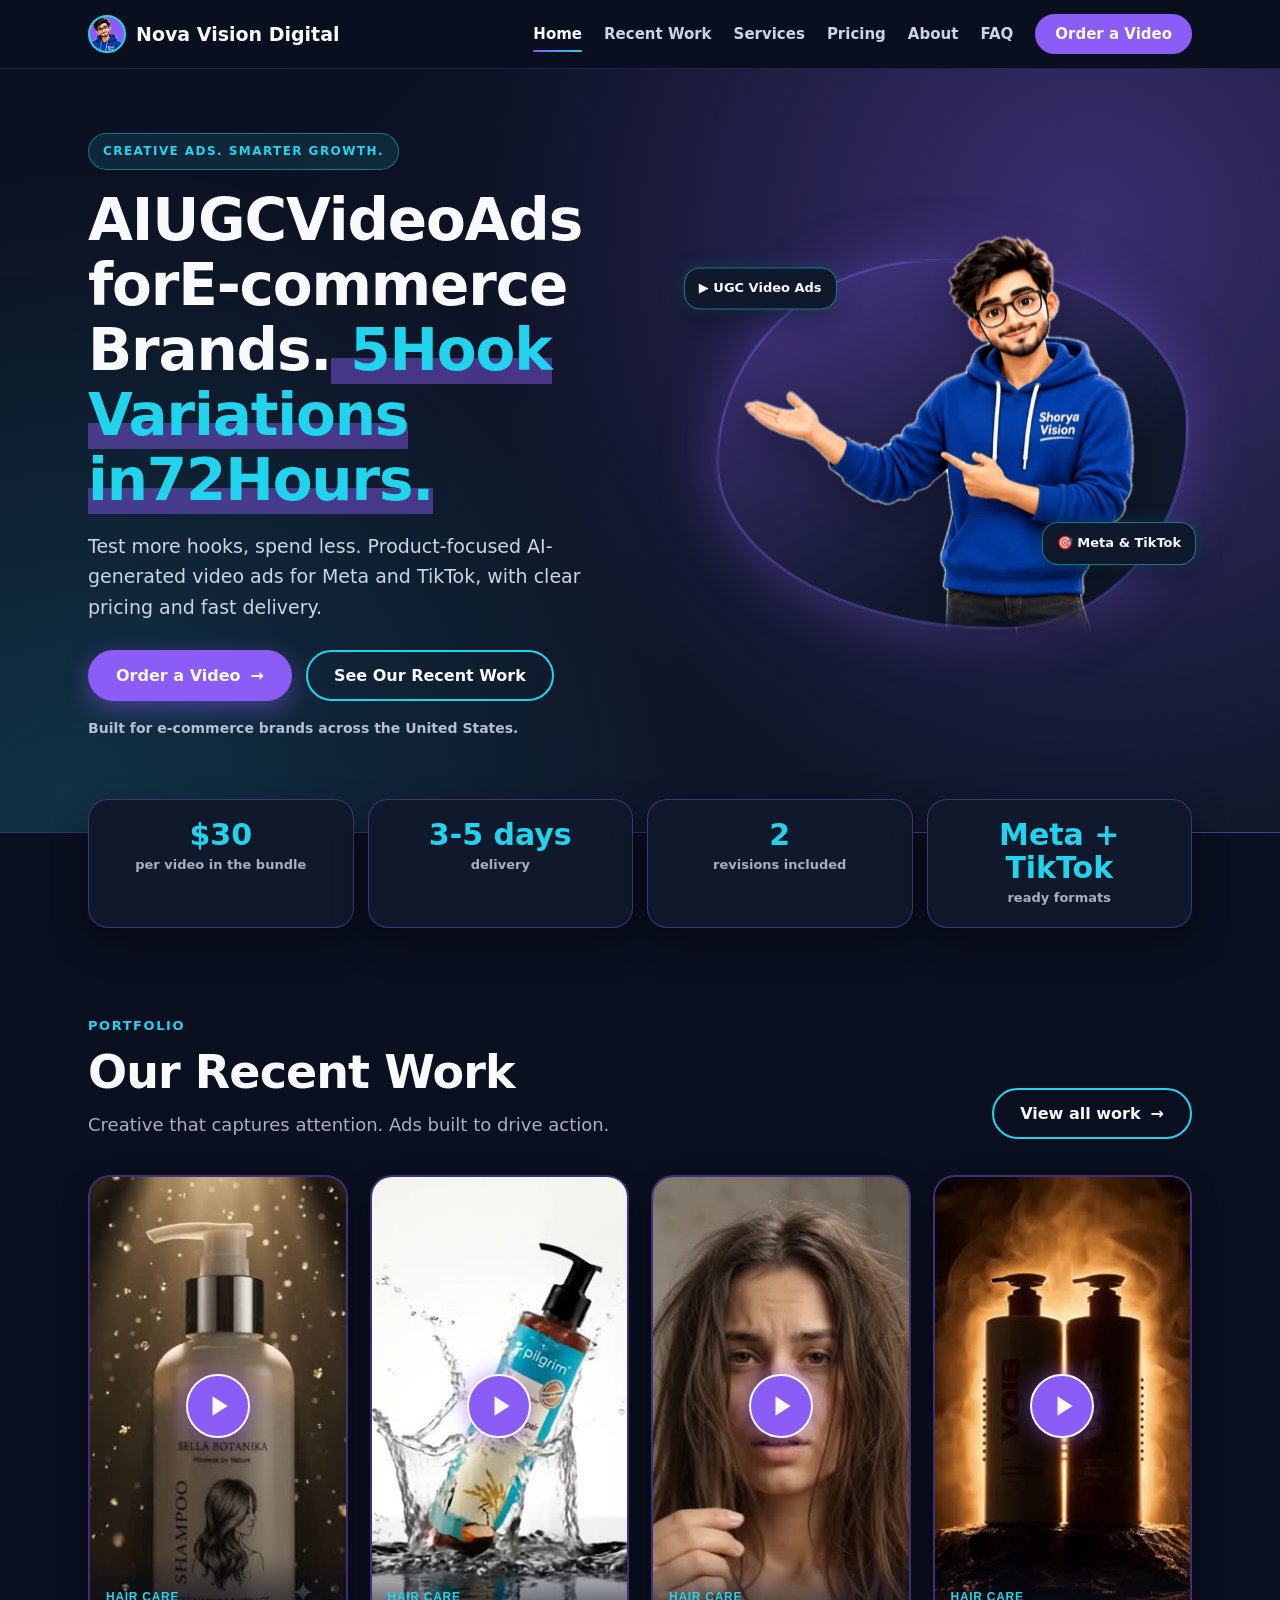
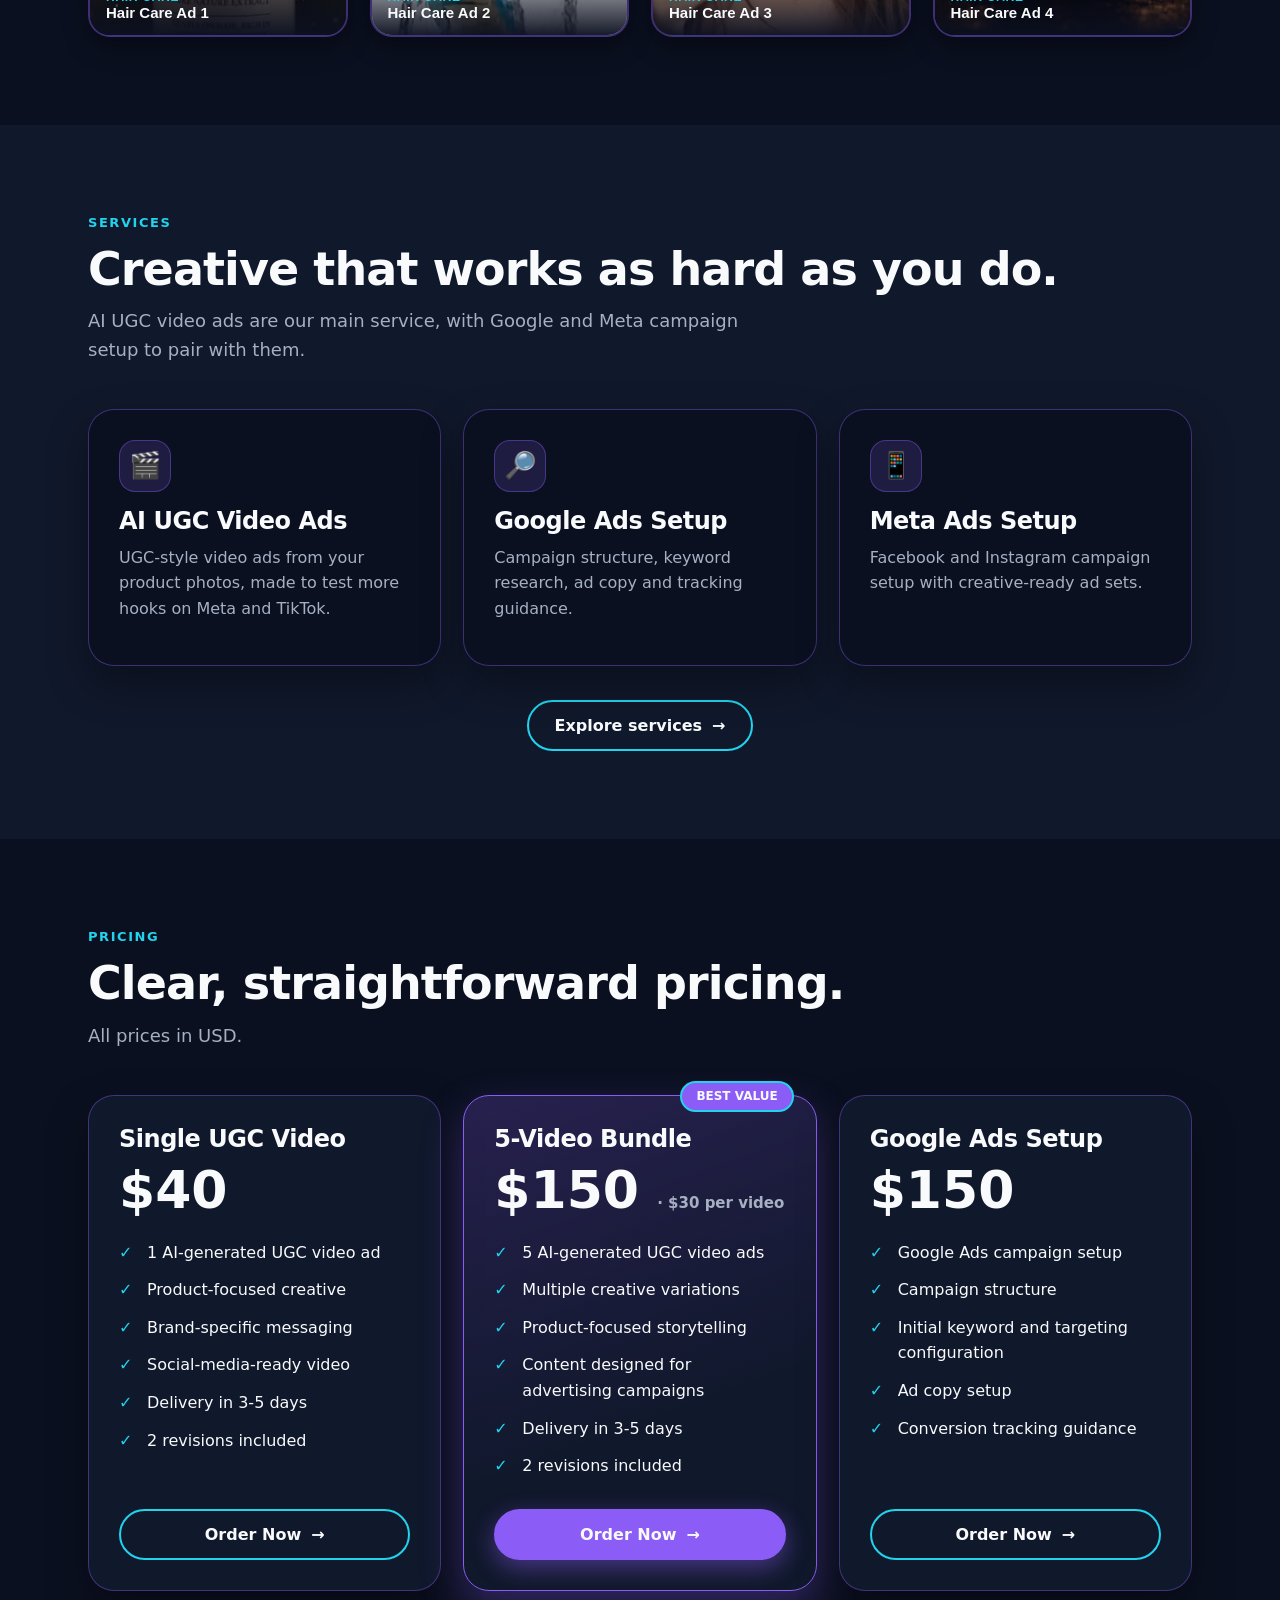
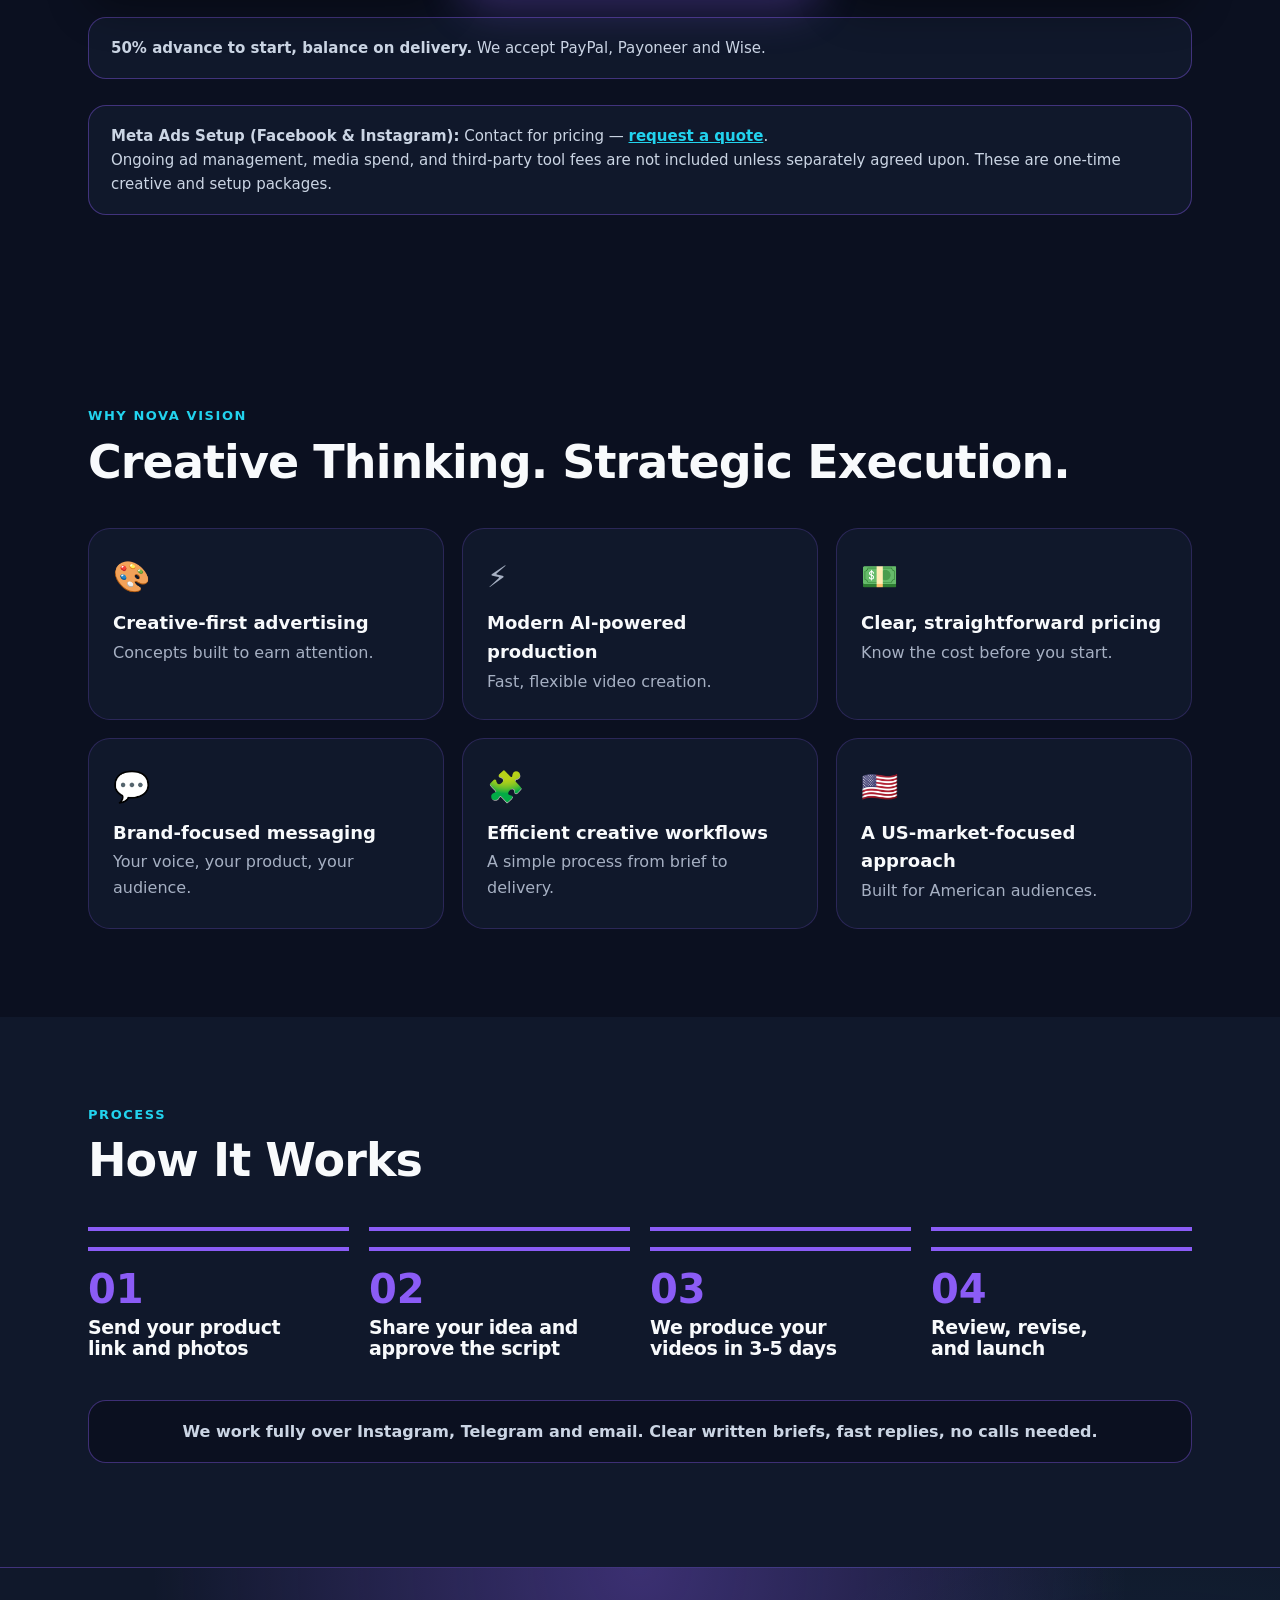
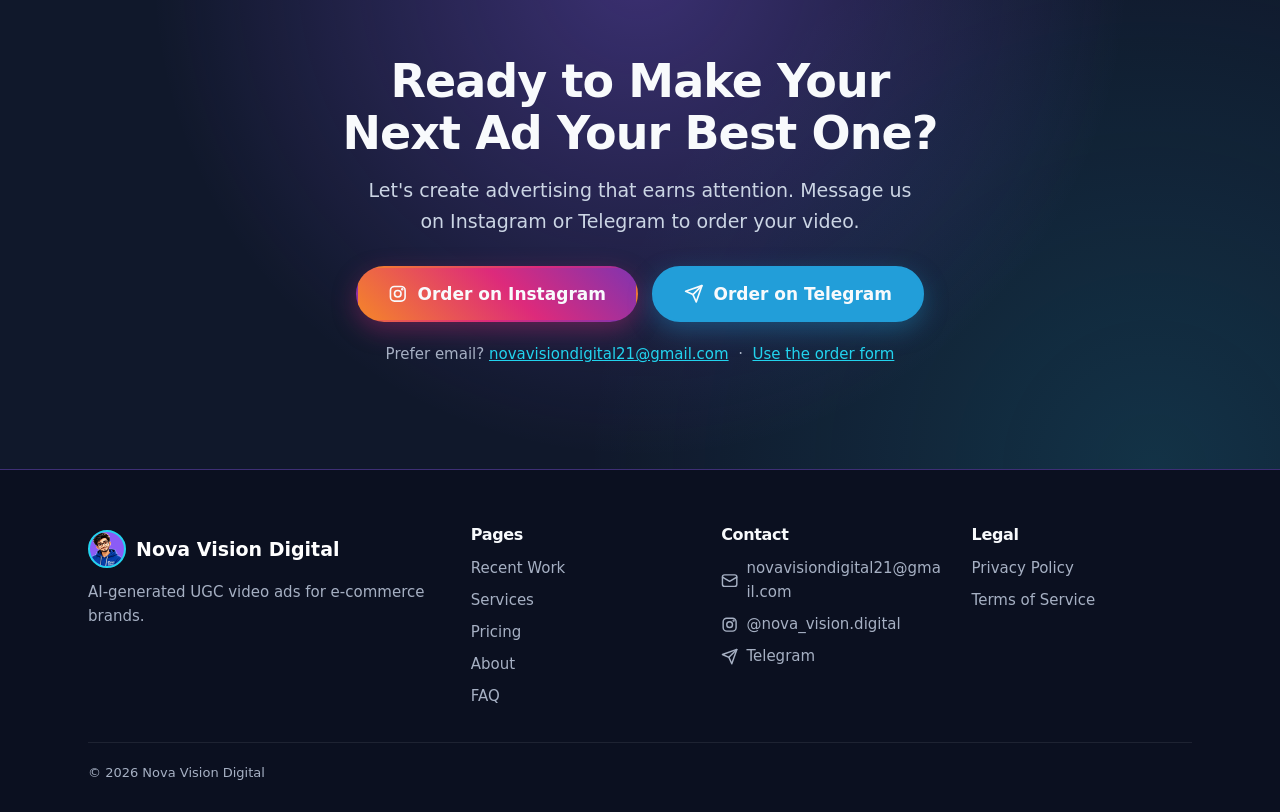
<file: index.html>
<!DOCTYPE html><html lang="en" class="no-js"><head><meta charset="utf-8"><meta name="viewport" content="width=device-width, initial-scale=1, viewport-fit=cover">
<title>Nova Vision Digital | AI UGC Video Ads for E-commerce Brands</title><meta name="description" content="AI UGC video ads for e-commerce brands. 5 hook variations in 72 hours, built for Meta and TikTok, with clear pricing. Order on Instagram or Telegram."><link rel="canonical" href="https://novavisiondigital.online/"><meta name="theme-color" content="#0B1020">
<meta property="og:title" content="Nova Vision Digital | AI UGC Video Ads for E-commerce Brands"><meta property="og:description" content="AI UGC video ads for e-commerce brands. 5 hook variations in 72 hours, built for Meta and TikTok, with clear pricing. Order on Instagram or Telegram."><meta property="og:type" content="website"><meta property="og:url" content="https://novavisiondigital.online/"><meta property="og:site_name" content="Nova Vision Digital"><meta property="og:image" content="https://novavisiondigital.online/assets/og-image.jpg"><meta property="og:image:width" content="1200"><meta property="og:image:height" content="630">
<meta name="twitter:card" content="summary_large_image"><meta name="twitter:title" content="Nova Vision Digital | AI UGC Video Ads for E-commerce Brands"><meta name="twitter:description" content="AI UGC video ads for e-commerce brands. 5 hook variations in 72 hours, built for Meta and TikTok, with clear pricing. Order on Instagram or Telegram."><meta name="twitter:image" content="https://novavisiondigital.online/assets/og-image.jpg">
<link rel="icon" href="/favicon.ico" sizes="any"><link rel="icon" type="image/png" sizes="32x32" href="/assets/favicon-32.png"><link rel="apple-touch-icon" href="/assets/apple-touch-icon.png">
<script>document.documentElement.classList.remove("no-js")</script>
<link rel="stylesheet" href="assets/css/style.css"><link rel="preconnect" href="https://cdnjs.cloudflare.com" crossorigin>
<script defer src="https://cdnjs.cloudflare.com/ajax/libs/gsap/3.12.5/gsap.min.js" crossorigin="anonymous" referrerpolicy="no-referrer"></script>
<script>(function(d){var r=d.documentElement;if(window.matchMedia&&matchMedia("(prefers-reduced-motion: reduce)").matches)return;r.classList.add("hero-pre");setTimeout(function(){r.classList.remove("hero-pre")},4000)})(document);</script>
</head><body>
<a class="skip" href="#main">Skip to content</a><svg width="0" height="0" style="position:absolute" aria-hidden="true" focusable="false"><defs>
<symbol id="i-ig" viewBox="0 0 24 24"><rect x="3" y="3" width="18" height="18" rx="5"/><circle cx="12" cy="12" r="4"/><circle cx="17.5" cy="6.5" r=".6" fill="currentColor"/></symbol>
<symbol id="i-tg" viewBox="0 0 24 24"><line x1="22" y1="2" x2="11" y2="13"/><polygon points="22 2 15 22 11 13 2 9 22 2"/></symbol>
<symbol id="i-mail" viewBox="0 0 24 24"><rect x="2" y="4" width="20" height="16" rx="3"/><polyline points="22 7 12 13 2 7"/></symbol>
<symbol id="i-play" viewBox="0 0 24 24"><polygon points="6 3 20 12 6 21"/></symbol>
<symbol id="i-menu" viewBox="0 0 24 24"><line x1="3" y1="6" x2="21" y2="6"/><line x1="3" y1="12" x2="21" y2="12"/><line x1="3" y1="18" x2="21" y2="18"/></symbol>
<symbol id="i-x" viewBox="0 0 24 24"><line x1="5" y1="5" x2="19" y2="19"/><line x1="19" y1="5" x2="5" y2="19"/></symbol>
</defs></svg><nav aria-label="Main"><div class="wrap"><a class="logo" href="index.html"><img class="lg" src="assets/logo.png" alt="" width="38" height="38">Nova Vision Digital</a>
<button id="mb" type="button" aria-expanded="false" aria-controls="lk" aria-label="Open menu"><svg class="ic-svg " aria-hidden="true"><use href="#i-menu"/></svg></button>
<div class="links" id="lk"><a href="index.html" aria-current="page">Home</a><a href="work.html">Recent Work</a><a href="services.html">Services</a><a href="pricing.html">Pricing</a><a href="reviews.html" data-needs-reviews hidden>Reviews</a><a href="about.html">About</a><a href="faq.html">FAQ</a><a class="btn p sm" href="order.html">Order a Video</a></div></div></nav><main id="main"><header class="hero"><div class="wrap hg"><div class="mh" aria-hidden="true">AI UGC Video Ads for E-commerce Brands.</div><div class="ht">
<span class="badge">CREATIVE ADS. SMARTER GROWTH.</span>
<h1><span class="hl">AI UGC Video Ads for E-commerce Brands. </span><em>5 Hook Variations in 72 Hours.</em></h1>
<p class="l">Test more hooks, spend less. Product-focused AI-generated video ads for Meta and TikTok, with clear pricing and fast delivery.</p>
<div class="cta"><a class="btn p arrow" href="order.html">Order a Video</a><a class="btn" href="work.html">See Our Recent Work</a></div>
<div class="trust">Built for e-commerce brands across the United States.</div></div>
<div class="stage"><div class="blob"></div><div class="fc a">▶ UGC Video Ads</div><div class="fc b">🎯 Meta &amp; TikTok</div>
<picture><source srcset="assets/hero-character-half.webp" type="image/webp"><img src="assets/hero-character-half.png" width="638" height="610" fetchpriority="high" decoding="async" alt="Cartoon-style character in a blue hoodie gesturing toward the agency's work"></picture></div><div class="facts m"><div><b>$30</b><span>per video in the bundle</span></div><div><b>3-5 days</b><span>delivery</span></div><div><b>2</b><span>revisions included</span></div><div><b>Meta + TikTok</b><span>ready formats</span></div></div></div></header>

<div class="wrap"><div class="facts"><div><b>$30</b><span>per video in the bundle</span></div><div><b>3-5 days</b><span>delivery</span></div><div><b>2</b><span>revisions included</span></div><div><b>Meta + TikTok</b><span>ready formats</span></div></div></div>

<section><div class="wrap"><div class="head-row"><div><div class="eyebrow">Portfolio</div><h2>Our Recent Work</h2><p class="sub">Creative that captures attention. Ads built to drive action.</p></div><a class="btn arrow" href="work.html">View all work</a></div>
<div class="grid" id="gal" data-limit="4"></div></div></section>

<section class="alt"><div class="wrap"><div class="eyebrow">Services</div><h2>Creative that works as hard as you do.</h2><p class="sub">AI UGC video ads are our main service, with Google and Meta campaign setup to pair with them.</p>
<div class="cards">
<article class="card rv"><div class="ic">🎬</div><h3>AI UGC Video Ads</h3><p>UGC-style video ads from your product photos, made to test more hooks on Meta and TikTok.</p></article>
<article class="card rv"><div class="ic">🔎</div><h3>Google Ads Setup</h3><p>Campaign structure, keyword research, ad copy and tracking guidance.</p></article>
<article class="card rv"><div class="ic">📱</div><h3>Meta Ads Setup</h3><p>Facebook and Instagram campaign setup with creative-ready ad sets.</p></article></div>
<div class="more"><a class="btn arrow" href="services.html">Explore services</a></div></div></section>

<section><div class="wrap"><div class="eyebrow">Pricing</div><h2>Clear, straightforward pricing.</h2><p class="sub">All prices in USD.</p>
<div class="cards">
<article class="card rv"><h3>Single UGC Video</h3><div class="price">$40</div><ul class="ck"><li>1 AI-generated UGC video ad</li><li>Product-focused creative</li><li>Brand-specific messaging</li><li>Social-media-ready video</li><li>Delivery in 3-5 days</li><li>2 revisions included</li></ul><a class="btn arrow" href="order.html?service=Single%20UGC%20Video">Order Now</a></article>
<article class="card best rv"><span class="tag">BEST VALUE</span><h3>5-Video Bundle</h3><div class="price">$150 <small>· $30 per video</small></div><ul class="ck"><li>5 AI-generated UGC video ads</li><li>Multiple creative variations</li><li>Product-focused storytelling</li><li>Content designed for advertising campaigns</li><li>Delivery in 3-5 days</li><li>2 revisions included</li></ul><a class="btn p arrow" href="order.html?service=5-Video%20Bundle">Order Now</a></article>
<article class="card rv"><h3>Google Ads Setup</h3><div class="price">$150</div><ul class="ck"><li>Google Ads campaign setup</li><li>Campaign structure</li><li>Initial keyword and targeting configuration</li><li>Ad copy setup</li><li>Conversion tracking guidance</li></ul><a class="btn arrow" href="order.html?service=Google%20Ads%20Setup">Order Now</a></article>
</div>
<p class="note"><b>50% advance to start, balance on delivery.</b> We accept PayPal, Payoneer and Wise.</p>
<p class="note"><b>Meta Ads Setup (Facebook &amp; Instagram):</b> Contact for pricing — <a href="order.html?service=Meta%20Ads%20Setup"><b>request a quote</b></a>.<br>Ongoing ad management, media spend, and third-party tool fees are not included unless separately agreed upon. These are one-time creative and setup packages.</p>
</div></section>

<section class="alt" data-needs-reviews hidden><div class="wrap"><div class="eyebrow">Reviews</div><h2>What Our Clients Say</h2><p class="sub">Feedback from brands we have worked with.</p><div class="rvw" id="rv" data-limit="3"></div><div class="more"><a class="btn arrow" href="reviews.html">Read all reviews</a></div></div></section>

<section class=""><div class="wrap"><div class="eyebrow">Why Nova Vision</div><h2>Creative Thinking. Strategic Execution.</h2><div class="why">
<div class="rv"><span class="e">🎨</span><b>Creative-first advertising</b>Concepts built to earn attention.</div>
<div class="rv"><span class="e">⚡</span><b>Modern AI-powered production</b>Fast, flexible video creation.</div>
<div class="rv"><span class="e">💵</span><b>Clear, straightforward pricing</b>Know the cost before you start.</div>
<div class="rv"><span class="e">💬</span><b>Brand-focused messaging</b>Your voice, your product, your audience.</div>
<div class="rv"><span class="e">🧩</span><b>Efficient creative workflows</b>A simple process from brief to delivery.</div>
<div class="rv"><span class="e">🇺🇸</span><b>A US-market-focused approach</b>Built for American audiences.</div></div></div></section>

<section class="alt"><div class="wrap"><div class="eyebrow">Process</div><h2>How It Works</h2><div class="steps">
<div class="rv"><div class="n">01</div><h3>Send your product link and photos</h3></div>
<div class="rv"><div class="n">02</div><h3>Share your idea and approve the script</h3></div>
<div class="rv"><div class="n">03</div><h3>We produce your videos in 3-5 days</h3></div>
<div class="rv"><div class="n">04</div><h3>Review, revise, and launch</h3></div></div>
<p class="steps-note">We work fully over Instagram, Telegram and email. Clear written briefs, fast replies, no calls needed.</p></div></section>

<section class="final"><div class="wrap"><h2>Ready to Make Your Next Ad Your Best One?</h2><p class="lead">Let's create advertising that earns attention. Message us on Instagram or Telegram to order your video.</p><div class="order-btns"><a class="btn ig xl" data-ig href="https://www.instagram.com/nova_vision.digital" target="_blank" rel="noopener"><svg class="ic-svg " aria-hidden="true"><use href="#i-ig"/></svg> Order on Instagram</a><a class="btn tg xl" data-tg href="#" target="_blank" rel="noopener" hidden><svg class="ic-svg " aria-hidden="true"><use href="#i-tg"/></svg> Order on Telegram</a></div>
<p class="alt-line">Prefer email? <a data-mail="text" href="mailto:novavisiondigital21@gmail.com">novavisiondigital21@gmail.com</a> &nbsp;·&nbsp; <a href="order.html">Use the order form</a></p></div></section></main><footer><div class="wrap"><div class="fg"><div><a class="logo" href="index.html"><img class="lg" src="assets/logo.png" alt="" width="38" height="38" loading="lazy">Nova Vision Digital</a><p>AI-generated UGC video ads for e-commerce brands.</p></div>
<div><h4>Pages</h4><a href="work.html">Recent Work</a><a href="services.html">Services</a><a href="pricing.html">Pricing</a><a href="about.html">About</a><a href="faq.html">FAQ</a></div>
<div><h4>Contact</h4><a data-mail href="mailto:novavisiondigital21@gmail.com"><svg class="ic-svg " aria-hidden="true"><use href="#i-mail"/></svg><span data-mailtext>novavisiondigital21@gmail.com</span></a><a data-ig href="https://www.instagram.com/nova_vision.digital" target="_blank" rel="noopener"><svg class="ic-svg " aria-hidden="true"><use href="#i-ig"/></svg><span>@nova_vision.digital</span></a><a data-tg href="#" target="_blank" rel="noopener" hidden><svg class="ic-svg " aria-hidden="true"><use href="#i-tg"/></svg><span>Telegram</span></a></div>
<div><h4>Legal</h4><a href="privacy.html">Privacy Policy</a><a href="terms.html">Terms of Service</a></div></div>
<p class="copy">© 2026 Nova Vision Digital</p></div></footer><script src="assets/js/config.js"></script><script src="assets/js/reviews.js"></script><script defer src="assets/js/site.js"></script><script defer src="assets/js/hero.js"></script></body></html>
</file>
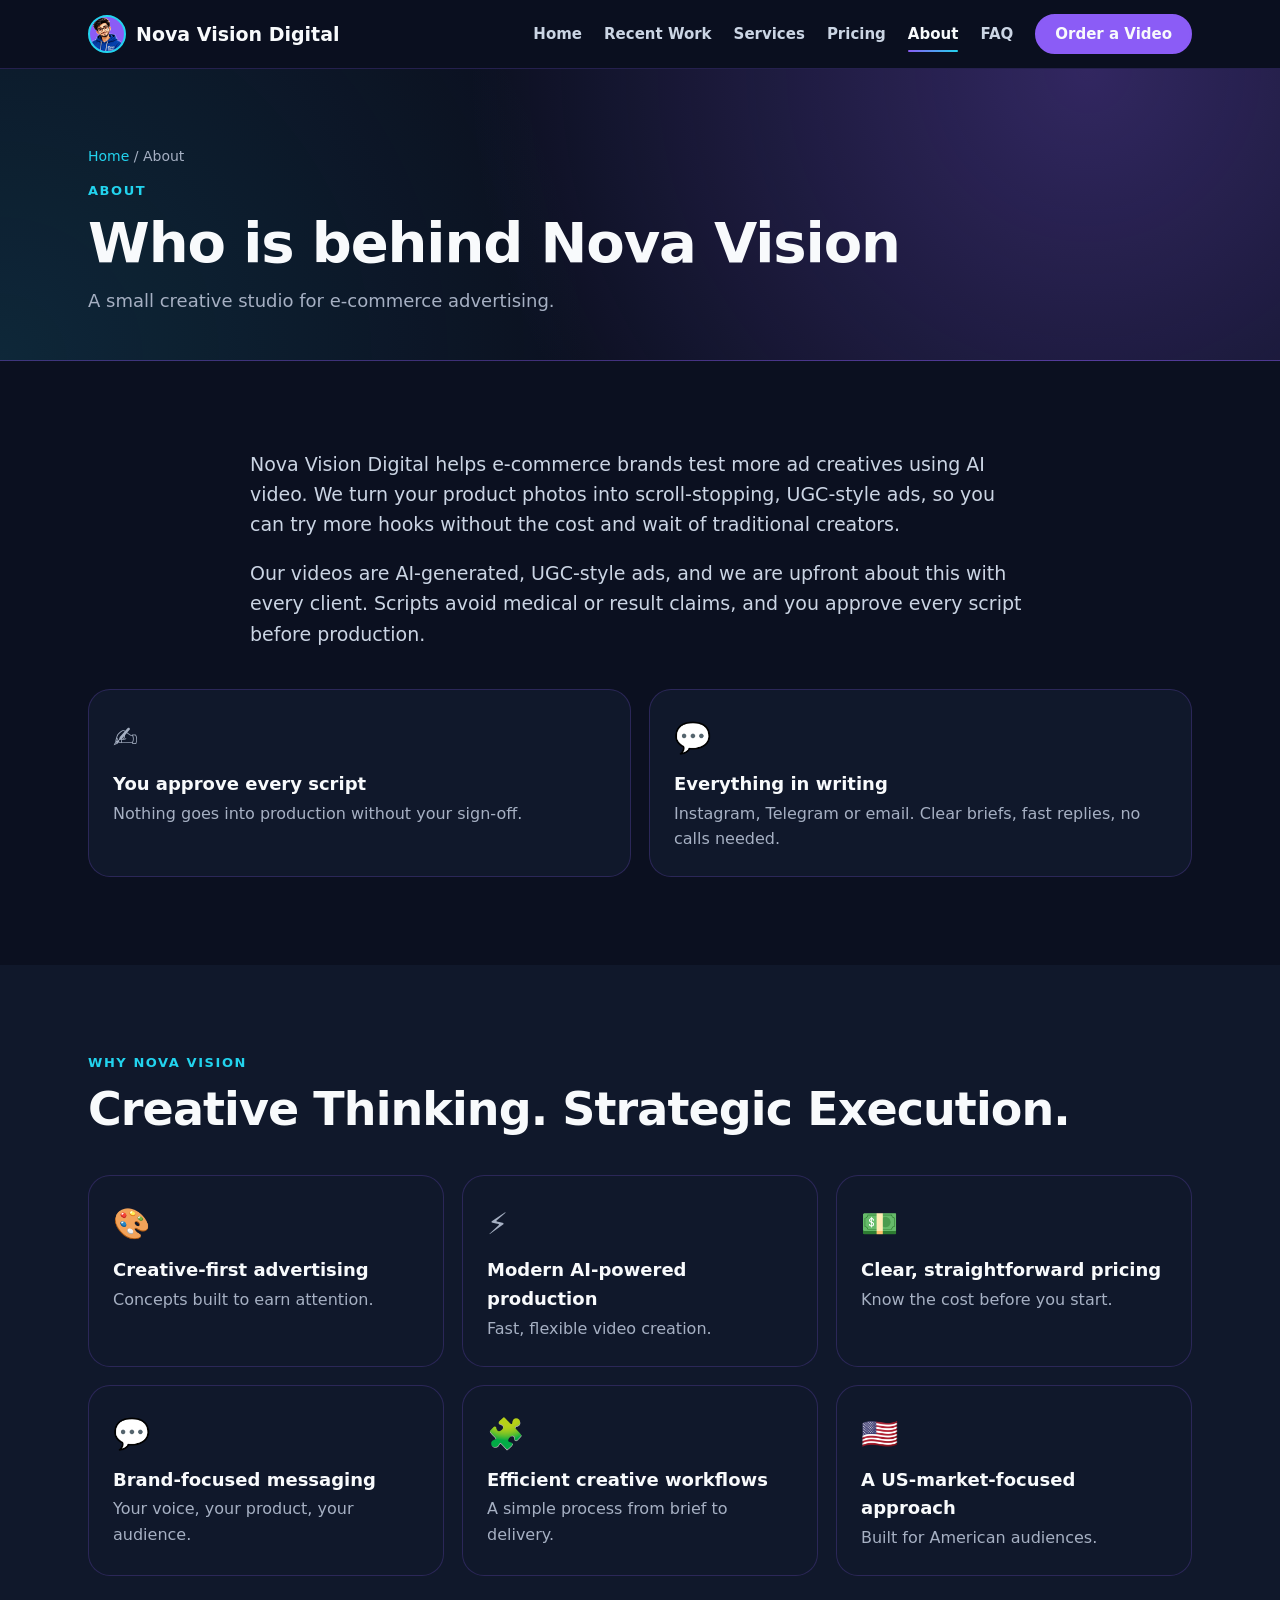
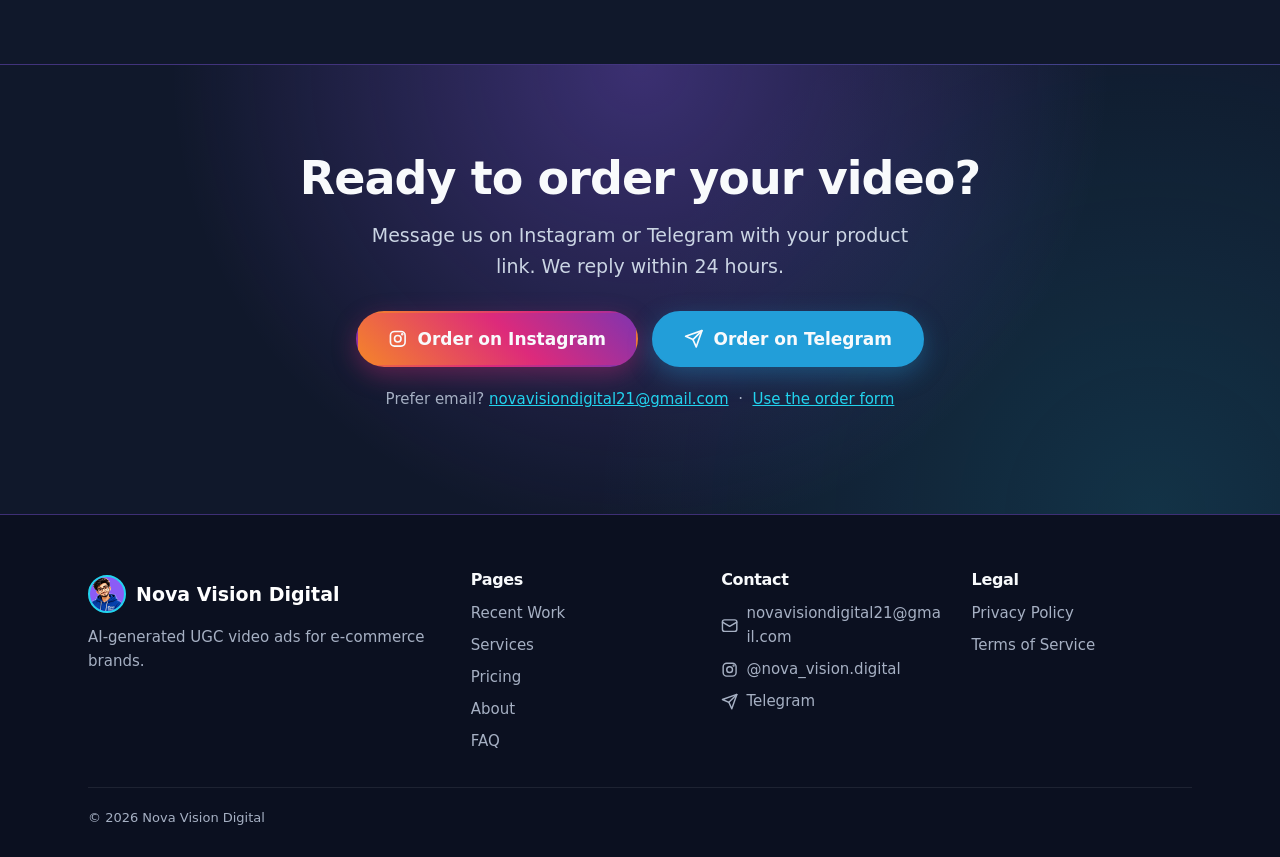
<file: about.html>
<!DOCTYPE html><html lang="en" class="no-js"><head><meta charset="utf-8"><meta name="viewport" content="width=device-width, initial-scale=1, viewport-fit=cover">
<title>About | Nova Vision Digital</title><meta name="description" content="About Nova Vision Digital, an AI UGC video ad studio for e-commerce brands."><link rel="canonical" href="https://novavisiondigital.online/about.html"><meta name="theme-color" content="#0B1020">
<meta property="og:title" content="About | Nova Vision Digital"><meta property="og:description" content="About Nova Vision Digital, an AI UGC video ad studio for e-commerce brands."><meta property="og:type" content="website"><meta property="og:url" content="https://novavisiondigital.online/about.html"><meta property="og:site_name" content="Nova Vision Digital"><meta property="og:image" content="https://novavisiondigital.online/assets/og-image.jpg"><meta property="og:image:width" content="1200"><meta property="og:image:height" content="630">
<meta name="twitter:card" content="summary_large_image"><meta name="twitter:title" content="About | Nova Vision Digital"><meta name="twitter:description" content="About Nova Vision Digital, an AI UGC video ad studio for e-commerce brands."><meta name="twitter:image" content="https://novavisiondigital.online/assets/og-image.jpg">
<link rel="icon" href="/favicon.ico" sizes="any"><link rel="icon" type="image/png" sizes="32x32" href="/assets/favicon-32.png"><link rel="apple-touch-icon" href="/assets/apple-touch-icon.png">
<script>document.documentElement.classList.remove("no-js")</script>
<link rel="stylesheet" href="assets/css/style.css">
</head><body>
<a class="skip" href="#main">Skip to content</a><svg width="0" height="0" style="position:absolute" aria-hidden="true" focusable="false"><defs>
<symbol id="i-ig" viewBox="0 0 24 24"><rect x="3" y="3" width="18" height="18" rx="5"/><circle cx="12" cy="12" r="4"/><circle cx="17.5" cy="6.5" r=".6" fill="currentColor"/></symbol>
<symbol id="i-tg" viewBox="0 0 24 24"><line x1="22" y1="2" x2="11" y2="13"/><polygon points="22 2 15 22 11 13 2 9 22 2"/></symbol>
<symbol id="i-mail" viewBox="0 0 24 24"><rect x="2" y="4" width="20" height="16" rx="3"/><polyline points="22 7 12 13 2 7"/></symbol>
<symbol id="i-play" viewBox="0 0 24 24"><polygon points="6 3 20 12 6 21"/></symbol>
<symbol id="i-menu" viewBox="0 0 24 24"><line x1="3" y1="6" x2="21" y2="6"/><line x1="3" y1="12" x2="21" y2="12"/><line x1="3" y1="18" x2="21" y2="18"/></symbol>
<symbol id="i-x" viewBox="0 0 24 24"><line x1="5" y1="5" x2="19" y2="19"/><line x1="19" y1="5" x2="5" y2="19"/></symbol>
</defs></svg><nav aria-label="Main"><div class="wrap"><a class="logo" href="index.html"><img class="lg" src="assets/logo.png" alt="" width="38" height="38">Nova Vision Digital</a>
<button id="mb" type="button" aria-expanded="false" aria-controls="lk" aria-label="Open menu"><svg class="ic-svg " aria-hidden="true"><use href="#i-menu"/></svg></button>
<div class="links" id="lk"><a href="index.html">Home</a><a href="work.html">Recent Work</a><a href="services.html">Services</a><a href="pricing.html">Pricing</a><a href="reviews.html" data-needs-reviews hidden>Reviews</a><a href="about.html" aria-current="page">About</a><a href="faq.html">FAQ</a><a class="btn p sm" href="order.html">Order a Video</a></div></div></nav><main id="main"><header class="phead"><div class="wrap"><div class="crumbs"><a href="index.html">Home</a> / About</div><div class="eyebrow">About</div><h1>Who is behind Nova Vision</h1><p class="sub">A small creative studio for e-commerce advertising.</p></div></header>
<section><div class="wrap"><div class="about"><p style="margin-top:0">Nova Vision Digital helps e-commerce brands test more ad creatives using AI video. We turn your product photos into scroll-stopping, UGC-style ads, so you can try more hooks without the cost and wait of traditional creators.</p>
<p>Our videos are AI-generated, UGC-style ads, and we are upfront about this with every client. Scripts avoid medical or result claims, and you approve every script before production.</p></div>
<div class="about-grid"><div class="why" style="grid-template-columns:1fr;margin:0"><div><span class="e">✍️</span><b>You approve every script</b>Nothing goes into production without your sign-off.</div></div>
<div class="why" style="grid-template-columns:1fr;margin:0"><div><span class="e">💬</span><b>Everything in writing</b>Instagram, Telegram or email. Clear briefs, fast replies, no calls needed.</div></div></div></div></section>
<section class="alt"><div class="wrap"><div class="eyebrow">Why Nova Vision</div><h2>Creative Thinking. Strategic Execution.</h2><div class="why">
<div class="rv"><span class="e">🎨</span><b>Creative-first advertising</b>Concepts built to earn attention.</div>
<div class="rv"><span class="e">⚡</span><b>Modern AI-powered production</b>Fast, flexible video creation.</div>
<div class="rv"><span class="e">💵</span><b>Clear, straightforward pricing</b>Know the cost before you start.</div>
<div class="rv"><span class="e">💬</span><b>Brand-focused messaging</b>Your voice, your product, your audience.</div>
<div class="rv"><span class="e">🧩</span><b>Efficient creative workflows</b>A simple process from brief to delivery.</div>
<div class="rv"><span class="e">🇺🇸</span><b>A US-market-focused approach</b>Built for American audiences.</div></div></div></section>
<section class="final"><div class="wrap"><h2>Ready to order your video?</h2><p class="lead">Message us on Instagram or Telegram with your product link. We reply within 24 hours.</p><div class="order-btns"><a class="btn ig xl" data-ig href="https://www.instagram.com/nova_vision.digital" target="_blank" rel="noopener"><svg class="ic-svg " aria-hidden="true"><use href="#i-ig"/></svg> Order on Instagram</a><a class="btn tg xl" data-tg href="#" target="_blank" rel="noopener" hidden><svg class="ic-svg " aria-hidden="true"><use href="#i-tg"/></svg> Order on Telegram</a></div>
<p class="alt-line">Prefer email? <a data-mail="text" href="mailto:novavisiondigital21@gmail.com">novavisiondigital21@gmail.com</a> &nbsp;·&nbsp; <a href="order.html">Use the order form</a></p></div></section></main><footer><div class="wrap"><div class="fg"><div><a class="logo" href="index.html"><img class="lg" src="assets/logo.png" alt="" width="38" height="38" loading="lazy">Nova Vision Digital</a><p>AI-generated UGC video ads for e-commerce brands.</p></div>
<div><h4>Pages</h4><a href="work.html">Recent Work</a><a href="services.html">Services</a><a href="pricing.html">Pricing</a><a href="about.html">About</a><a href="faq.html">FAQ</a></div>
<div><h4>Contact</h4><a data-mail href="mailto:novavisiondigital21@gmail.com"><svg class="ic-svg " aria-hidden="true"><use href="#i-mail"/></svg><span data-mailtext>novavisiondigital21@gmail.com</span></a><a data-ig href="https://www.instagram.com/nova_vision.digital" target="_blank" rel="noopener"><svg class="ic-svg " aria-hidden="true"><use href="#i-ig"/></svg><span>@nova_vision.digital</span></a><a data-tg href="#" target="_blank" rel="noopener" hidden><svg class="ic-svg " aria-hidden="true"><use href="#i-tg"/></svg><span>Telegram</span></a></div>
<div><h4>Legal</h4><a href="privacy.html">Privacy Policy</a><a href="terms.html">Terms of Service</a></div></div>
<p class="copy">© 2026 Nova Vision Digital</p></div></footer><script src="assets/js/config.js"></script><script src="assets/js/reviews.js"></script><script defer src="assets/js/site.js"></script></body></html>
</file>
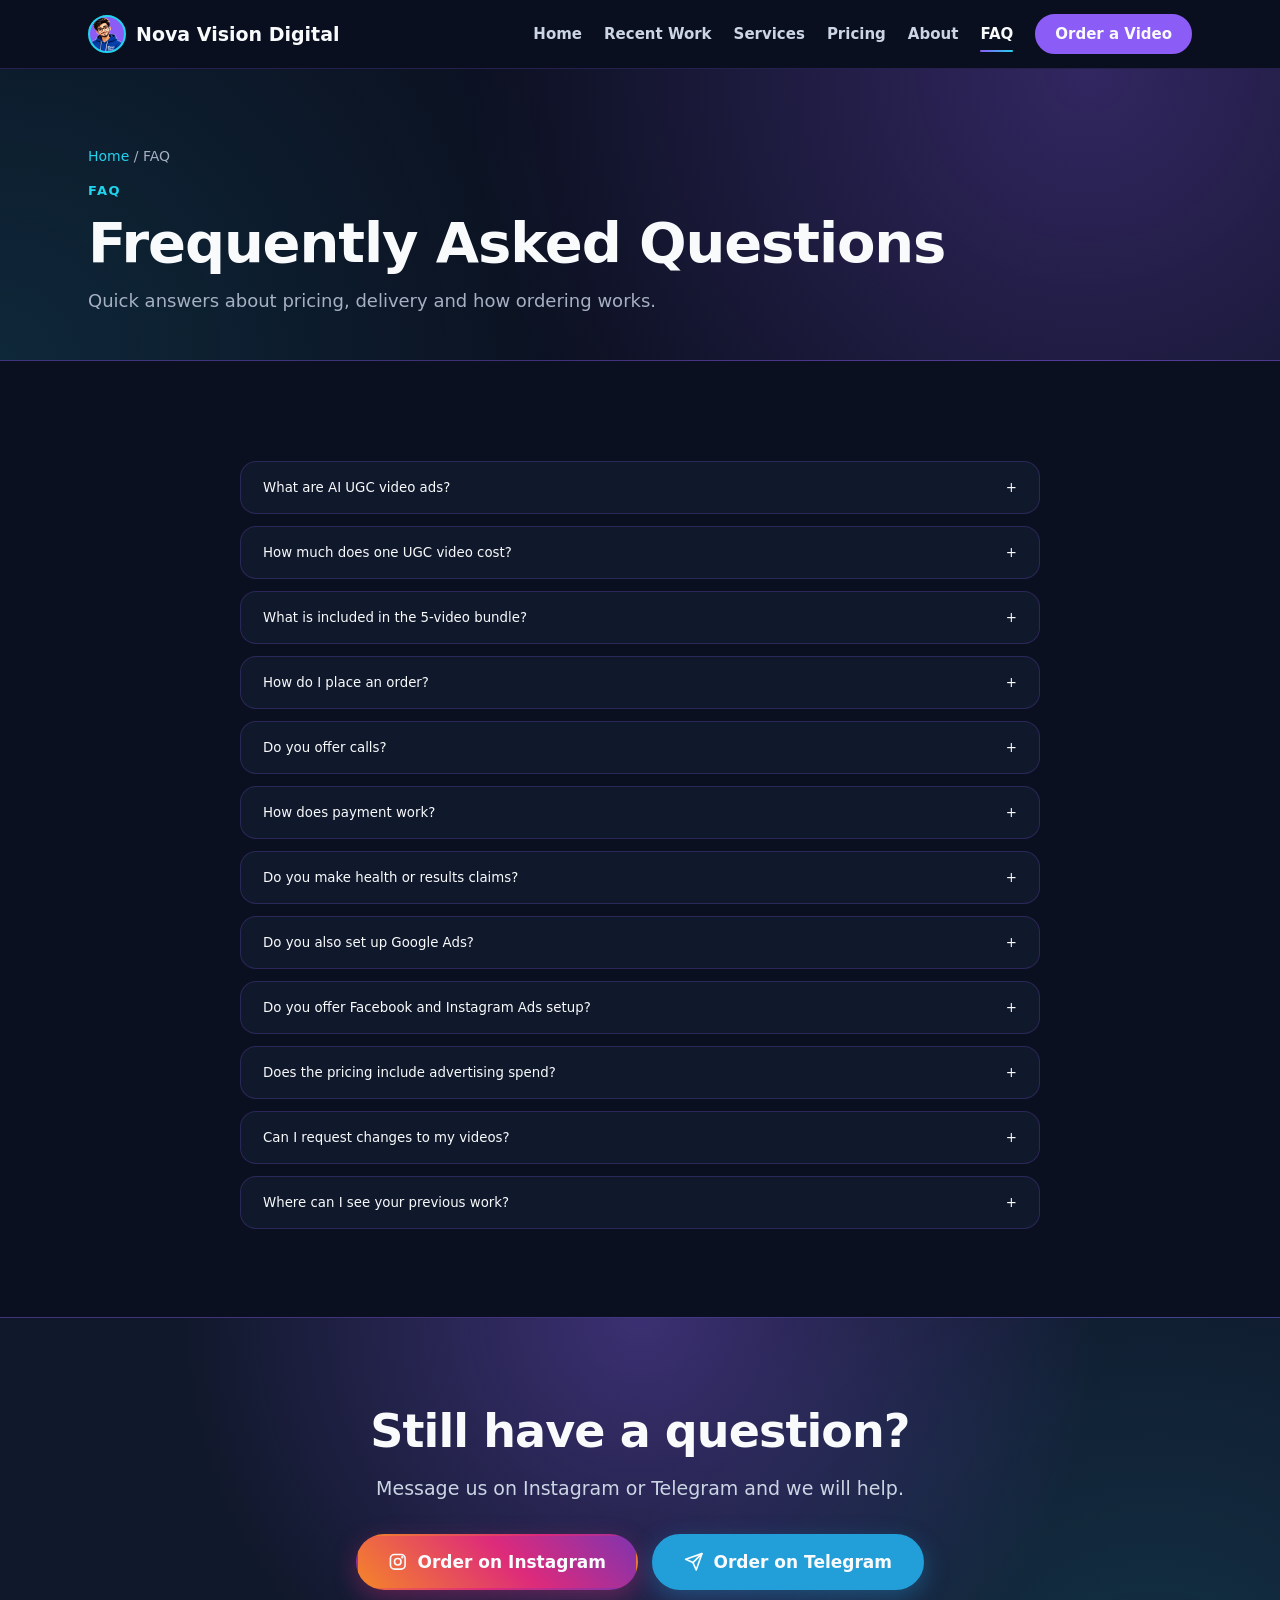
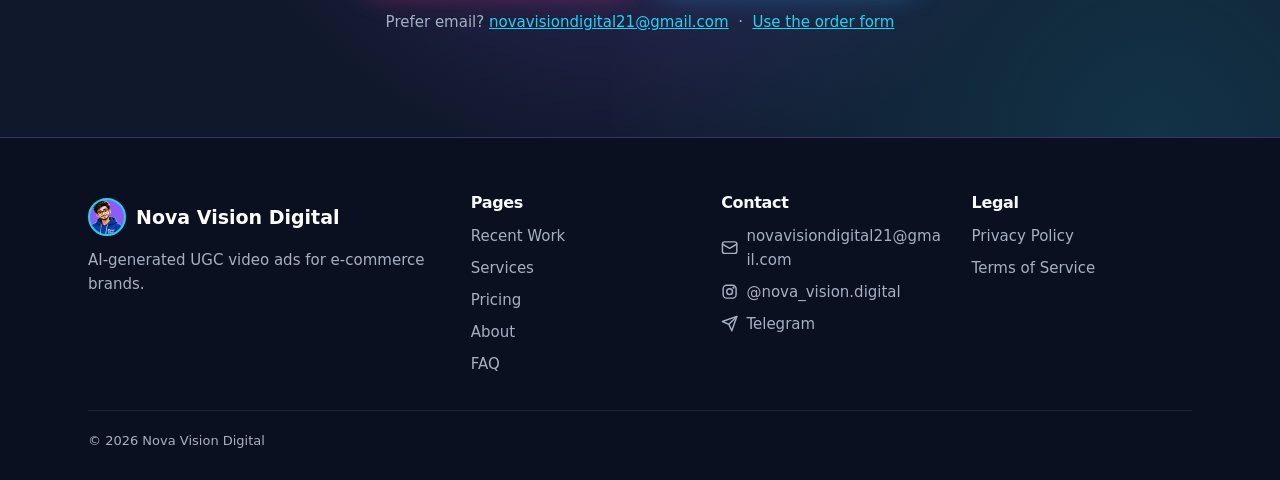
<file: faq.html>
<!DOCTYPE html><html lang="en" class="no-js"><head><meta charset="utf-8"><meta name="viewport" content="width=device-width, initial-scale=1, viewport-fit=cover">
<title>FAQ | Nova Vision Digital</title><meta name="description" content="Answers about AI UGC video ads, pricing, delivery, revisions and payment."><link rel="canonical" href="https://novavisiondigital.online/faq.html"><meta name="theme-color" content="#0B1020">
<meta property="og:title" content="FAQ | Nova Vision Digital"><meta property="og:description" content="Answers about AI UGC video ads, pricing, delivery, revisions and payment."><meta property="og:type" content="website"><meta property="og:url" content="https://novavisiondigital.online/faq.html"><meta property="og:site_name" content="Nova Vision Digital"><meta property="og:image" content="https://novavisiondigital.online/assets/og-image.jpg"><meta property="og:image:width" content="1200"><meta property="og:image:height" content="630">
<meta name="twitter:card" content="summary_large_image"><meta name="twitter:title" content="FAQ | Nova Vision Digital"><meta name="twitter:description" content="Answers about AI UGC video ads, pricing, delivery, revisions and payment."><meta name="twitter:image" content="https://novavisiondigital.online/assets/og-image.jpg">
<link rel="icon" href="/favicon.ico" sizes="any"><link rel="icon" type="image/png" sizes="32x32" href="/assets/favicon-32.png"><link rel="apple-touch-icon" href="/assets/apple-touch-icon.png">
<script>document.documentElement.classList.remove("no-js")</script>
<link rel="stylesheet" href="assets/css/style.css">
</head><body>
<a class="skip" href="#main">Skip to content</a><svg width="0" height="0" style="position:absolute" aria-hidden="true" focusable="false"><defs>
<symbol id="i-ig" viewBox="0 0 24 24"><rect x="3" y="3" width="18" height="18" rx="5"/><circle cx="12" cy="12" r="4"/><circle cx="17.5" cy="6.5" r=".6" fill="currentColor"/></symbol>
<symbol id="i-tg" viewBox="0 0 24 24"><line x1="22" y1="2" x2="11" y2="13"/><polygon points="22 2 15 22 11 13 2 9 22 2"/></symbol>
<symbol id="i-mail" viewBox="0 0 24 24"><rect x="2" y="4" width="20" height="16" rx="3"/><polyline points="22 7 12 13 2 7"/></symbol>
<symbol id="i-play" viewBox="0 0 24 24"><polygon points="6 3 20 12 6 21"/></symbol>
<symbol id="i-menu" viewBox="0 0 24 24"><line x1="3" y1="6" x2="21" y2="6"/><line x1="3" y1="12" x2="21" y2="12"/><line x1="3" y1="18" x2="21" y2="18"/></symbol>
<symbol id="i-x" viewBox="0 0 24 24"><line x1="5" y1="5" x2="19" y2="19"/><line x1="19" y1="5" x2="5" y2="19"/></symbol>
</defs></svg><nav aria-label="Main"><div class="wrap"><a class="logo" href="index.html"><img class="lg" src="assets/logo.png" alt="" width="38" height="38">Nova Vision Digital</a>
<button id="mb" type="button" aria-expanded="false" aria-controls="lk" aria-label="Open menu"><svg class="ic-svg " aria-hidden="true"><use href="#i-menu"/></svg></button>
<div class="links" id="lk"><a href="index.html">Home</a><a href="work.html">Recent Work</a><a href="services.html">Services</a><a href="pricing.html">Pricing</a><a href="reviews.html" data-needs-reviews hidden>Reviews</a><a href="about.html">About</a><a href="faq.html" aria-current="page">FAQ</a><a class="btn p sm" href="order.html">Order a Video</a></div></div></nav><main id="main"><header class="phead"><div class="wrap"><div class="crumbs"><a href="index.html">Home</a> / FAQ</div><div class="eyebrow">FAQ</div><h1>Frequently Asked Questions</h1><p class="sub">Quick answers about pricing, delivery and how ordering works.</p></div></header>
<section><div class="wrap"><div class="faq" id="fq" style="margin-top:0"></div></div></section>
<section class="final"><div class="wrap"><h2>Still have a question?</h2><p class="lead">Message us on Instagram or Telegram and we will help.</p><div class="order-btns"><a class="btn ig xl" data-ig href="https://www.instagram.com/nova_vision.digital" target="_blank" rel="noopener"><svg class="ic-svg " aria-hidden="true"><use href="#i-ig"/></svg> Order on Instagram</a><a class="btn tg xl" data-tg href="#" target="_blank" rel="noopener" hidden><svg class="ic-svg " aria-hidden="true"><use href="#i-tg"/></svg> Order on Telegram</a></div>
<p class="alt-line">Prefer email? <a data-mail="text" href="mailto:novavisiondigital21@gmail.com">novavisiondigital21@gmail.com</a> &nbsp;·&nbsp; <a href="order.html">Use the order form</a></p></div></section></main><footer><div class="wrap"><div class="fg"><div><a class="logo" href="index.html"><img class="lg" src="assets/logo.png" alt="" width="38" height="38" loading="lazy">Nova Vision Digital</a><p>AI-generated UGC video ads for e-commerce brands.</p></div>
<div><h4>Pages</h4><a href="work.html">Recent Work</a><a href="services.html">Services</a><a href="pricing.html">Pricing</a><a href="about.html">About</a><a href="faq.html">FAQ</a></div>
<div><h4>Contact</h4><a data-mail href="mailto:novavisiondigital21@gmail.com"><svg class="ic-svg " aria-hidden="true"><use href="#i-mail"/></svg><span data-mailtext>novavisiondigital21@gmail.com</span></a><a data-ig href="https://www.instagram.com/nova_vision.digital" target="_blank" rel="noopener"><svg class="ic-svg " aria-hidden="true"><use href="#i-ig"/></svg><span>@nova_vision.digital</span></a><a data-tg href="#" target="_blank" rel="noopener" hidden><svg class="ic-svg " aria-hidden="true"><use href="#i-tg"/></svg><span>Telegram</span></a></div>
<div><h4>Legal</h4><a href="privacy.html">Privacy Policy</a><a href="terms.html">Terms of Service</a></div></div>
<p class="copy">© 2026 Nova Vision Digital</p></div></footer><script src="assets/js/config.js"></script><script src="assets/js/reviews.js"></script><script defer src="assets/js/site.js"></script></body></html>
</file>
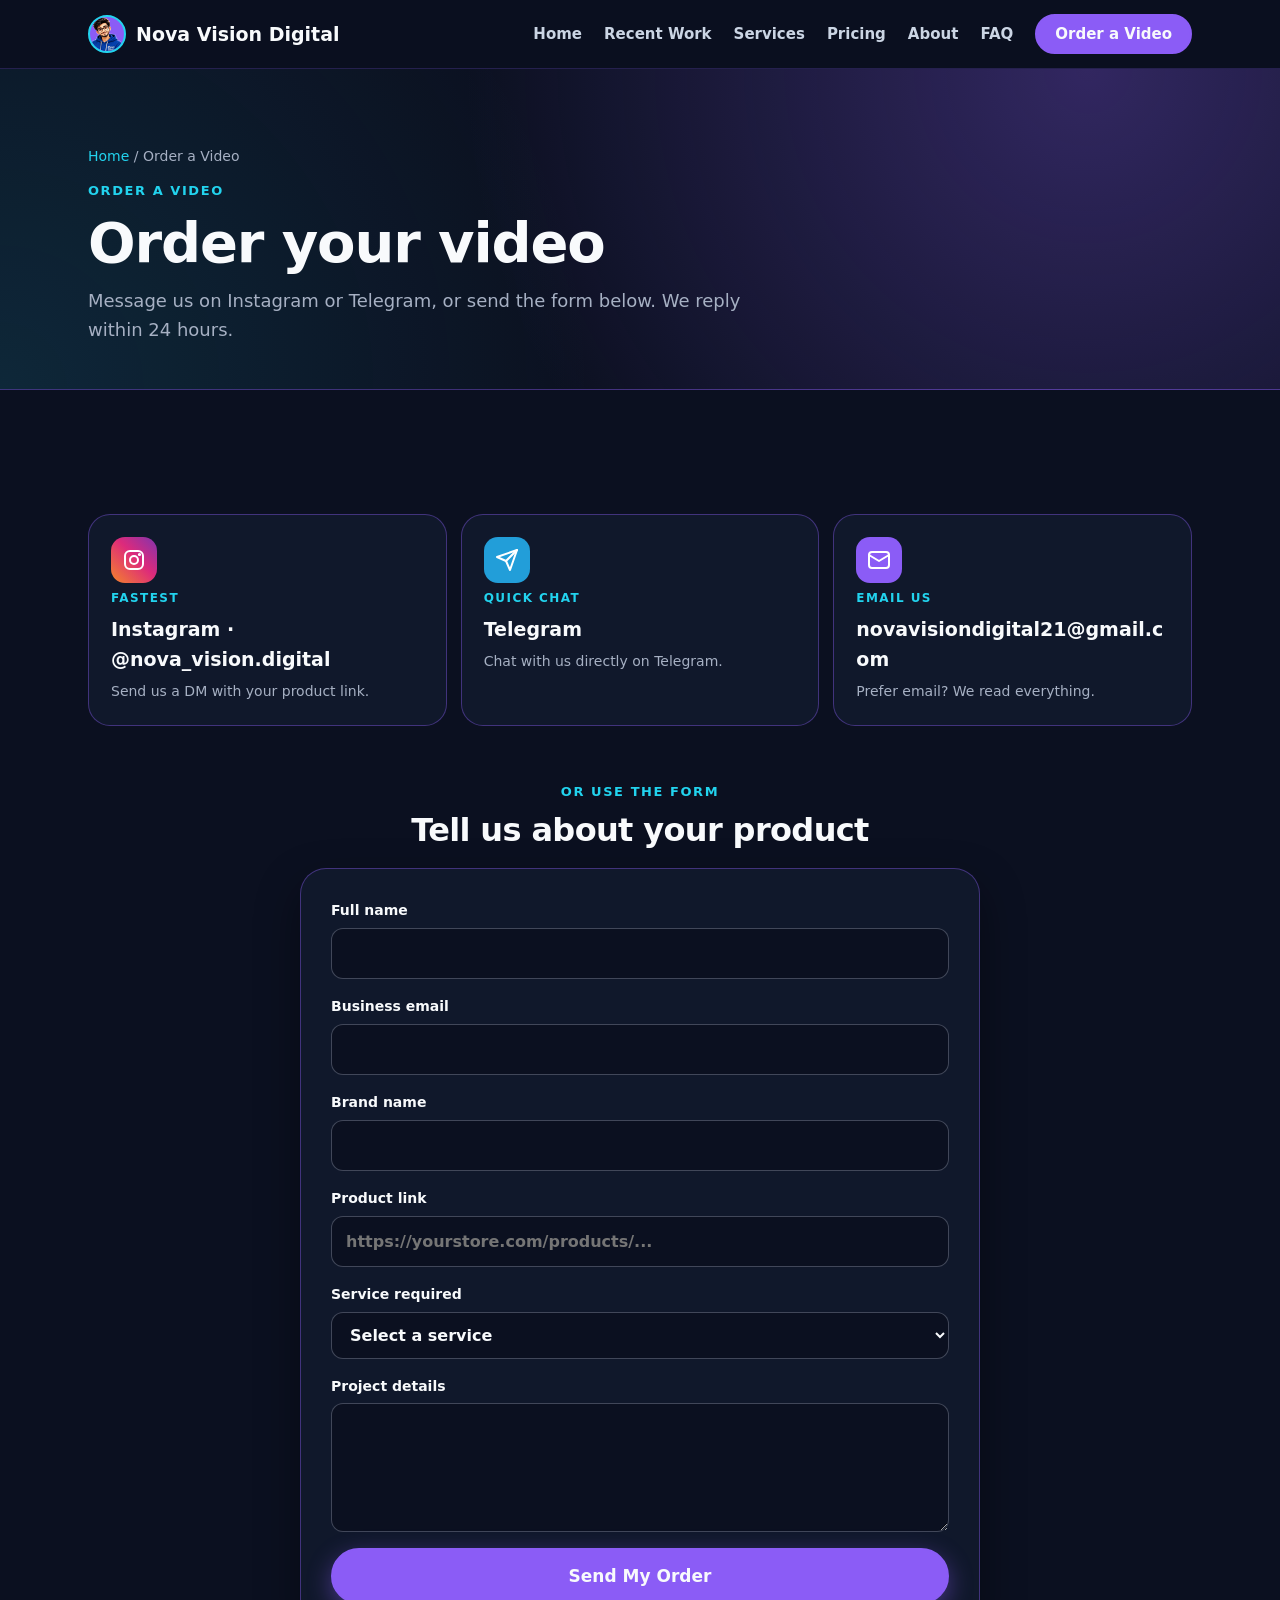
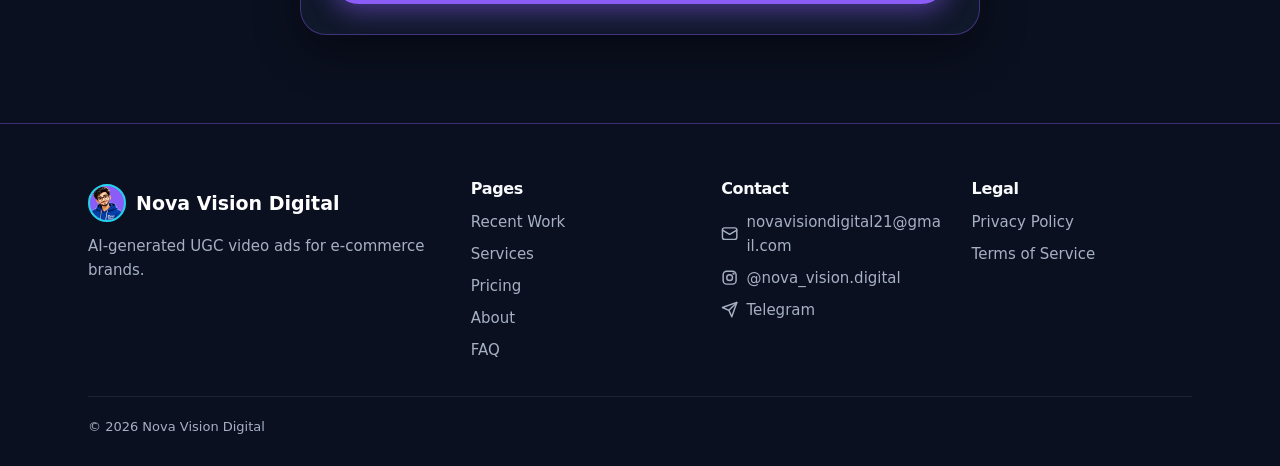
<file: order.html>
<!DOCTYPE html><html lang="en" class="no-js"><head><meta charset="utf-8"><meta name="viewport" content="width=device-width, initial-scale=1, viewport-fit=cover">
<title>Order a Video | Nova Vision Digital</title><meta name="description" content="Order your AI UGC video ad. Message Nova Vision Digital on Instagram or Telegram, or send the order form."><link rel="canonical" href="https://novavisiondigital.online/order.html"><meta name="theme-color" content="#0B1020">
<meta property="og:title" content="Order a Video | Nova Vision Digital"><meta property="og:description" content="Order your AI UGC video ad. Message Nova Vision Digital on Instagram or Telegram, or send the order form."><meta property="og:type" content="website"><meta property="og:url" content="https://novavisiondigital.online/order.html"><meta property="og:site_name" content="Nova Vision Digital"><meta property="og:image" content="https://novavisiondigital.online/assets/og-image.jpg"><meta property="og:image:width" content="1200"><meta property="og:image:height" content="630">
<meta name="twitter:card" content="summary_large_image"><meta name="twitter:title" content="Order a Video | Nova Vision Digital"><meta name="twitter:description" content="Order your AI UGC video ad. Message Nova Vision Digital on Instagram or Telegram, or send the order form."><meta name="twitter:image" content="https://novavisiondigital.online/assets/og-image.jpg">
<link rel="icon" href="/favicon.ico" sizes="any"><link rel="icon" type="image/png" sizes="32x32" href="/assets/favicon-32.png"><link rel="apple-touch-icon" href="/assets/apple-touch-icon.png">
<script>document.documentElement.classList.remove("no-js")</script>
<link rel="stylesheet" href="assets/css/style.css">
</head><body>
<a class="skip" href="#main">Skip to content</a><svg width="0" height="0" style="position:absolute" aria-hidden="true" focusable="false"><defs>
<symbol id="i-ig" viewBox="0 0 24 24"><rect x="3" y="3" width="18" height="18" rx="5"/><circle cx="12" cy="12" r="4"/><circle cx="17.5" cy="6.5" r=".6" fill="currentColor"/></symbol>
<symbol id="i-tg" viewBox="0 0 24 24"><line x1="22" y1="2" x2="11" y2="13"/><polygon points="22 2 15 22 11 13 2 9 22 2"/></symbol>
<symbol id="i-mail" viewBox="0 0 24 24"><rect x="2" y="4" width="20" height="16" rx="3"/><polyline points="22 7 12 13 2 7"/></symbol>
<symbol id="i-play" viewBox="0 0 24 24"><polygon points="6 3 20 12 6 21"/></symbol>
<symbol id="i-menu" viewBox="0 0 24 24"><line x1="3" y1="6" x2="21" y2="6"/><line x1="3" y1="12" x2="21" y2="12"/><line x1="3" y1="18" x2="21" y2="18"/></symbol>
<symbol id="i-x" viewBox="0 0 24 24"><line x1="5" y1="5" x2="19" y2="19"/><line x1="19" y1="5" x2="5" y2="19"/></symbol>
</defs></svg><nav aria-label="Main"><div class="wrap"><a class="logo" href="index.html"><img class="lg" src="assets/logo.png" alt="" width="38" height="38">Nova Vision Digital</a>
<button id="mb" type="button" aria-expanded="false" aria-controls="lk" aria-label="Open menu"><svg class="ic-svg " aria-hidden="true"><use href="#i-menu"/></svg></button>
<div class="links" id="lk"><a href="index.html">Home</a><a href="work.html">Recent Work</a><a href="services.html">Services</a><a href="pricing.html">Pricing</a><a href="reviews.html" data-needs-reviews hidden>Reviews</a><a href="about.html">About</a><a href="faq.html">FAQ</a><a class="btn p sm" href="order.html" aria-current="page">Order a Video</a></div></div></nav><main id="main"><header class="phead"><div class="wrap"><div class="crumbs"><a href="index.html">Home</a> / Order a Video</div><div class="eyebrow">Order a Video</div><h1>Order your video</h1><p class="sub">Message us on Instagram or Telegram, or send the form below. We reply within 24 hours.</p></div></header>
<section><div class="wrap">
<div class="opts">
<a class="opt ig" data-ig href="https://www.instagram.com/nova_vision.digital" target="_blank" rel="noopener"><div class="oi"><svg class="ic-svg " aria-hidden="true"><use href="#i-ig"/></svg></div><small>Fastest</small><b>Instagram · @nova_vision.digital</b><span class="d">Send us a DM with your product link.</span></a>
<a class="opt tg" data-tg href="#" target="_blank" rel="noopener" hidden><div class="oi"><svg class="ic-svg " aria-hidden="true"><use href="#i-tg"/></svg></div><small>Quick chat</small><b>Telegram</b><span class="d">Chat with us directly on Telegram.</span></a>
<a class="opt ml" data-mail href="mailto:novavisiondigital21@gmail.com"><div class="oi"><svg class="ic-svg " aria-hidden="true"><use href="#i-mail"/></svg></div><small>Email us</small><b data-mailtext>novavisiondigital21@gmail.com</b><span class="d">Prefer email? We read everything.</span></a></div>
<div class="form-h"><div class="eyebrow">Or use the form</div><h2>Tell us about your product</h2></div>
<form id="f" novalidate><label>Full name<input name="name" required autocomplete="name"><span class="err"></span></label>
<label>Business email<input name="email" type="email" required autocomplete="email"><span class="err"></span></label>
<label>Brand name<input name="company" required autocomplete="organization"><span class="err"></span></label>
<label>Product link<input name="product" type="text" inputmode="url" autocomplete="url" placeholder="https://yourstore.com/products/..." required><span class="err"></span></label>
<label>Service required<select name="service" id="svc" required><option value="">Select a service</option><option>Single UGC Video</option><option>5-Video Bundle</option><option>Google Ads Setup</option><option>Meta Ads Setup</option><option>Not sure yet</option></select><span class="err"></span></label>
<label>Project details<textarea name="details" rows="4" required minlength="10"></textarea><span class="err"></span></label>
<input class="hp" type="text" name="website_hp" tabindex="-1" autocomplete="off" aria-hidden="true">
<button class="btn p xl" type="submit">Send My Order</button><div id="fm" role="status" hidden></div></form></div></section></main><footer><div class="wrap"><div class="fg"><div><a class="logo" href="index.html"><img class="lg" src="assets/logo.png" alt="" width="38" height="38" loading="lazy">Nova Vision Digital</a><p>AI-generated UGC video ads for e-commerce brands.</p></div>
<div><h4>Pages</h4><a href="work.html">Recent Work</a><a href="services.html">Services</a><a href="pricing.html">Pricing</a><a href="about.html">About</a><a href="faq.html">FAQ</a></div>
<div><h4>Contact</h4><a data-mail href="mailto:novavisiondigital21@gmail.com"><svg class="ic-svg " aria-hidden="true"><use href="#i-mail"/></svg><span data-mailtext>novavisiondigital21@gmail.com</span></a><a data-ig href="https://www.instagram.com/nova_vision.digital" target="_blank" rel="noopener"><svg class="ic-svg " aria-hidden="true"><use href="#i-ig"/></svg><span>@nova_vision.digital</span></a><a data-tg href="#" target="_blank" rel="noopener" hidden><svg class="ic-svg " aria-hidden="true"><use href="#i-tg"/></svg><span>Telegram</span></a></div>
<div><h4>Legal</h4><a href="privacy.html">Privacy Policy</a><a href="terms.html">Terms of Service</a></div></div>
<p class="copy">© 2026 Nova Vision Digital</p></div></footer><script src="assets/js/config.js"></script><script src="assets/js/reviews.js"></script><script defer src="assets/js/site.js"></script></body></html>
</file>
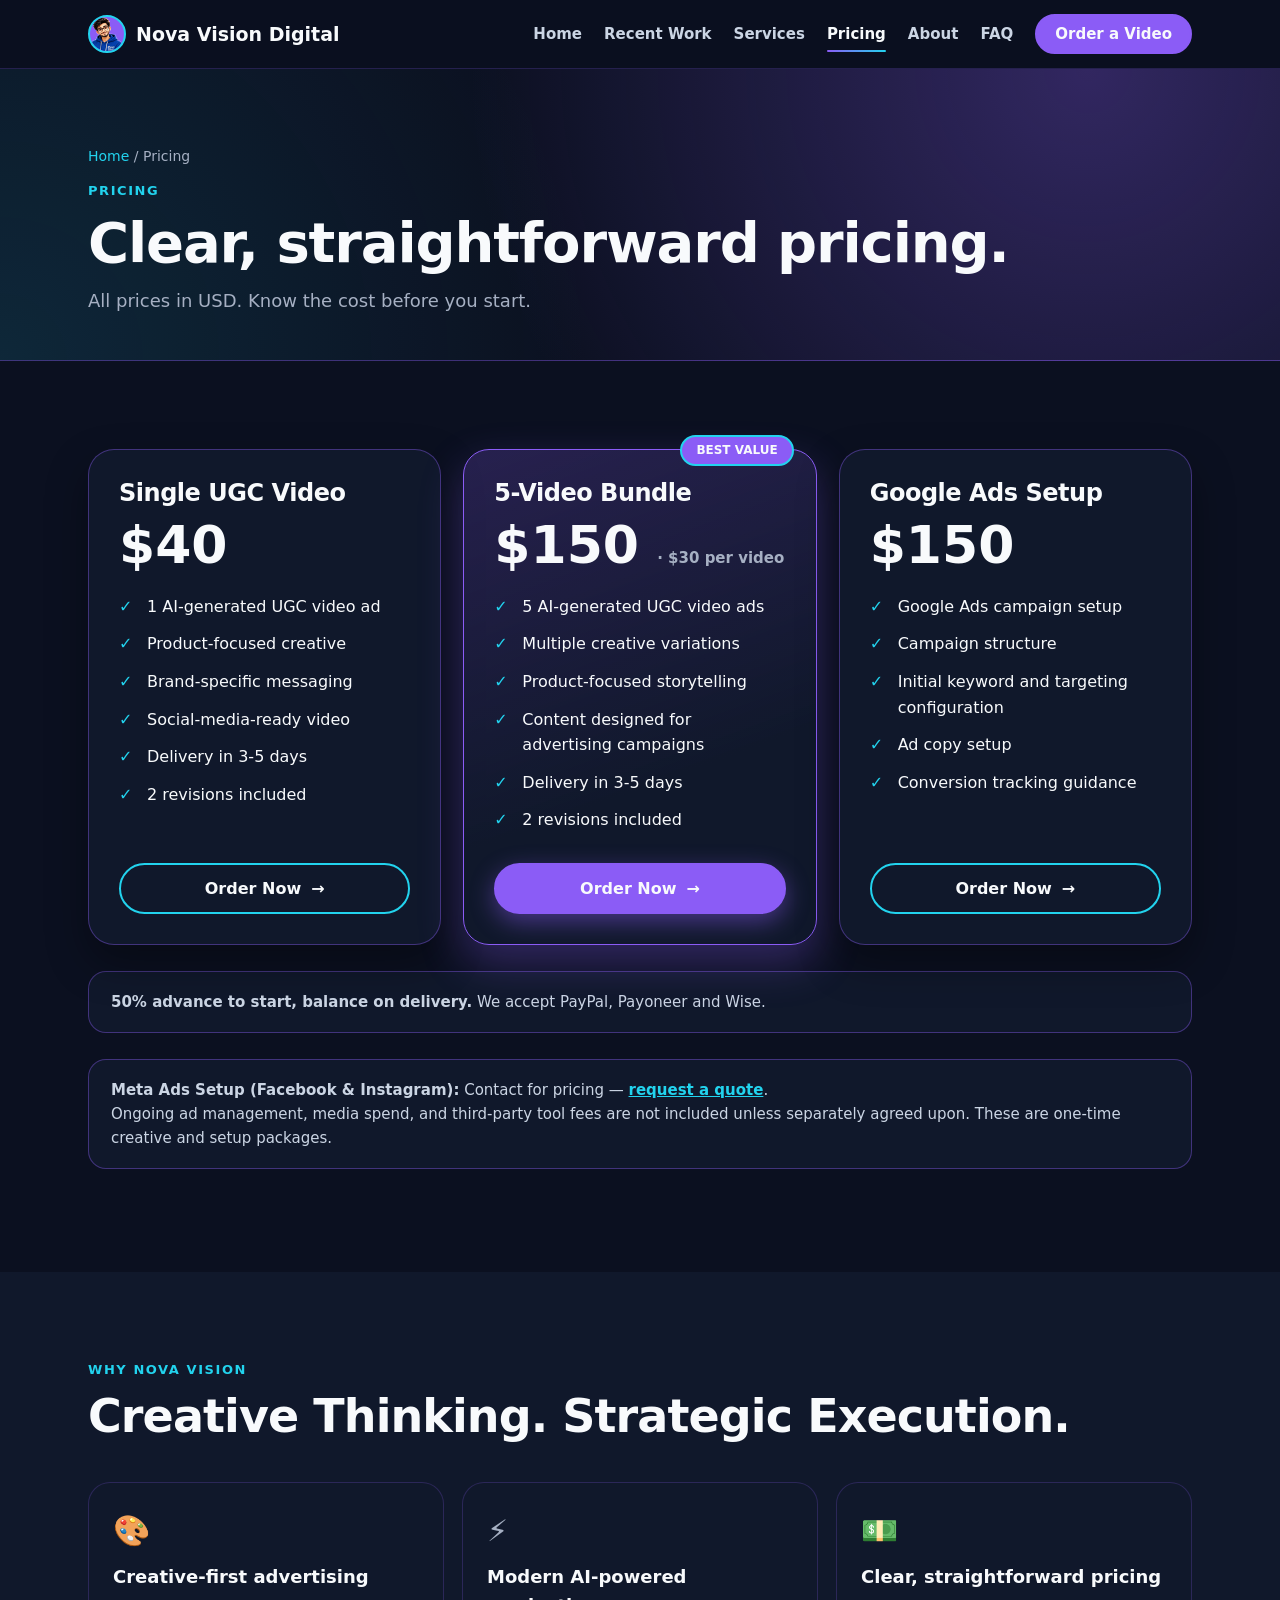
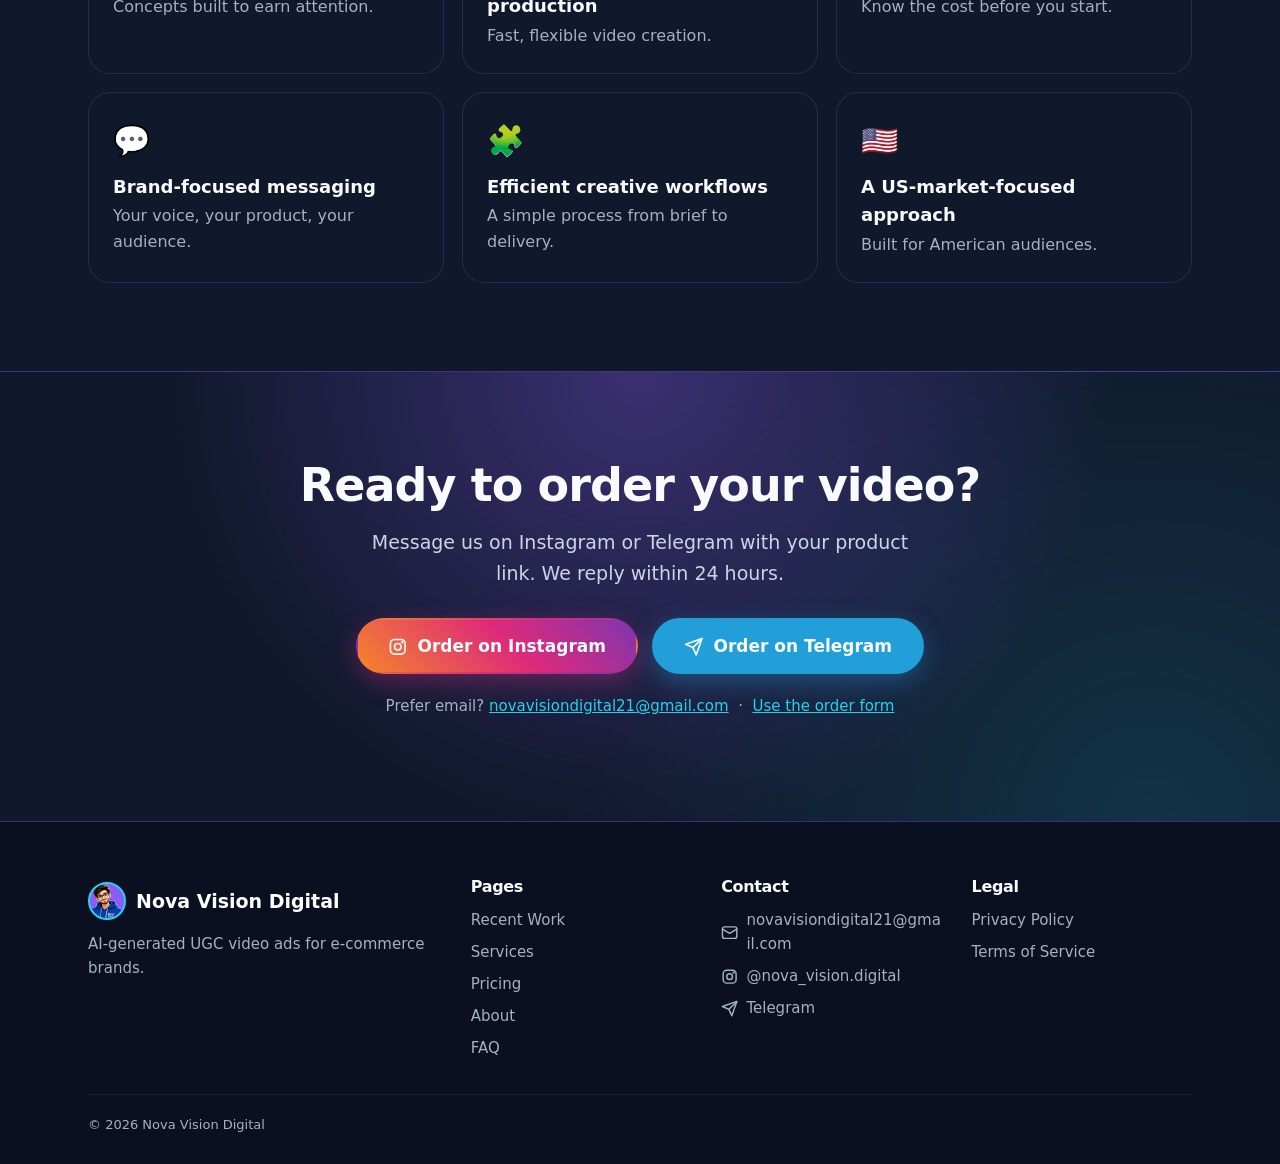
<file: pricing.html>
<!DOCTYPE html><html lang="en" class="no-js"><head><meta charset="utf-8"><meta name="viewport" content="width=device-width, initial-scale=1, viewport-fit=cover">
<title>Pricing | Nova Vision Digital</title><meta name="description" content="AI UGC video ads from $30 per video. Single video $40, 5-video bundle $150, Google Ads setup $150."><link rel="canonical" href="https://novavisiondigital.online/pricing.html"><meta name="theme-color" content="#0B1020">
<meta property="og:title" content="Pricing | Nova Vision Digital"><meta property="og:description" content="AI UGC video ads from $30 per video. Single video $40, 5-video bundle $150, Google Ads setup $150."><meta property="og:type" content="website"><meta property="og:url" content="https://novavisiondigital.online/pricing.html"><meta property="og:site_name" content="Nova Vision Digital"><meta property="og:image" content="https://novavisiondigital.online/assets/og-image.jpg"><meta property="og:image:width" content="1200"><meta property="og:image:height" content="630">
<meta name="twitter:card" content="summary_large_image"><meta name="twitter:title" content="Pricing | Nova Vision Digital"><meta name="twitter:description" content="AI UGC video ads from $30 per video. Single video $40, 5-video bundle $150, Google Ads setup $150."><meta name="twitter:image" content="https://novavisiondigital.online/assets/og-image.jpg">
<link rel="icon" href="/favicon.ico" sizes="any"><link rel="icon" type="image/png" sizes="32x32" href="/assets/favicon-32.png"><link rel="apple-touch-icon" href="/assets/apple-touch-icon.png">
<script>document.documentElement.classList.remove("no-js")</script>
<link rel="stylesheet" href="assets/css/style.css">
</head><body>
<a class="skip" href="#main">Skip to content</a><svg width="0" height="0" style="position:absolute" aria-hidden="true" focusable="false"><defs>
<symbol id="i-ig" viewBox="0 0 24 24"><rect x="3" y="3" width="18" height="18" rx="5"/><circle cx="12" cy="12" r="4"/><circle cx="17.5" cy="6.5" r=".6" fill="currentColor"/></symbol>
<symbol id="i-tg" viewBox="0 0 24 24"><line x1="22" y1="2" x2="11" y2="13"/><polygon points="22 2 15 22 11 13 2 9 22 2"/></symbol>
<symbol id="i-mail" viewBox="0 0 24 24"><rect x="2" y="4" width="20" height="16" rx="3"/><polyline points="22 7 12 13 2 7"/></symbol>
<symbol id="i-play" viewBox="0 0 24 24"><polygon points="6 3 20 12 6 21"/></symbol>
<symbol id="i-menu" viewBox="0 0 24 24"><line x1="3" y1="6" x2="21" y2="6"/><line x1="3" y1="12" x2="21" y2="12"/><line x1="3" y1="18" x2="21" y2="18"/></symbol>
<symbol id="i-x" viewBox="0 0 24 24"><line x1="5" y1="5" x2="19" y2="19"/><line x1="19" y1="5" x2="5" y2="19"/></symbol>
</defs></svg><nav aria-label="Main"><div class="wrap"><a class="logo" href="index.html"><img class="lg" src="assets/logo.png" alt="" width="38" height="38">Nova Vision Digital</a>
<button id="mb" type="button" aria-expanded="false" aria-controls="lk" aria-label="Open menu"><svg class="ic-svg " aria-hidden="true"><use href="#i-menu"/></svg></button>
<div class="links" id="lk"><a href="index.html">Home</a><a href="work.html">Recent Work</a><a href="services.html">Services</a><a href="pricing.html" aria-current="page">Pricing</a><a href="reviews.html" data-needs-reviews hidden>Reviews</a><a href="about.html">About</a><a href="faq.html">FAQ</a><a class="btn p sm" href="order.html">Order a Video</a></div></div></nav><main id="main"><header class="phead"><div class="wrap"><div class="crumbs"><a href="index.html">Home</a> / Pricing</div><div class="eyebrow">Pricing</div><h1>Clear, straightforward pricing.</h1><p class="sub">All prices in USD. Know the cost before you start.</p></div></header>
<section><div class="wrap"><div class="cards" style="margin-top:0">
<article class="card rv"><h3>Single UGC Video</h3><div class="price">$40</div><ul class="ck"><li>1 AI-generated UGC video ad</li><li>Product-focused creative</li><li>Brand-specific messaging</li><li>Social-media-ready video</li><li>Delivery in 3-5 days</li><li>2 revisions included</li></ul><a class="btn arrow" href="order.html?service=Single%20UGC%20Video">Order Now</a></article>
<article class="card best rv"><span class="tag">BEST VALUE</span><h3>5-Video Bundle</h3><div class="price">$150 <small>· $30 per video</small></div><ul class="ck"><li>5 AI-generated UGC video ads</li><li>Multiple creative variations</li><li>Product-focused storytelling</li><li>Content designed for advertising campaigns</li><li>Delivery in 3-5 days</li><li>2 revisions included</li></ul><a class="btn p arrow" href="order.html?service=5-Video%20Bundle">Order Now</a></article>
<article class="card rv"><h3>Google Ads Setup</h3><div class="price">$150</div><ul class="ck"><li>Google Ads campaign setup</li><li>Campaign structure</li><li>Initial keyword and targeting configuration</li><li>Ad copy setup</li><li>Conversion tracking guidance</li></ul><a class="btn arrow" href="order.html?service=Google%20Ads%20Setup">Order Now</a></article>
</div>
<p class="note"><b>50% advance to start, balance on delivery.</b> We accept PayPal, Payoneer and Wise.</p>
<p class="note"><b>Meta Ads Setup (Facebook &amp; Instagram):</b> Contact for pricing — <a href="order.html?service=Meta%20Ads%20Setup"><b>request a quote</b></a>.<br>Ongoing ad management, media spend, and third-party tool fees are not included unless separately agreed upon. These are one-time creative and setup packages.</p></div></section>
<section class="alt"><div class="wrap"><div class="eyebrow">Why Nova Vision</div><h2>Creative Thinking. Strategic Execution.</h2><div class="why">
<div class="rv"><span class="e">🎨</span><b>Creative-first advertising</b>Concepts built to earn attention.</div>
<div class="rv"><span class="e">⚡</span><b>Modern AI-powered production</b>Fast, flexible video creation.</div>
<div class="rv"><span class="e">💵</span><b>Clear, straightforward pricing</b>Know the cost before you start.</div>
<div class="rv"><span class="e">💬</span><b>Brand-focused messaging</b>Your voice, your product, your audience.</div>
<div class="rv"><span class="e">🧩</span><b>Efficient creative workflows</b>A simple process from brief to delivery.</div>
<div class="rv"><span class="e">🇺🇸</span><b>A US-market-focused approach</b>Built for American audiences.</div></div></div></section>
<section class="final"><div class="wrap"><h2>Ready to order your video?</h2><p class="lead">Message us on Instagram or Telegram with your product link. We reply within 24 hours.</p><div class="order-btns"><a class="btn ig xl" data-ig href="https://www.instagram.com/nova_vision.digital" target="_blank" rel="noopener"><svg class="ic-svg " aria-hidden="true"><use href="#i-ig"/></svg> Order on Instagram</a><a class="btn tg xl" data-tg href="#" target="_blank" rel="noopener" hidden><svg class="ic-svg " aria-hidden="true"><use href="#i-tg"/></svg> Order on Telegram</a></div>
<p class="alt-line">Prefer email? <a data-mail="text" href="mailto:novavisiondigital21@gmail.com">novavisiondigital21@gmail.com</a> &nbsp;·&nbsp; <a href="order.html">Use the order form</a></p></div></section></main><footer><div class="wrap"><div class="fg"><div><a class="logo" href="index.html"><img class="lg" src="assets/logo.png" alt="" width="38" height="38" loading="lazy">Nova Vision Digital</a><p>AI-generated UGC video ads for e-commerce brands.</p></div>
<div><h4>Pages</h4><a href="work.html">Recent Work</a><a href="services.html">Services</a><a href="pricing.html">Pricing</a><a href="about.html">About</a><a href="faq.html">FAQ</a></div>
<div><h4>Contact</h4><a data-mail href="mailto:novavisiondigital21@gmail.com"><svg class="ic-svg " aria-hidden="true"><use href="#i-mail"/></svg><span data-mailtext>novavisiondigital21@gmail.com</span></a><a data-ig href="https://www.instagram.com/nova_vision.digital" target="_blank" rel="noopener"><svg class="ic-svg " aria-hidden="true"><use href="#i-ig"/></svg><span>@nova_vision.digital</span></a><a data-tg href="#" target="_blank" rel="noopener" hidden><svg class="ic-svg " aria-hidden="true"><use href="#i-tg"/></svg><span>Telegram</span></a></div>
<div><h4>Legal</h4><a href="privacy.html">Privacy Policy</a><a href="terms.html">Terms of Service</a></div></div>
<p class="copy">© 2026 Nova Vision Digital</p></div></footer><script src="assets/js/config.js"></script><script src="assets/js/reviews.js"></script><script defer src="assets/js/site.js"></script></body></html>
</file>
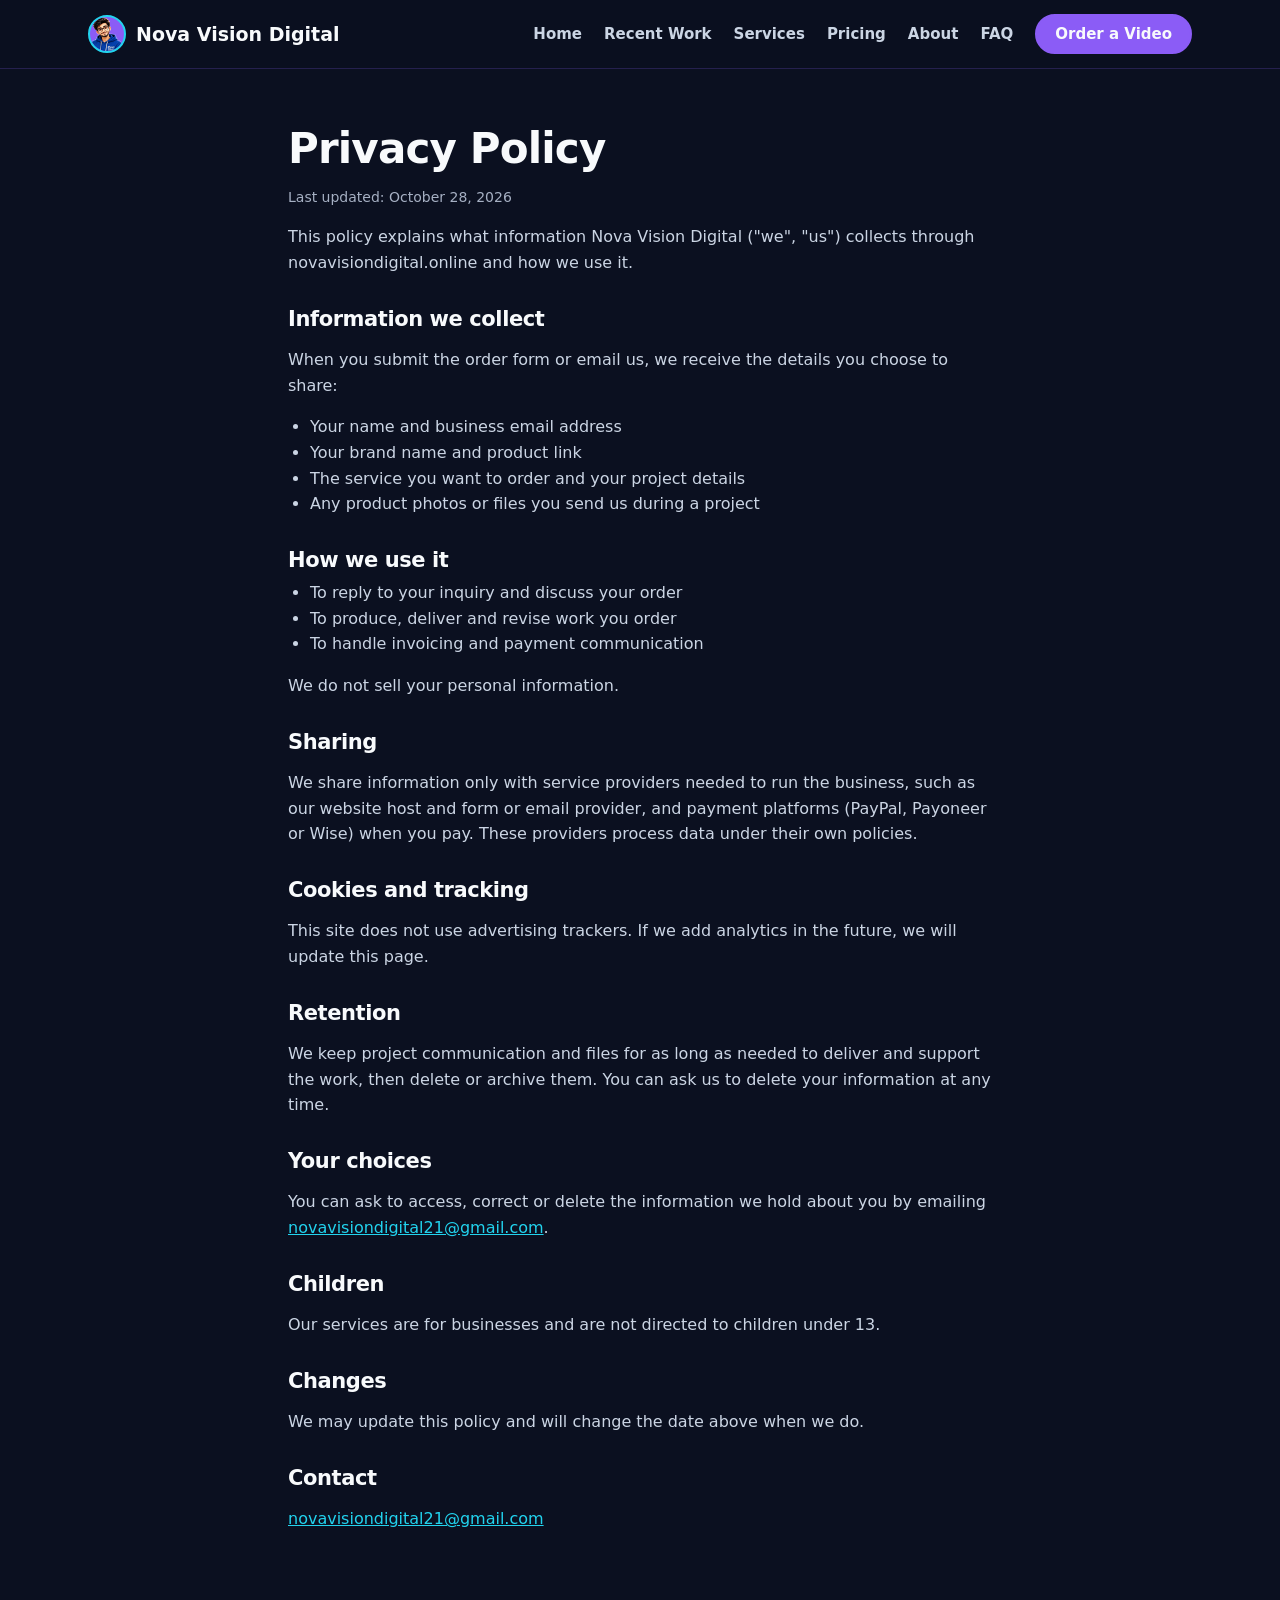
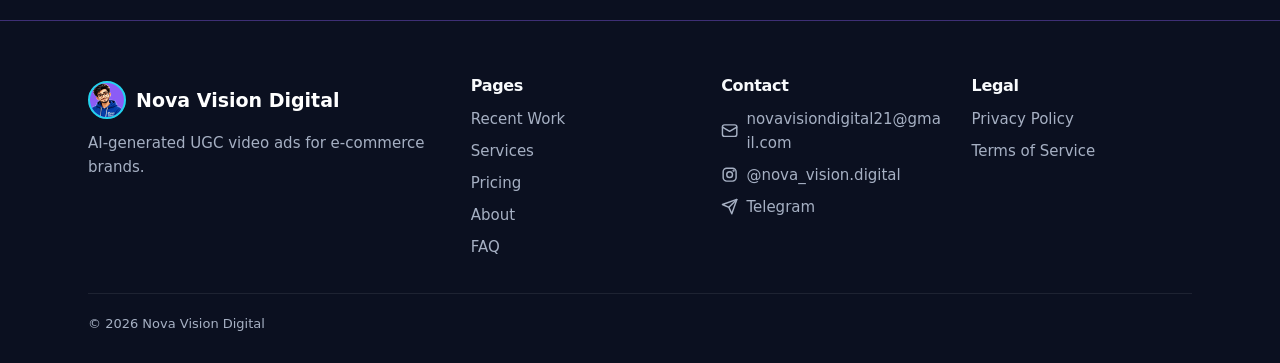
<file: privacy.html>
<!DOCTYPE html><html lang="en" class="no-js"><head><meta name="robots" content="index,follow"><meta charset="utf-8"><meta name="viewport" content="width=device-width, initial-scale=1, viewport-fit=cover">
<title>Privacy Policy | Nova Vision Digital</title><meta name="description" content="How Nova Vision Digital collects and uses information."><link rel="canonical" href="https://novavisiondigital.online/privacy.html"><meta name="theme-color" content="#0B1020">
<meta property="og:title" content="Privacy Policy | Nova Vision Digital"><meta property="og:description" content="How Nova Vision Digital collects and uses information."><meta property="og:type" content="website"><meta property="og:url" content="https://novavisiondigital.online/privacy.html"><meta property="og:site_name" content="Nova Vision Digital"><meta property="og:image" content="https://novavisiondigital.online/assets/og-image.jpg"><meta property="og:image:width" content="1200"><meta property="og:image:height" content="630">
<meta name="twitter:card" content="summary_large_image"><meta name="twitter:title" content="Privacy Policy | Nova Vision Digital"><meta name="twitter:description" content="How Nova Vision Digital collects and uses information."><meta name="twitter:image" content="https://novavisiondigital.online/assets/og-image.jpg">
<link rel="icon" href="/favicon.ico" sizes="any"><link rel="icon" type="image/png" sizes="32x32" href="/assets/favicon-32.png"><link rel="apple-touch-icon" href="/assets/apple-touch-icon.png">
<script>document.documentElement.classList.remove("no-js")</script>
<link rel="stylesheet" href="assets/css/style.css">
</head><body>
<a class="skip" href="#main">Skip to content</a><svg width="0" height="0" style="position:absolute" aria-hidden="true" focusable="false"><defs>
<symbol id="i-ig" viewBox="0 0 24 24"><rect x="3" y="3" width="18" height="18" rx="5"/><circle cx="12" cy="12" r="4"/><circle cx="17.5" cy="6.5" r=".6" fill="currentColor"/></symbol>
<symbol id="i-tg" viewBox="0 0 24 24"><line x1="22" y1="2" x2="11" y2="13"/><polygon points="22 2 15 22 11 13 2 9 22 2"/></symbol>
<symbol id="i-mail" viewBox="0 0 24 24"><rect x="2" y="4" width="20" height="16" rx="3"/><polyline points="22 7 12 13 2 7"/></symbol>
<symbol id="i-play" viewBox="0 0 24 24"><polygon points="6 3 20 12 6 21"/></symbol>
<symbol id="i-menu" viewBox="0 0 24 24"><line x1="3" y1="6" x2="21" y2="6"/><line x1="3" y1="12" x2="21" y2="12"/><line x1="3" y1="18" x2="21" y2="18"/></symbol>
<symbol id="i-x" viewBox="0 0 24 24"><line x1="5" y1="5" x2="19" y2="19"/><line x1="19" y1="5" x2="5" y2="19"/></symbol>
</defs></svg><nav aria-label="Main"><div class="wrap"><a class="logo" href="index.html"><img class="lg" src="assets/logo.png" alt="" width="38" height="38">Nova Vision Digital</a>
<button id="mb" type="button" aria-expanded="false" aria-controls="lk" aria-label="Open menu"><svg class="ic-svg " aria-hidden="true"><use href="#i-menu"/></svg></button>
<div class="links" id="lk"><a href="index.html">Home</a><a href="work.html">Recent Work</a><a href="services.html">Services</a><a href="pricing.html">Pricing</a><a href="reviews.html" data-needs-reviews hidden>Reviews</a><a href="about.html">About</a><a href="faq.html">FAQ</a><a class="btn p sm" href="order.html">Order a Video</a></div></div></nav><main id="main"><div class="legal">
<h1>Privacy Policy</h1><p class="upd">Last updated: October 28, 2026</p>
<p>This policy explains what information Nova Vision Digital ("we", "us") collects through novavisiondigital.online and how we use it.</p>
<h2>Information we collect</h2><p>When you submit the order form or email us, we receive the details you choose to share:</p>
<ul><li>Your name and business email address</li><li>Your brand name and product link</li><li>The service you want to order and your project details</li><li>Any product photos or files you send us during a project</li></ul>
<h2>How we use it</h2><ul><li>To reply to your inquiry and discuss your order</li><li>To produce, deliver and revise work you order</li><li>To handle invoicing and payment communication</li></ul><p>We do not sell your personal information.</p>
<h2>Sharing</h2><p>We share information only with service providers needed to run the business, such as our website host and form or email provider, and payment platforms (PayPal, Payoneer or Wise) when you pay. These providers process data under their own policies.</p>
<h2>Cookies and tracking</h2><p>This site does not use advertising trackers. If we add analytics in the future, we will update this page.</p>
<h2>Retention</h2><p>We keep project communication and files for as long as needed to deliver and support the work, then delete or archive them. You can ask us to delete your information at any time.</p>
<h2>Your choices</h2><p>You can ask to access, correct or delete the information we hold about you by emailing <a href="mailto:novavisiondigital21@gmail.com">novavisiondigital21@gmail.com</a>.</p>
<h2>Children</h2><p>Our services are for businesses and are not directed to children under 13.</p>
<h2>Changes</h2><p>We may update this policy and will change the date above when we do.</p>
<h2>Contact</h2><p><a href="mailto:novavisiondigital21@gmail.com">novavisiondigital21@gmail.com</a></p>
</div></main><footer><div class="wrap"><div class="fg"><div><a class="logo" href="index.html"><img class="lg" src="assets/logo.png" alt="" width="38" height="38" loading="lazy">Nova Vision Digital</a><p>AI-generated UGC video ads for e-commerce brands.</p></div>
<div><h4>Pages</h4><a href="work.html">Recent Work</a><a href="services.html">Services</a><a href="pricing.html">Pricing</a><a href="about.html">About</a><a href="faq.html">FAQ</a></div>
<div><h4>Contact</h4><a data-mail href="mailto:novavisiondigital21@gmail.com"><svg class="ic-svg " aria-hidden="true"><use href="#i-mail"/></svg><span data-mailtext>novavisiondigital21@gmail.com</span></a><a data-ig href="https://www.instagram.com/nova_vision.digital" target="_blank" rel="noopener"><svg class="ic-svg " aria-hidden="true"><use href="#i-ig"/></svg><span>@nova_vision.digital</span></a><a data-tg href="#" target="_blank" rel="noopener" hidden><svg class="ic-svg " aria-hidden="true"><use href="#i-tg"/></svg><span>Telegram</span></a></div>
<div><h4>Legal</h4><a href="privacy.html">Privacy Policy</a><a href="terms.html">Terms of Service</a></div></div>
<p class="copy">© 2026 Nova Vision Digital</p></div></footer><script src="assets/js/config.js"></script><script src="assets/js/reviews.js"></script><script defer src="assets/js/site.js"></script></body></html>
</file>
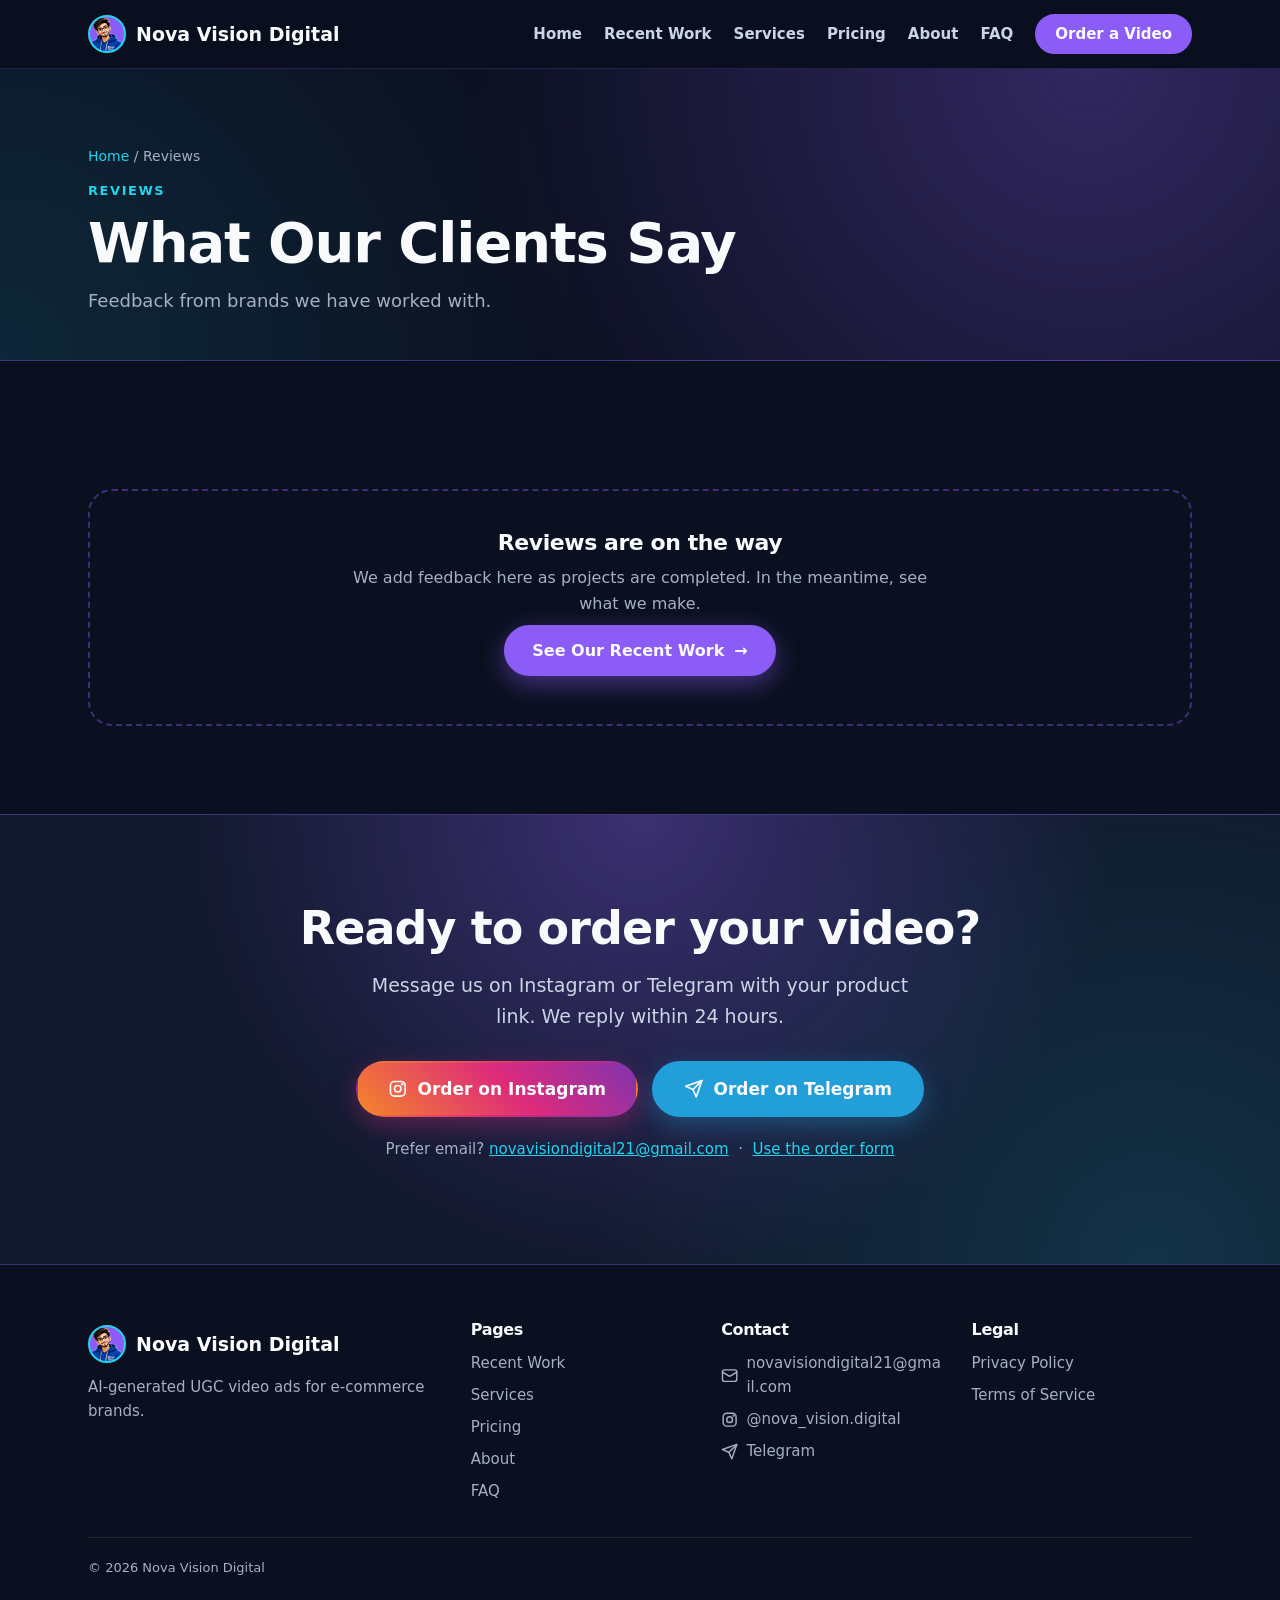
<file: reviews.html>
<!DOCTYPE html><html lang="en" class="no-js"><head><meta charset="utf-8"><meta name="viewport" content="width=device-width, initial-scale=1, viewport-fit=cover">
<title>Client Reviews | Nova Vision Digital</title><meta name="description" content="What clients say about working with Nova Vision Digital."><link rel="canonical" href="https://novavisiondigital.online/reviews.html"><meta name="theme-color" content="#0B1020">
<meta property="og:title" content="Client Reviews | Nova Vision Digital"><meta property="og:description" content="What clients say about working with Nova Vision Digital."><meta property="og:type" content="website"><meta property="og:url" content="https://novavisiondigital.online/reviews.html"><meta property="og:site_name" content="Nova Vision Digital"><meta property="og:image" content="https://novavisiondigital.online/assets/og-image.jpg"><meta property="og:image:width" content="1200"><meta property="og:image:height" content="630">
<meta name="twitter:card" content="summary_large_image"><meta name="twitter:title" content="Client Reviews | Nova Vision Digital"><meta name="twitter:description" content="What clients say about working with Nova Vision Digital."><meta name="twitter:image" content="https://novavisiondigital.online/assets/og-image.jpg">
<link rel="icon" href="/favicon.ico" sizes="any"><link rel="icon" type="image/png" sizes="32x32" href="/assets/favicon-32.png"><link rel="apple-touch-icon" href="/assets/apple-touch-icon.png">
<script>document.documentElement.classList.remove("no-js")</script>
<link rel="stylesheet" href="assets/css/style.css">
</head><body>
<a class="skip" href="#main">Skip to content</a><svg width="0" height="0" style="position:absolute" aria-hidden="true" focusable="false"><defs>
<symbol id="i-ig" viewBox="0 0 24 24"><rect x="3" y="3" width="18" height="18" rx="5"/><circle cx="12" cy="12" r="4"/><circle cx="17.5" cy="6.5" r=".6" fill="currentColor"/></symbol>
<symbol id="i-tg" viewBox="0 0 24 24"><line x1="22" y1="2" x2="11" y2="13"/><polygon points="22 2 15 22 11 13 2 9 22 2"/></symbol>
<symbol id="i-mail" viewBox="0 0 24 24"><rect x="2" y="4" width="20" height="16" rx="3"/><polyline points="22 7 12 13 2 7"/></symbol>
<symbol id="i-play" viewBox="0 0 24 24"><polygon points="6 3 20 12 6 21"/></symbol>
<symbol id="i-menu" viewBox="0 0 24 24"><line x1="3" y1="6" x2="21" y2="6"/><line x1="3" y1="12" x2="21" y2="12"/><line x1="3" y1="18" x2="21" y2="18"/></symbol>
<symbol id="i-x" viewBox="0 0 24 24"><line x1="5" y1="5" x2="19" y2="19"/><line x1="19" y1="5" x2="5" y2="19"/></symbol>
</defs></svg><nav aria-label="Main"><div class="wrap"><a class="logo" href="index.html"><img class="lg" src="assets/logo.png" alt="" width="38" height="38">Nova Vision Digital</a>
<button id="mb" type="button" aria-expanded="false" aria-controls="lk" aria-label="Open menu"><svg class="ic-svg " aria-hidden="true"><use href="#i-menu"/></svg></button>
<div class="links" id="lk"><a href="index.html">Home</a><a href="work.html">Recent Work</a><a href="services.html">Services</a><a href="pricing.html">Pricing</a><a href="reviews.html" aria-current="page" data-needs-reviews hidden>Reviews</a><a href="about.html">About</a><a href="faq.html">FAQ</a><a class="btn p sm" href="order.html">Order a Video</a></div></div></nav><main id="main"><header class="phead"><div class="wrap"><div class="crumbs"><a href="index.html">Home</a> / Reviews</div><div class="eyebrow">Reviews</div><h1>What Our Clients Say</h1><p class="sub">Feedback from brands we have worked with.</p></div></header>
<section><div class="wrap"><div class="rvw" id="rv"></div>
<div class="empty" data-no-reviews hidden><h3>Reviews are on the way</h3><p>We add feedback here as projects are completed. In the meantime, see what we make.</p><p><a class="btn p arrow" href="work.html">See Our Recent Work</a></p></div></div></section>
<section class="final"><div class="wrap"><h2>Ready to order your video?</h2><p class="lead">Message us on Instagram or Telegram with your product link. We reply within 24 hours.</p><div class="order-btns"><a class="btn ig xl" data-ig href="https://www.instagram.com/nova_vision.digital" target="_blank" rel="noopener"><svg class="ic-svg " aria-hidden="true"><use href="#i-ig"/></svg> Order on Instagram</a><a class="btn tg xl" data-tg href="#" target="_blank" rel="noopener" hidden><svg class="ic-svg " aria-hidden="true"><use href="#i-tg"/></svg> Order on Telegram</a></div>
<p class="alt-line">Prefer email? <a data-mail="text" href="mailto:novavisiondigital21@gmail.com">novavisiondigital21@gmail.com</a> &nbsp;·&nbsp; <a href="order.html">Use the order form</a></p></div></section></main><footer><div class="wrap"><div class="fg"><div><a class="logo" href="index.html"><img class="lg" src="assets/logo.png" alt="" width="38" height="38" loading="lazy">Nova Vision Digital</a><p>AI-generated UGC video ads for e-commerce brands.</p></div>
<div><h4>Pages</h4><a href="work.html">Recent Work</a><a href="services.html">Services</a><a href="pricing.html">Pricing</a><a href="about.html">About</a><a href="faq.html">FAQ</a></div>
<div><h4>Contact</h4><a data-mail href="mailto:novavisiondigital21@gmail.com"><svg class="ic-svg " aria-hidden="true"><use href="#i-mail"/></svg><span data-mailtext>novavisiondigital21@gmail.com</span></a><a data-ig href="https://www.instagram.com/nova_vision.digital" target="_blank" rel="noopener"><svg class="ic-svg " aria-hidden="true"><use href="#i-ig"/></svg><span>@nova_vision.digital</span></a><a data-tg href="#" target="_blank" rel="noopener" hidden><svg class="ic-svg " aria-hidden="true"><use href="#i-tg"/></svg><span>Telegram</span></a></div>
<div><h4>Legal</h4><a href="privacy.html">Privacy Policy</a><a href="terms.html">Terms of Service</a></div></div>
<p class="copy">© 2026 Nova Vision Digital</p></div></footer><script src="assets/js/config.js"></script><script src="assets/js/reviews.js"></script><script defer src="assets/js/site.js"></script></body></html>
</file>
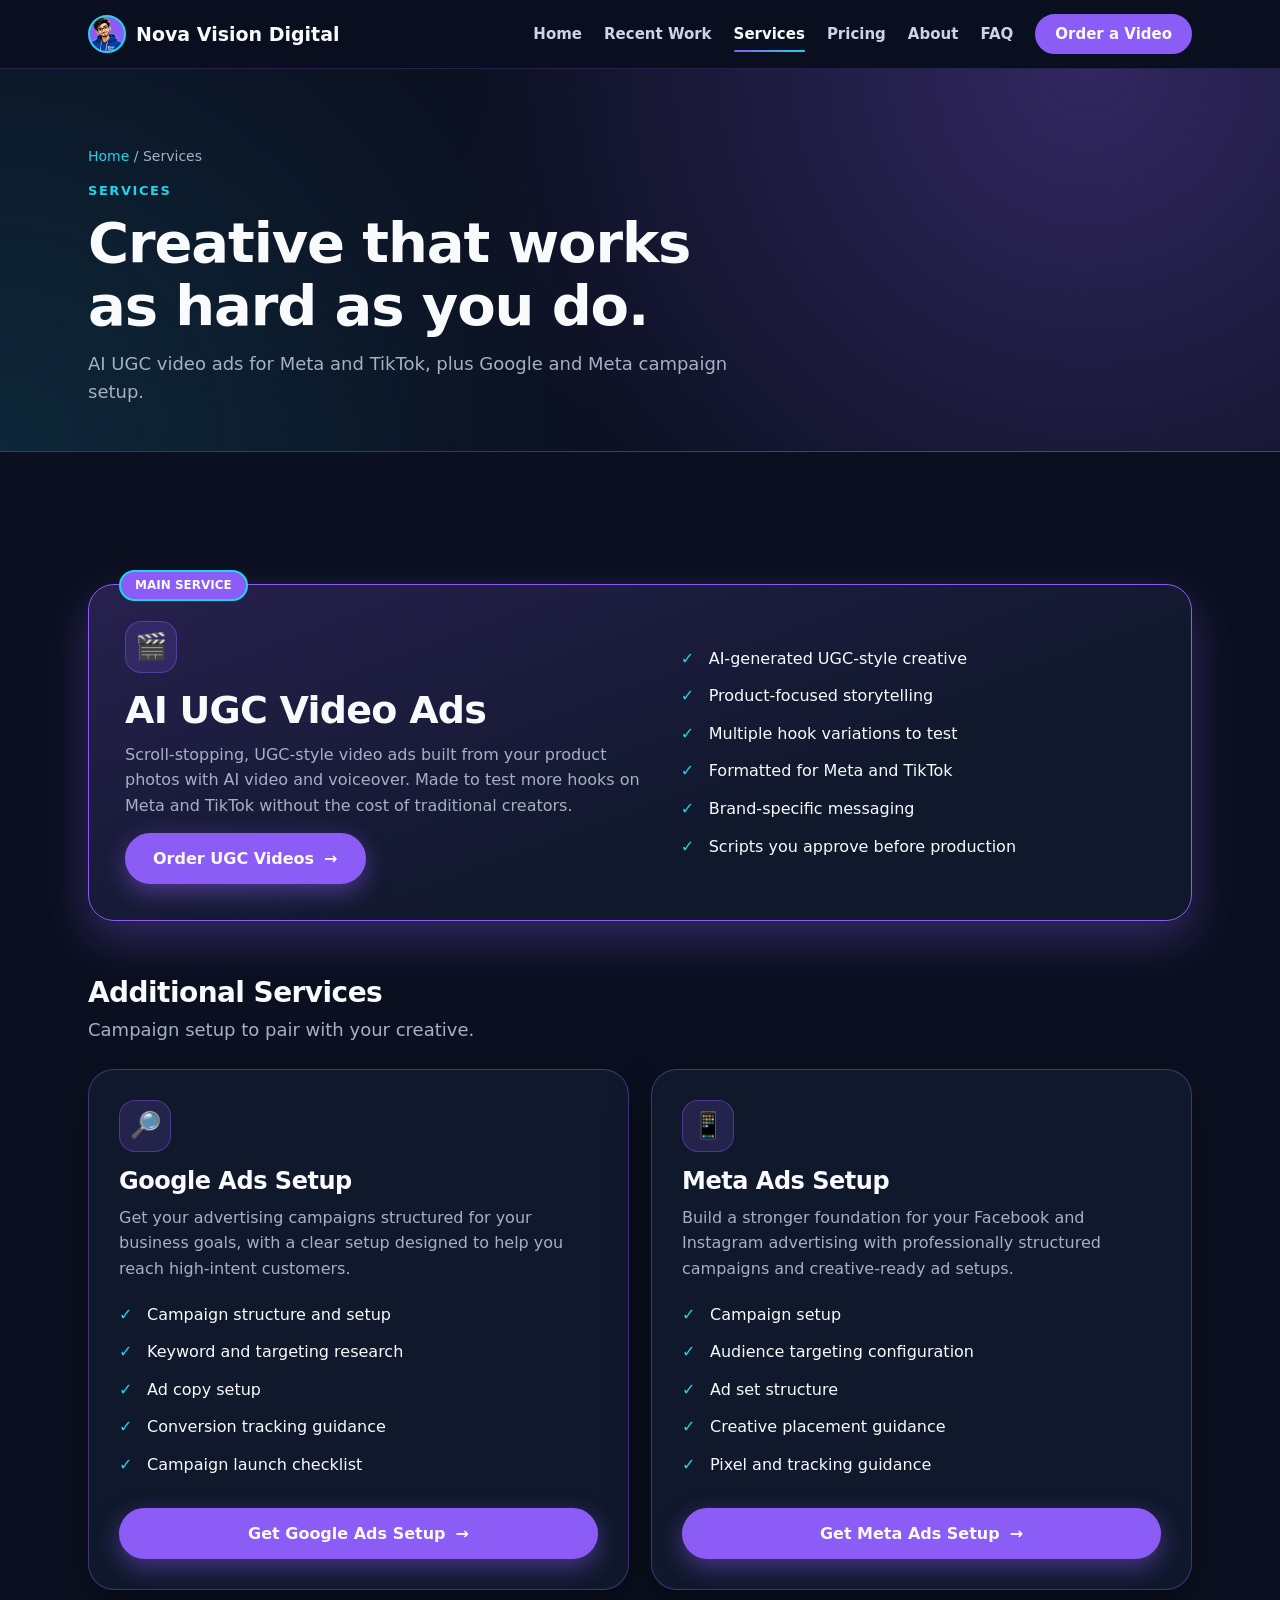
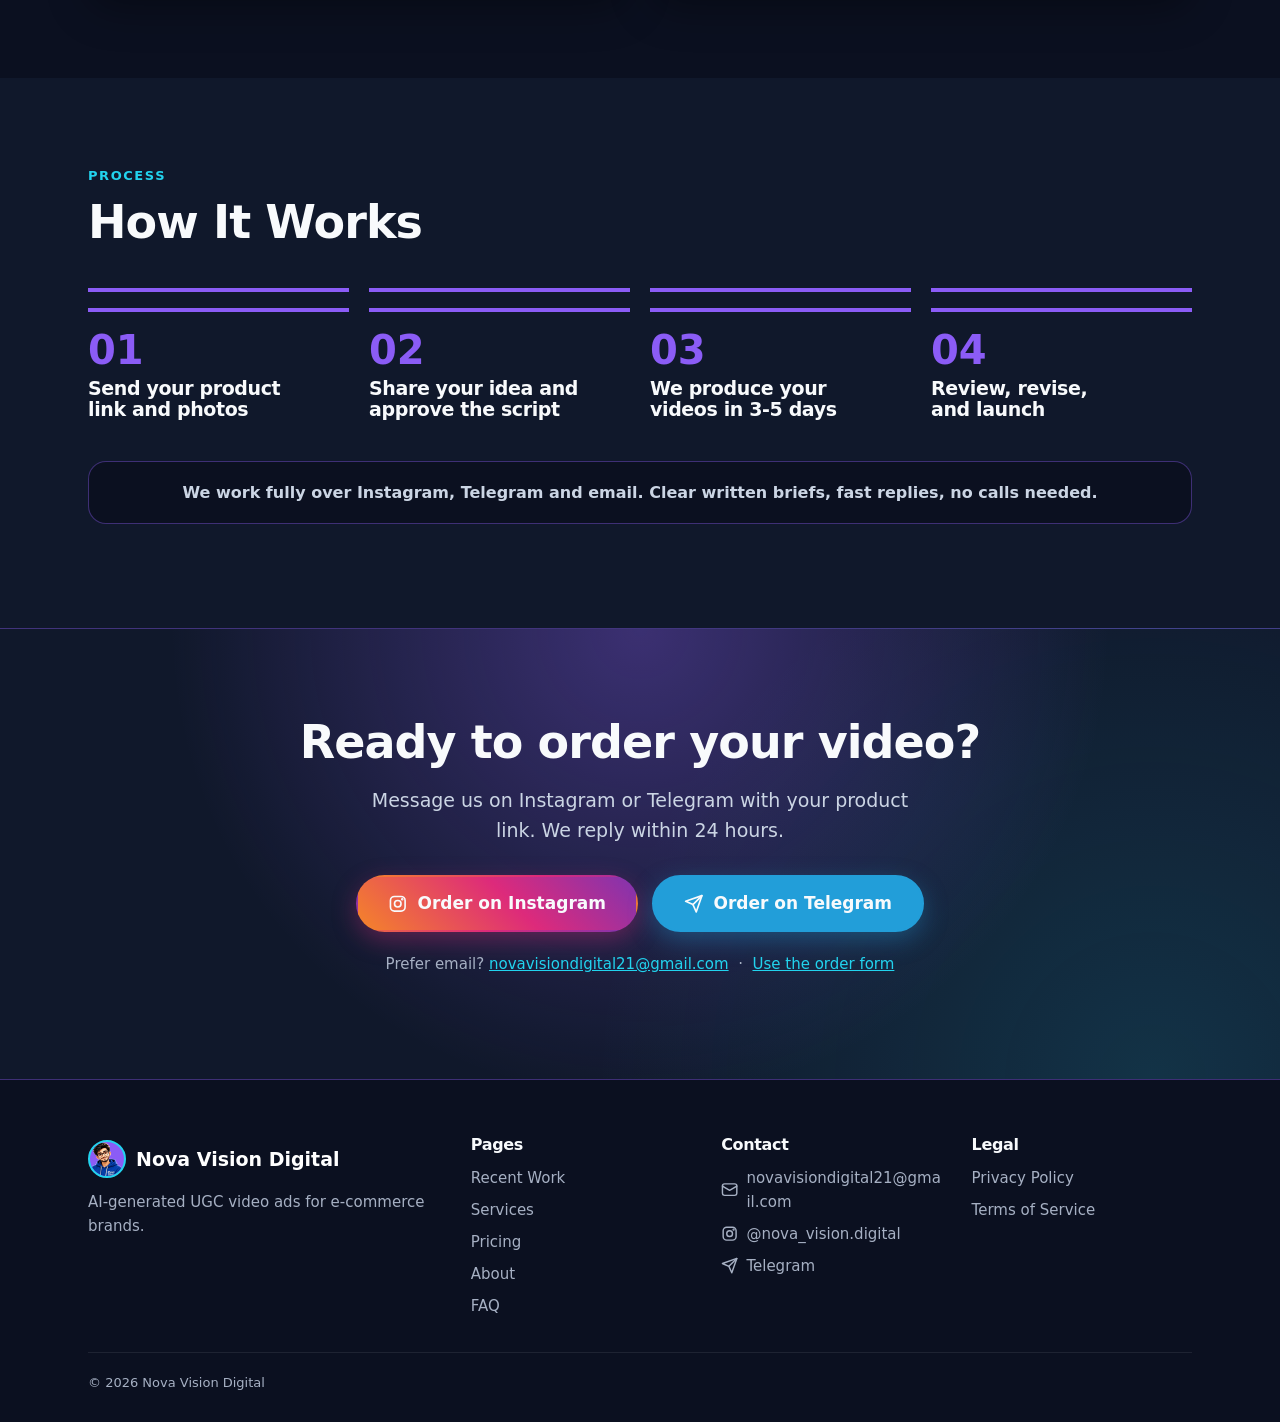
<file: services.html>
<!DOCTYPE html><html lang="en" class="no-js"><head><meta charset="utf-8"><meta name="viewport" content="width=device-width, initial-scale=1, viewport-fit=cover">
<title>Services | Nova Vision Digital</title><meta name="description" content="AI UGC video ads, Google Ads setup and Meta Ads setup for e-commerce brands."><link rel="canonical" href="https://novavisiondigital.online/services.html"><meta name="theme-color" content="#0B1020">
<meta property="og:title" content="Services | Nova Vision Digital"><meta property="og:description" content="AI UGC video ads, Google Ads setup and Meta Ads setup for e-commerce brands."><meta property="og:type" content="website"><meta property="og:url" content="https://novavisiondigital.online/services.html"><meta property="og:site_name" content="Nova Vision Digital"><meta property="og:image" content="https://novavisiondigital.online/assets/og-image.jpg"><meta property="og:image:width" content="1200"><meta property="og:image:height" content="630">
<meta name="twitter:card" content="summary_large_image"><meta name="twitter:title" content="Services | Nova Vision Digital"><meta name="twitter:description" content="AI UGC video ads, Google Ads setup and Meta Ads setup for e-commerce brands."><meta name="twitter:image" content="https://novavisiondigital.online/assets/og-image.jpg">
<link rel="icon" href="/favicon.ico" sizes="any"><link rel="icon" type="image/png" sizes="32x32" href="/assets/favicon-32.png"><link rel="apple-touch-icon" href="/assets/apple-touch-icon.png">
<script>document.documentElement.classList.remove("no-js")</script>
<link rel="stylesheet" href="assets/css/style.css">
</head><body>
<a class="skip" href="#main">Skip to content</a><svg width="0" height="0" style="position:absolute" aria-hidden="true" focusable="false"><defs>
<symbol id="i-ig" viewBox="0 0 24 24"><rect x="3" y="3" width="18" height="18" rx="5"/><circle cx="12" cy="12" r="4"/><circle cx="17.5" cy="6.5" r=".6" fill="currentColor"/></symbol>
<symbol id="i-tg" viewBox="0 0 24 24"><line x1="22" y1="2" x2="11" y2="13"/><polygon points="22 2 15 22 11 13 2 9 22 2"/></symbol>
<symbol id="i-mail" viewBox="0 0 24 24"><rect x="2" y="4" width="20" height="16" rx="3"/><polyline points="22 7 12 13 2 7"/></symbol>
<symbol id="i-play" viewBox="0 0 24 24"><polygon points="6 3 20 12 6 21"/></symbol>
<symbol id="i-menu" viewBox="0 0 24 24"><line x1="3" y1="6" x2="21" y2="6"/><line x1="3" y1="12" x2="21" y2="12"/><line x1="3" y1="18" x2="21" y2="18"/></symbol>
<symbol id="i-x" viewBox="0 0 24 24"><line x1="5" y1="5" x2="19" y2="19"/><line x1="19" y1="5" x2="5" y2="19"/></symbol>
</defs></svg><nav aria-label="Main"><div class="wrap"><a class="logo" href="index.html"><img class="lg" src="assets/logo.png" alt="" width="38" height="38">Nova Vision Digital</a>
<button id="mb" type="button" aria-expanded="false" aria-controls="lk" aria-label="Open menu"><svg class="ic-svg " aria-hidden="true"><use href="#i-menu"/></svg></button>
<div class="links" id="lk"><a href="index.html">Home</a><a href="work.html">Recent Work</a><a href="services.html" aria-current="page">Services</a><a href="pricing.html">Pricing</a><a href="reviews.html" data-needs-reviews hidden>Reviews</a><a href="about.html">About</a><a href="faq.html">FAQ</a><a class="btn p sm" href="order.html">Order a Video</a></div></div></nav><main id="main"><header class="phead"><div class="wrap"><div class="crumbs"><a href="index.html">Home</a> / Services</div><div class="eyebrow">Services</div><h1>Creative that works as hard as you do.</h1><p class="sub">AI UGC video ads for Meta and TikTok, plus Google and Meta campaign setup.</p></div></header>
<section><div class="wrap"><article class="card feat rv"><span class="tag">MAIN SERVICE</span><div><div class="ic">🎬</div><h3>AI UGC Video Ads</h3><p>Scroll-stopping, UGC-style video ads built from your product photos with AI video and voiceover. Made to test more hooks on Meta and TikTok without the cost of traditional creators.</p><a class="btn p arrow" href="order.html?service=Single%20UGC%20Video">Order UGC Videos</a></div>
<ul class="ck"><li>AI-generated UGC-style creative</li><li>Product-focused storytelling</li><li>Multiple hook variations to test</li><li>Formatted for Meta and TikTok</li><li>Brand-specific messaging</li><li>Scripts you approve before production</li></ul></article>
<h3 class="sub-h">Additional Services</h3><p class="sub">Campaign setup to pair with your creative.</p>
<div class="cards two">
<article class="card rv"><div class="ic">🔎</div><h3>Google Ads Setup</h3><p>Get your advertising campaigns structured for your business goals, with a clear setup designed to help you reach high-intent customers.</p><ul class="ck"><li>Campaign structure and setup</li><li>Keyword and targeting research</li><li>Ad copy setup</li><li>Conversion tracking guidance</li><li>Campaign launch checklist</li></ul><a class="btn p arrow" href="order.html?service=Google%20Ads%20Setup">Get Google Ads Setup</a></article>
<article class="card rv"><div class="ic">📱</div><h3>Meta Ads Setup</h3><p>Build a stronger foundation for your Facebook and Instagram advertising with professionally structured campaigns and creative-ready ad setups.</p><ul class="ck"><li>Campaign setup</li><li>Audience targeting configuration</li><li>Ad set structure</li><li>Creative placement guidance</li><li>Pixel and tracking guidance</li></ul><a class="btn p arrow" href="order.html?service=Meta%20Ads%20Setup">Get Meta Ads Setup</a></article>
</div></div></section>
<section class="alt"><div class="wrap"><div class="eyebrow">Process</div><h2>How It Works</h2><div class="steps">
<div class="rv"><div class="n">01</div><h3>Send your product link and photos</h3></div>
<div class="rv"><div class="n">02</div><h3>Share your idea and approve the script</h3></div>
<div class="rv"><div class="n">03</div><h3>We produce your videos in 3-5 days</h3></div>
<div class="rv"><div class="n">04</div><h3>Review, revise, and launch</h3></div></div>
<p class="steps-note">We work fully over Instagram, Telegram and email. Clear written briefs, fast replies, no calls needed.</p></div></section>
<section class="final"><div class="wrap"><h2>Ready to order your video?</h2><p class="lead">Message us on Instagram or Telegram with your product link. We reply within 24 hours.</p><div class="order-btns"><a class="btn ig xl" data-ig href="https://www.instagram.com/nova_vision.digital" target="_blank" rel="noopener"><svg class="ic-svg " aria-hidden="true"><use href="#i-ig"/></svg> Order on Instagram</a><a class="btn tg xl" data-tg href="#" target="_blank" rel="noopener" hidden><svg class="ic-svg " aria-hidden="true"><use href="#i-tg"/></svg> Order on Telegram</a></div>
<p class="alt-line">Prefer email? <a data-mail="text" href="mailto:novavisiondigital21@gmail.com">novavisiondigital21@gmail.com</a> &nbsp;·&nbsp; <a href="order.html">Use the order form</a></p></div></section></main><footer><div class="wrap"><div class="fg"><div><a class="logo" href="index.html"><img class="lg" src="assets/logo.png" alt="" width="38" height="38" loading="lazy">Nova Vision Digital</a><p>AI-generated UGC video ads for e-commerce brands.</p></div>
<div><h4>Pages</h4><a href="work.html">Recent Work</a><a href="services.html">Services</a><a href="pricing.html">Pricing</a><a href="about.html">About</a><a href="faq.html">FAQ</a></div>
<div><h4>Contact</h4><a data-mail href="mailto:novavisiondigital21@gmail.com"><svg class="ic-svg " aria-hidden="true"><use href="#i-mail"/></svg><span data-mailtext>novavisiondigital21@gmail.com</span></a><a data-ig href="https://www.instagram.com/nova_vision.digital" target="_blank" rel="noopener"><svg class="ic-svg " aria-hidden="true"><use href="#i-ig"/></svg><span>@nova_vision.digital</span></a><a data-tg href="#" target="_blank" rel="noopener" hidden><svg class="ic-svg " aria-hidden="true"><use href="#i-tg"/></svg><span>Telegram</span></a></div>
<div><h4>Legal</h4><a href="privacy.html">Privacy Policy</a><a href="terms.html">Terms of Service</a></div></div>
<p class="copy">© 2026 Nova Vision Digital</p></div></footer><script src="assets/js/config.js"></script><script src="assets/js/reviews.js"></script><script defer src="assets/js/site.js"></script></body></html>
</file>
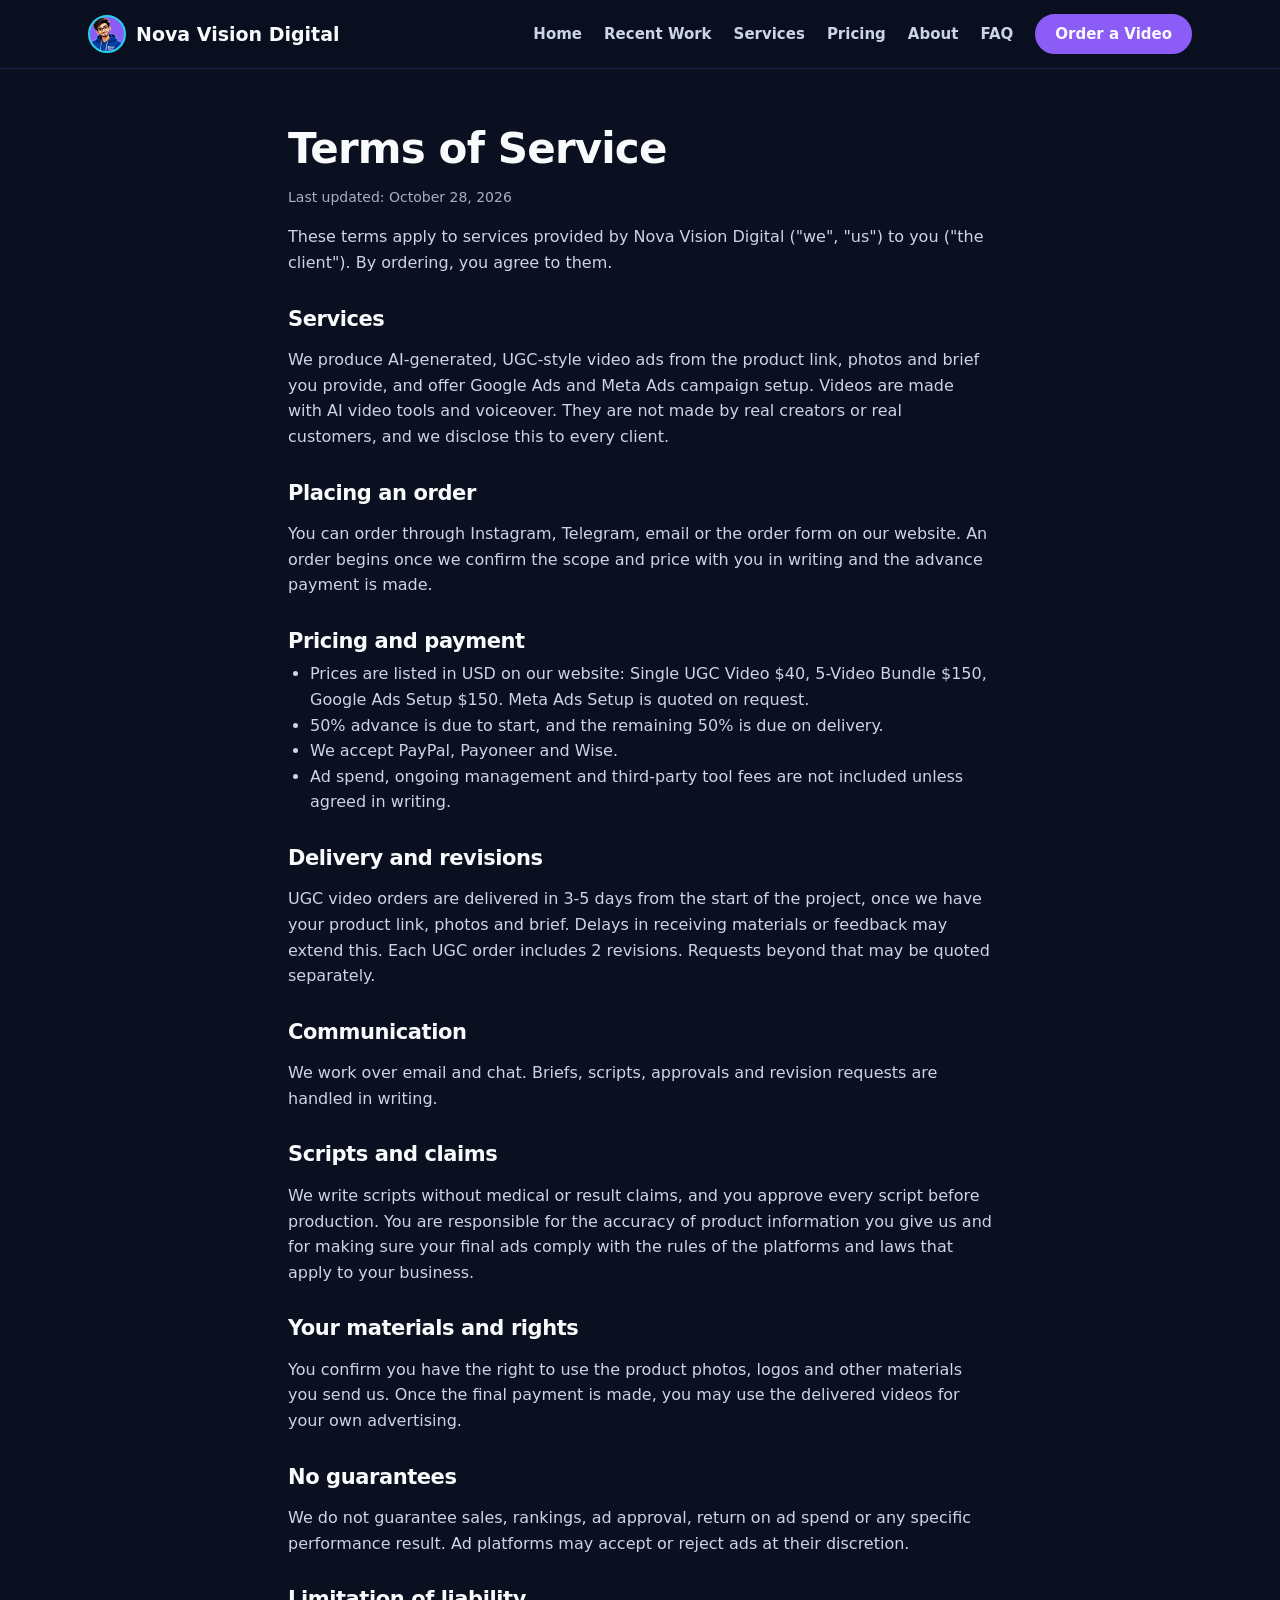
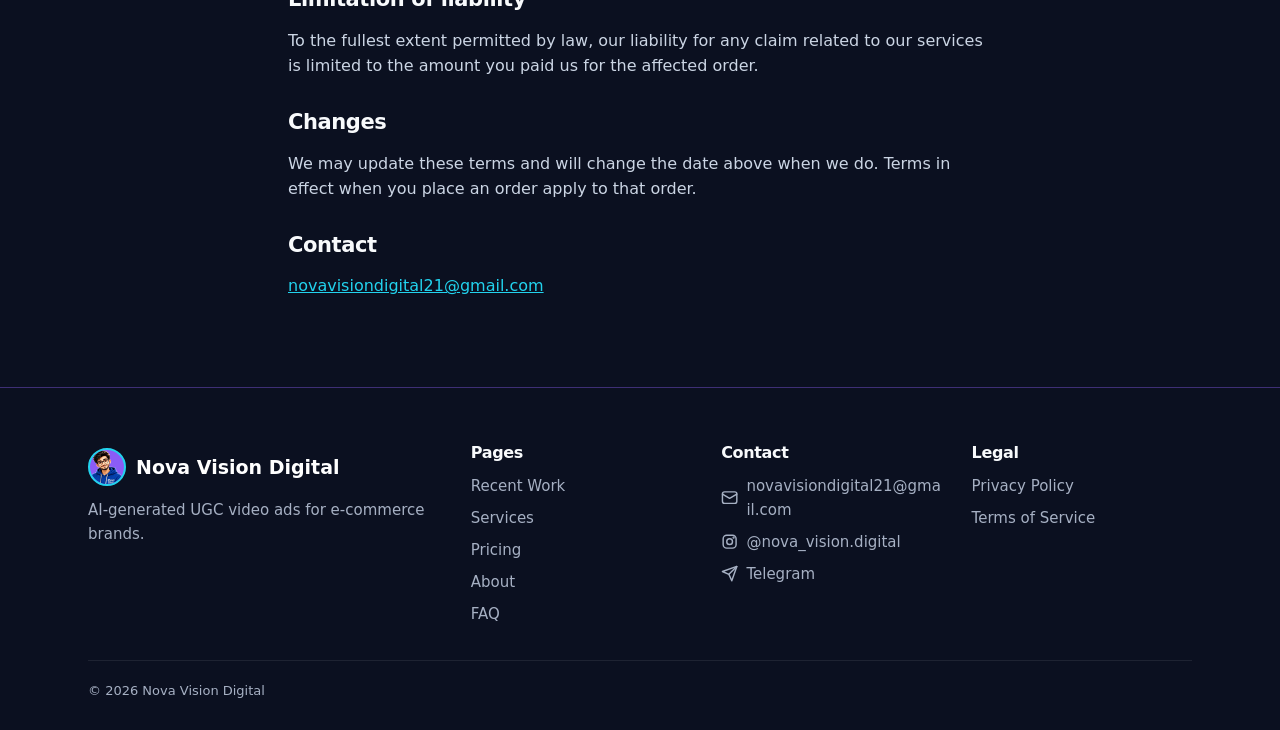
<file: terms.html>
<!DOCTYPE html><html lang="en" class="no-js"><head><meta name="robots" content="index,follow"><meta charset="utf-8"><meta name="viewport" content="width=device-width, initial-scale=1, viewport-fit=cover">
<title>Terms of Service | Nova Vision Digital</title><meta name="description" content="Terms for Nova Vision Digital AI UGC video ad services."><link rel="canonical" href="https://novavisiondigital.online/terms.html"><meta name="theme-color" content="#0B1020">
<meta property="og:title" content="Terms of Service | Nova Vision Digital"><meta property="og:description" content="Terms for Nova Vision Digital AI UGC video ad services."><meta property="og:type" content="website"><meta property="og:url" content="https://novavisiondigital.online/terms.html"><meta property="og:site_name" content="Nova Vision Digital"><meta property="og:image" content="https://novavisiondigital.online/assets/og-image.jpg"><meta property="og:image:width" content="1200"><meta property="og:image:height" content="630">
<meta name="twitter:card" content="summary_large_image"><meta name="twitter:title" content="Terms of Service | Nova Vision Digital"><meta name="twitter:description" content="Terms for Nova Vision Digital AI UGC video ad services."><meta name="twitter:image" content="https://novavisiondigital.online/assets/og-image.jpg">
<link rel="icon" href="/favicon.ico" sizes="any"><link rel="icon" type="image/png" sizes="32x32" href="/assets/favicon-32.png"><link rel="apple-touch-icon" href="/assets/apple-touch-icon.png">
<script>document.documentElement.classList.remove("no-js")</script>
<link rel="stylesheet" href="assets/css/style.css">
</head><body>
<a class="skip" href="#main">Skip to content</a><svg width="0" height="0" style="position:absolute" aria-hidden="true" focusable="false"><defs>
<symbol id="i-ig" viewBox="0 0 24 24"><rect x="3" y="3" width="18" height="18" rx="5"/><circle cx="12" cy="12" r="4"/><circle cx="17.5" cy="6.5" r=".6" fill="currentColor"/></symbol>
<symbol id="i-tg" viewBox="0 0 24 24"><line x1="22" y1="2" x2="11" y2="13"/><polygon points="22 2 15 22 11 13 2 9 22 2"/></symbol>
<symbol id="i-mail" viewBox="0 0 24 24"><rect x="2" y="4" width="20" height="16" rx="3"/><polyline points="22 7 12 13 2 7"/></symbol>
<symbol id="i-play" viewBox="0 0 24 24"><polygon points="6 3 20 12 6 21"/></symbol>
<symbol id="i-menu" viewBox="0 0 24 24"><line x1="3" y1="6" x2="21" y2="6"/><line x1="3" y1="12" x2="21" y2="12"/><line x1="3" y1="18" x2="21" y2="18"/></symbol>
<symbol id="i-x" viewBox="0 0 24 24"><line x1="5" y1="5" x2="19" y2="19"/><line x1="19" y1="5" x2="5" y2="19"/></symbol>
</defs></svg><nav aria-label="Main"><div class="wrap"><a class="logo" href="index.html"><img class="lg" src="assets/logo.png" alt="" width="38" height="38">Nova Vision Digital</a>
<button id="mb" type="button" aria-expanded="false" aria-controls="lk" aria-label="Open menu"><svg class="ic-svg " aria-hidden="true"><use href="#i-menu"/></svg></button>
<div class="links" id="lk"><a href="index.html">Home</a><a href="work.html">Recent Work</a><a href="services.html">Services</a><a href="pricing.html">Pricing</a><a href="reviews.html" data-needs-reviews hidden>Reviews</a><a href="about.html">About</a><a href="faq.html">FAQ</a><a class="btn p sm" href="order.html">Order a Video</a></div></div></nav><main id="main"><div class="legal">
<h1>Terms of Service</h1><p class="upd">Last updated: October 28, 2026</p>
<p>These terms apply to services provided by Nova Vision Digital ("we", "us") to you ("the client"). By ordering, you agree to them.</p>
<h2>Services</h2><p>We produce AI-generated, UGC-style video ads from the product link, photos and brief you provide, and offer Google Ads and Meta Ads campaign setup. Videos are made with AI video tools and voiceover. They are not made by real creators or real customers, and we disclose this to every client.</p>
<h2>Placing an order</h2><p>You can order through Instagram, Telegram, email or the order form on our website. An order begins once we confirm the scope and price with you in writing and the advance payment is made.</p>
<h2>Pricing and payment</h2><ul><li>Prices are listed in USD on our website: Single UGC Video $40, 5-Video Bundle $150, Google Ads Setup $150. Meta Ads Setup is quoted on request.</li><li>50% advance is due to start, and the remaining 50% is due on delivery.</li><li>We accept PayPal, Payoneer and Wise.</li><li>Ad spend, ongoing management and third-party tool fees are not included unless agreed in writing.</li></ul>
<h2>Delivery and revisions</h2><p>UGC video orders are delivered in 3-5 days from the start of the project, once we have your product link, photos and brief. Delays in receiving materials or feedback may extend this. Each UGC order includes 2 revisions. Requests beyond that may be quoted separately.</p>
<h2>Communication</h2><p>We work over email and chat. Briefs, scripts, approvals and revision requests are handled in writing.</p>
<h2>Scripts and claims</h2><p>We write scripts without medical or result claims, and you approve every script before production. You are responsible for the accuracy of product information you give us and for making sure your final ads comply with the rules of the platforms and laws that apply to your business.</p>
<h2>Your materials and rights</h2><p>You confirm you have the right to use the product photos, logos and other materials you send us. Once the final payment is made, you may use the delivered videos for your own advertising.</p>
<h2>No guarantees</h2><p>We do not guarantee sales, rankings, ad approval, return on ad spend or any specific performance result. Ad platforms may accept or reject ads at their discretion.</p>
<h2>Limitation of liability</h2><p>To the fullest extent permitted by law, our liability for any claim related to our services is limited to the amount you paid us for the affected order.</p>
<h2>Changes</h2><p>We may update these terms and will change the date above when we do. Terms in effect when you place an order apply to that order.</p>
<h2>Contact</h2><p><a href="mailto:novavisiondigital21@gmail.com">novavisiondigital21@gmail.com</a></p>
</div></main><footer><div class="wrap"><div class="fg"><div><a class="logo" href="index.html"><img class="lg" src="assets/logo.png" alt="" width="38" height="38" loading="lazy">Nova Vision Digital</a><p>AI-generated UGC video ads for e-commerce brands.</p></div>
<div><h4>Pages</h4><a href="work.html">Recent Work</a><a href="services.html">Services</a><a href="pricing.html">Pricing</a><a href="about.html">About</a><a href="faq.html">FAQ</a></div>
<div><h4>Contact</h4><a data-mail href="mailto:novavisiondigital21@gmail.com"><svg class="ic-svg " aria-hidden="true"><use href="#i-mail"/></svg><span data-mailtext>novavisiondigital21@gmail.com</span></a><a data-ig href="https://www.instagram.com/nova_vision.digital" target="_blank" rel="noopener"><svg class="ic-svg " aria-hidden="true"><use href="#i-ig"/></svg><span>@nova_vision.digital</span></a><a data-tg href="#" target="_blank" rel="noopener" hidden><svg class="ic-svg " aria-hidden="true"><use href="#i-tg"/></svg><span>Telegram</span></a></div>
<div><h4>Legal</h4><a href="privacy.html">Privacy Policy</a><a href="terms.html">Terms of Service</a></div></div>
<p class="copy">© 2026 Nova Vision Digital</p></div></footer><script src="assets/js/config.js"></script><script src="assets/js/reviews.js"></script><script defer src="assets/js/site.js"></script></body></html>
</file>
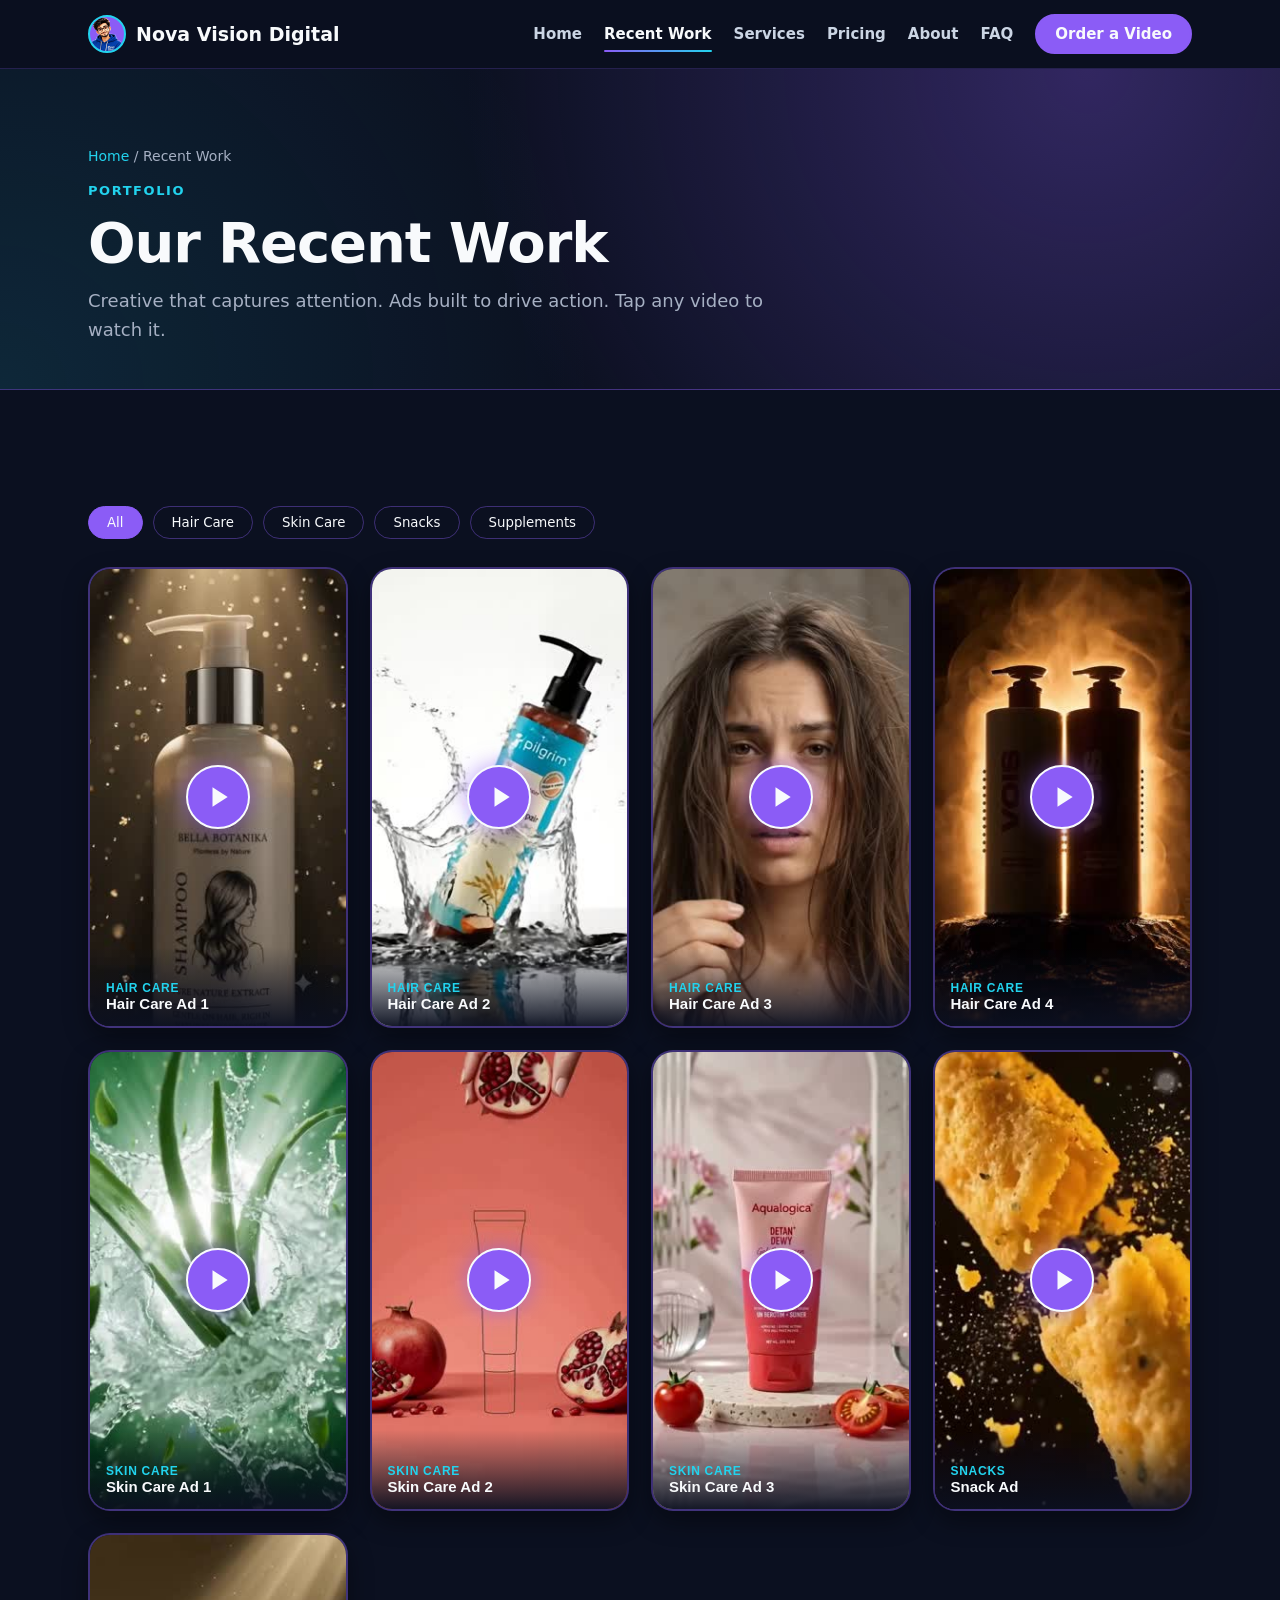
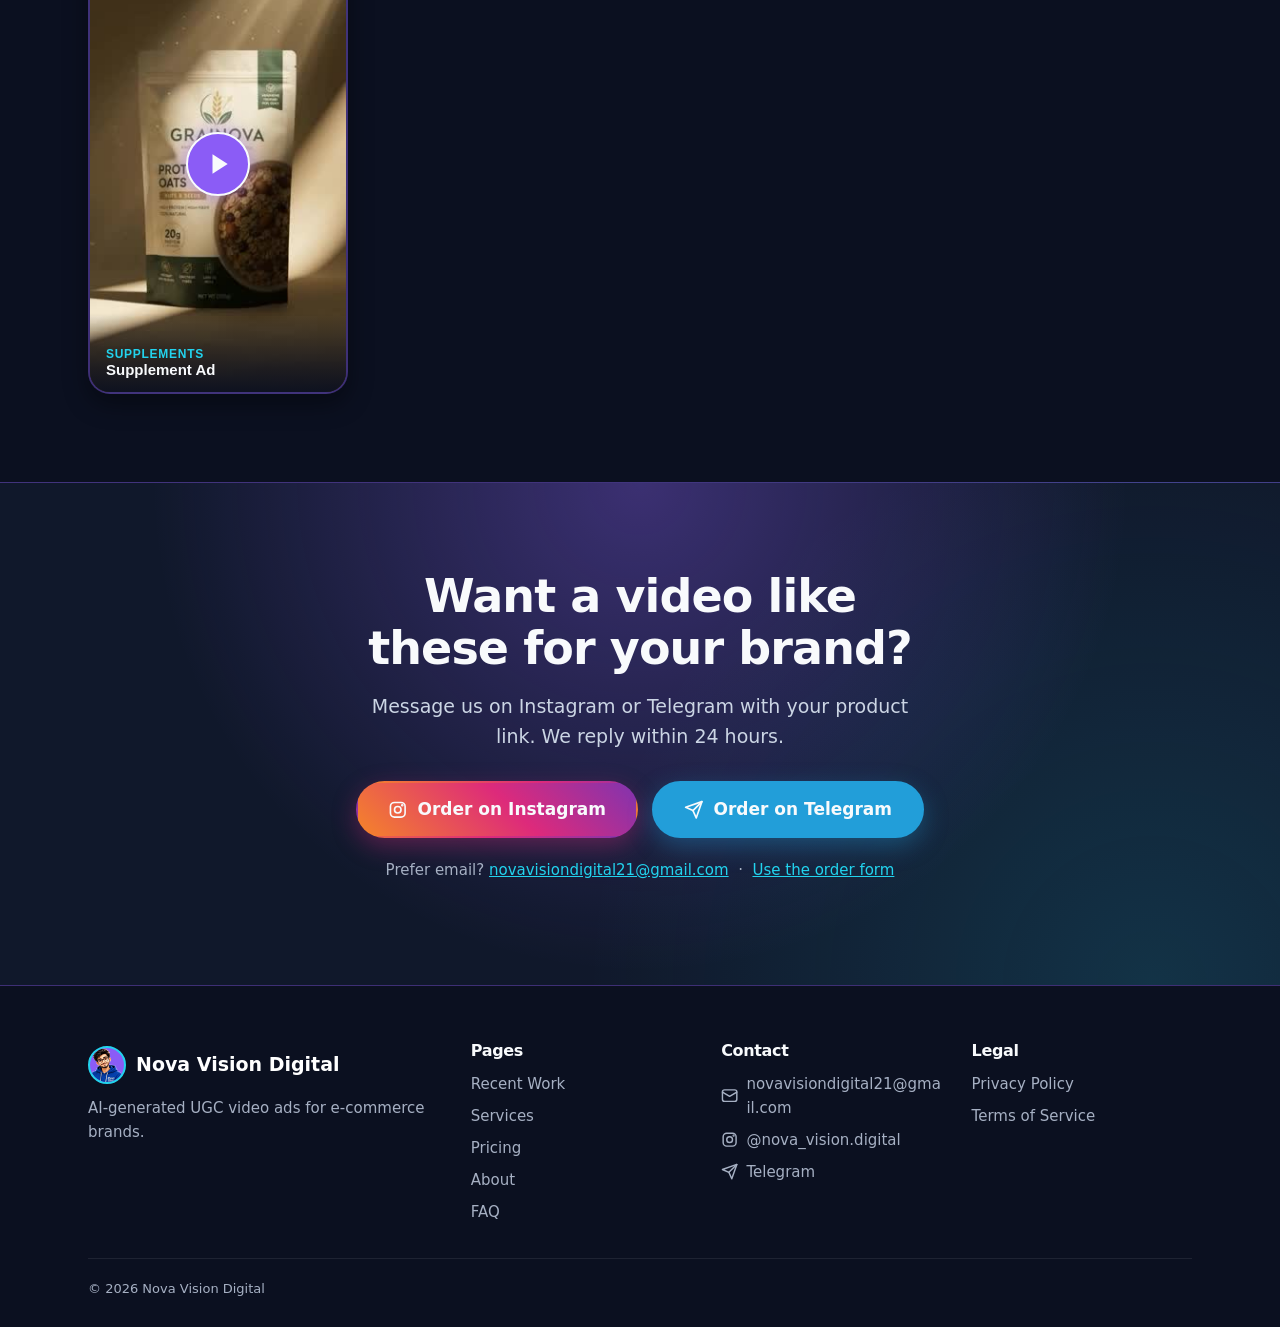
<file: work.html>
<!DOCTYPE html><html lang="en" class="no-js"><head><meta charset="utf-8"><meta name="viewport" content="width=device-width, initial-scale=1, viewport-fit=cover">
<title>Our Recent Work | Nova Vision Digital</title><meta name="description" content="Watch our recent AI UGC video ads for hair care, skin care, snacks and supplements brands."><link rel="canonical" href="https://novavisiondigital.online/work.html"><meta name="theme-color" content="#0B1020">
<meta property="og:title" content="Our Recent Work | Nova Vision Digital"><meta property="og:description" content="Watch our recent AI UGC video ads for hair care, skin care, snacks and supplements brands."><meta property="og:type" content="website"><meta property="og:url" content="https://novavisiondigital.online/work.html"><meta property="og:site_name" content="Nova Vision Digital"><meta property="og:image" content="https://novavisiondigital.online/assets/og-image.jpg"><meta property="og:image:width" content="1200"><meta property="og:image:height" content="630">
<meta name="twitter:card" content="summary_large_image"><meta name="twitter:title" content="Our Recent Work | Nova Vision Digital"><meta name="twitter:description" content="Watch our recent AI UGC video ads for hair care, skin care, snacks and supplements brands."><meta name="twitter:image" content="https://novavisiondigital.online/assets/og-image.jpg">
<link rel="icon" href="/favicon.ico" sizes="any"><link rel="icon" type="image/png" sizes="32x32" href="/assets/favicon-32.png"><link rel="apple-touch-icon" href="/assets/apple-touch-icon.png">
<script>document.documentElement.classList.remove("no-js")</script>
<link rel="stylesheet" href="assets/css/style.css">
</head><body>
<a class="skip" href="#main">Skip to content</a><svg width="0" height="0" style="position:absolute" aria-hidden="true" focusable="false"><defs>
<symbol id="i-ig" viewBox="0 0 24 24"><rect x="3" y="3" width="18" height="18" rx="5"/><circle cx="12" cy="12" r="4"/><circle cx="17.5" cy="6.5" r=".6" fill="currentColor"/></symbol>
<symbol id="i-tg" viewBox="0 0 24 24"><line x1="22" y1="2" x2="11" y2="13"/><polygon points="22 2 15 22 11 13 2 9 22 2"/></symbol>
<symbol id="i-mail" viewBox="0 0 24 24"><rect x="2" y="4" width="20" height="16" rx="3"/><polyline points="22 7 12 13 2 7"/></symbol>
<symbol id="i-play" viewBox="0 0 24 24"><polygon points="6 3 20 12 6 21"/></symbol>
<symbol id="i-menu" viewBox="0 0 24 24"><line x1="3" y1="6" x2="21" y2="6"/><line x1="3" y1="12" x2="21" y2="12"/><line x1="3" y1="18" x2="21" y2="18"/></symbol>
<symbol id="i-x" viewBox="0 0 24 24"><line x1="5" y1="5" x2="19" y2="19"/><line x1="19" y1="5" x2="5" y2="19"/></symbol>
</defs></svg><nav aria-label="Main"><div class="wrap"><a class="logo" href="index.html"><img class="lg" src="assets/logo.png" alt="" width="38" height="38">Nova Vision Digital</a>
<button id="mb" type="button" aria-expanded="false" aria-controls="lk" aria-label="Open menu"><svg class="ic-svg " aria-hidden="true"><use href="#i-menu"/></svg></button>
<div class="links" id="lk"><a href="index.html">Home</a><a href="work.html" aria-current="page">Recent Work</a><a href="services.html">Services</a><a href="pricing.html">Pricing</a><a href="reviews.html" data-needs-reviews hidden>Reviews</a><a href="about.html">About</a><a href="faq.html">FAQ</a><a class="btn p sm" href="order.html">Order a Video</a></div></div></nav><main id="main"><header class="phead"><div class="wrap"><div class="crumbs"><a href="index.html">Home</a> / Recent Work</div><div class="eyebrow">Portfolio</div><h1>Our Recent Work</h1><p class="sub">Creative that captures attention. Ads built to drive action. Tap any video to watch it.</p></div></header>
<section><div class="wrap"><div class="filters" id="flt" role="group" aria-label="Filter videos"></div><div class="grid" id="gal"></div></div></section>
<section class="final"><div class="wrap"><h2>Want a video like these for your brand?</h2><p class="lead">Message us on Instagram or Telegram with your product link. We reply within 24 hours.</p><div class="order-btns"><a class="btn ig xl" data-ig href="https://www.instagram.com/nova_vision.digital" target="_blank" rel="noopener"><svg class="ic-svg " aria-hidden="true"><use href="#i-ig"/></svg> Order on Instagram</a><a class="btn tg xl" data-tg href="#" target="_blank" rel="noopener" hidden><svg class="ic-svg " aria-hidden="true"><use href="#i-tg"/></svg> Order on Telegram</a></div>
<p class="alt-line">Prefer email? <a data-mail="text" href="mailto:novavisiondigital21@gmail.com">novavisiondigital21@gmail.com</a> &nbsp;·&nbsp; <a href="order.html">Use the order form</a></p></div></section></main><footer><div class="wrap"><div class="fg"><div><a class="logo" href="index.html"><img class="lg" src="assets/logo.png" alt="" width="38" height="38" loading="lazy">Nova Vision Digital</a><p>AI-generated UGC video ads for e-commerce brands.</p></div>
<div><h4>Pages</h4><a href="work.html">Recent Work</a><a href="services.html">Services</a><a href="pricing.html">Pricing</a><a href="about.html">About</a><a href="faq.html">FAQ</a></div>
<div><h4>Contact</h4><a data-mail href="mailto:novavisiondigital21@gmail.com"><svg class="ic-svg " aria-hidden="true"><use href="#i-mail"/></svg><span data-mailtext>novavisiondigital21@gmail.com</span></a><a data-ig href="https://www.instagram.com/nova_vision.digital" target="_blank" rel="noopener"><svg class="ic-svg " aria-hidden="true"><use href="#i-ig"/></svg><span>@nova_vision.digital</span></a><a data-tg href="#" target="_blank" rel="noopener" hidden><svg class="ic-svg " aria-hidden="true"><use href="#i-tg"/></svg><span>Telegram</span></a></div>
<div><h4>Legal</h4><a href="privacy.html">Privacy Policy</a><a href="terms.html">Terms of Service</a></div></div>
<p class="copy">© 2026 Nova Vision Digital</p></div></footer><script src="assets/js/config.js"></script><script src="assets/js/reviews.js"></script><script defer src="assets/js/site.js"></script></body></html>
</file>
<file: assets/css/style.css>
/* Nova Vision Digital — shared stylesheet (all pages) */
:root{--o:#8B5CF6;--od:#22D3EE;--w:#0B1020;--c:#F8FAFC;--b:#10182B;--g:#A6B0C3;--t:#CBD5E4;--bd:rgba(139,92,246,.22);--ln:rgba(139,92,246,.4);--ease:cubic-bezier(.22,.8,.3,1);--pad:clamp(16px,4vw,28px);color-scheme:dark}
*{box-sizing:border-box}
html{scroll-behavior:smooth;scroll-padding-top:84px;-webkit-text-size-adjust:100%}
body{margin:0;background:var(--w);color:var(--c);font:16px/1.6 "Segoe UI",Inter,system-ui,-apple-system,sans-serif;-webkit-font-smoothing:antialiased;text-rendering:optimizeLegibility;overflow-x:hidden}
h1,h2,h3,h4{line-height:1.12;margin:0;font-weight:800;letter-spacing:-.02em;text-wrap:balance}
a{color:inherit}img,video{max-width:100%}
.wrap{max-width:1160px;margin:0 auto;padding:0 var(--pad)}
section{padding:clamp(52px,8vw,88px) 0}
.alt{background:var(--b)}
[hidden]{display:none!important}
.ic-svg{width:1.15em;height:1.15em;flex:none;fill:none;stroke:currentColor;stroke-width:2;stroke-linecap:round;stroke-linejoin:round}
.ic-svg.fill{fill:currentColor;stroke:none}
:focus-visible{outline:3px solid var(--od);outline-offset:3px;border-radius:6px}
.skip{position:absolute;left:-999px;top:8px;background:var(--o);color:#fff;padding:10px 16px;border-radius:10px;z-index:100}.skip:focus{left:8px}

/* ---------- buttons ---------- */
.btn{display:inline-flex;align-items:center;justify-content:center;gap:10px;padding:14px 26px;border-radius:999px;font-weight:700;font-size:16px;line-height:1.2;text-decoration:none;border:2px solid var(--od);cursor:pointer;background:none;color:var(--c);font-family:inherit;transition:transform .25s var(--ease),box-shadow .25s var(--ease),background-color .25s var(--ease),border-color .25s var(--ease)}
.btn.p{background:var(--o);border-color:var(--o);box-shadow:0 8px 24px rgba(139,92,246,.45)}
.btn.arrow::after{content:"\2192";transition:transform .25s var(--ease)}
.btn.sm{padding:9px 18px;font-size:15px;box-shadow:none}
.btn.ig{background:linear-gradient(45deg,#F58529,#DD2A7B 55%,#8134AF);border-color:transparent;box-shadow:0 8px 24px rgba(221,42,123,.35)}
.btn.tg{background:#229ED9;border-color:#229ED9;box-shadow:0 8px 24px rgba(34,158,217,.35)}
.btn.xl{padding:16px 30px;font-size:17px}
@media(hover:hover) and (pointer:fine){
 .btn:hover{transform:translateY(-3px)}.btn.arrow:hover::after{transform:translateX(5px)}
 .btn.p:hover{border-color:var(--od);box-shadow:0 12px 30px rgba(139,92,246,.55),0 0 22px rgba(34,211,238,.35)}
 .btn:not(.p):not(.ig):not(.tg):hover{background:rgba(34,211,238,.12)}
 .btn.ig:hover{box-shadow:0 12px 30px rgba(221,42,123,.5)}.btn.tg:hover{box-shadow:0 12px 30px rgba(34,158,217,.55)}
}
.btn:active{transform:scale(.98)}

/* ---------- nav ---------- */
nav{position:sticky;top:0;z-index:30;background:rgba(11,16,32,.9);-webkit-backdrop-filter:blur(10px);backdrop-filter:blur(10px);border-bottom:1px solid var(--bd)}
nav .wrap{display:flex;align-items:center;justify-content:space-between;height:68px;gap:16px}
.logo{font-weight:900;font-size:19px;text-decoration:none;display:flex;gap:10px;align-items:center;white-space:nowrap}
.lg{width:38px;height:38px;border-radius:50%;object-fit:cover;object-position:top;background:var(--o);border:2px solid var(--od)}
.links{display:flex;gap:22px;align-items:center}
.links a:not(.btn){text-decoration:none;font-weight:600;font-size:15px;padding:6px 0;position:relative;color:var(--t);transition:color .25s var(--ease)}
.links a:not(.btn)::after{content:"";position:absolute;left:0;right:0;bottom:0;height:2px;border-radius:2px;background:linear-gradient(90deg,var(--o),var(--od));transform:scaleX(0);transform-origin:left;transition:transform .3s var(--ease)}
.links a:not(.btn):hover,.links a[aria-current=page]{color:var(--c)}
.links a:not(.btn):hover::after,.links a[aria-current=page]::after{transform:scaleX(1)}
#mb{display:none;background:none;color:var(--c);border:2px solid var(--od);border-radius:12px;width:46px;height:42px;padding:0;cursor:pointer;place-items:center}
#mb .ic-svg{width:22px;height:22px}
@media(max-width:1020px){
 .links{gap:16px}.links a:not(.btn){font-size:14px}
}
@media(max-width:900px){
 #mb{display:grid}
 .links{display:none;position:absolute;top:68px;left:0;right:0;background:var(--w);flex-direction:column;align-items:stretch;gap:0;padding:10px var(--pad) 22px;border-bottom:1px solid var(--bd);box-shadow:0 20px 30px rgba(0,0,0,.45);max-height:calc(100vh - 68px);overflow:auto}
 .links.open{display:flex}
 .links a:not(.btn){font-size:17px;padding:14px 4px;border-bottom:1px solid rgba(248,250,252,.08)}
 .links a:not(.btn)::after{display:none}
 .links a[aria-current=page]{color:var(--od)}
 .links .btn{margin-top:16px;padding:14px}
}
@media(max-width:420px){.logo{font-size:16px}.lg{width:32px;height:32px}}

/* ---------- hero (home) ---------- */
.hero{padding:clamp(36px,6vw,64px) 0 clamp(52px,8vw,92px);background:radial-gradient(circle at 85% 20%,rgba(139,92,246,.35),transparent 50%),radial-gradient(circle at 5% 95%,rgba(34,211,238,.16),transparent 45%),linear-gradient(135deg,#0B1020,#10182B);overflow:hidden;border-bottom:1px solid var(--ln)}
.hg{display:grid;grid-template-columns:1.1fr .9fr;gap:40px;align-items:center}
.badge{display:inline-block;background:rgba(34,211,238,.12);color:var(--od);border:1px solid rgba(34,211,238,.45);font-size:12px;font-weight:800;letter-spacing:.12em;padding:8px 14px;border-radius:999px}
.hero h1{font-size:clamp(30px,5.4vw,58px);line-height:1.12;margin:18px 0}
.hero h1 em{font-style:normal;color:var(--od);background:linear-gradient(transparent 62%,rgba(139,92,246,.45) 62%)}
.hero p.l{font-size:19px;color:var(--t);max-width:540px;margin:0}
.cta{display:flex;gap:14px;flex-wrap:wrap;margin:28px 0 16px}
.trust{font-size:14px;color:#B4BFD2;font-weight:600}
.stage{position:relative;max-width:420px;width:100%;margin:auto}
.blob{position:absolute;inset:6% -6% 2%;background:linear-gradient(145deg,rgba(139,92,246,.35),#10182B 70%);border:2px solid var(--ln);border-radius:46% 54% 40% 60%/55% 45% 55% 45%;box-shadow:0 0 60px rgba(139,92,246,.35),0 0 0 1px rgba(34,211,238,.18)}
.stage img{position:relative;width:100%;height:auto;display:block;filter:drop-shadow(0 14px 18px rgba(0,0,0,.28));animation:fl 5s ease-in-out infinite}
@keyframes fl{50%{transform:translateY(-8px)}}
.fc{position:absolute;background:var(--b);border:1px solid rgba(34,211,238,.5);border-radius:16px;padding:10px 14px;font-weight:700;font-size:13px;box-shadow:0 8px 24px rgba(0,0,0,.4),0 0 18px rgba(34,211,238,.18);z-index:2}
.fc.a{top:8%;left:-14%}.fc.b{bottom:18%;right:-8%}
.hero-pre .hero .badge,.hero-pre .hero h1,.hero-pre .hero p.l,.hero-pre .hero .cta .btn,.hero-pre .hero .trust,.hero-pre .hero .stage>*{visibility:hidden}
.hero-gsap .stage img{animation:none}
@media(max-width:820px){
 .hg{grid-template-columns:1fr;gap:30px}
 .hero{text-align:left}.hero p.l{font-size:17px}.hero h1{font-size:clamp(28px,8.4vw,38px)}
 .hero .badge{font-size:11px;padding:7px 12px}
 .stage{max-width:300px}.fc{font-size:11px;padding:7px 10px}.fc.a{left:-2%}.fc.b{right:-2%}
 .cta .btn{flex:1 1 100%}
}

/* ---------- headings / page head ---------- */
.eyebrow{color:var(--od);font-weight:800;font-size:13px;letter-spacing:.12em;text-transform:uppercase;margin-bottom:10px}
h2{font-size:clamp(28px,4.4vw,46px)}
.sub{color:var(--g);font-size:clamp(16px,2vw,18px);margin:12px 0 0;max-width:680px}
.center{text-align:center}.center .sub{margin-left:auto;margin-right:auto}
.phead{padding:clamp(44px,7vw,76px) 0 clamp(28px,4vw,44px);background:radial-gradient(circle at 85% 0,rgba(139,92,246,.3),transparent 55%),radial-gradient(circle at 0 100%,rgba(34,211,238,.12),transparent 45%),#0B1020;border-bottom:1px solid var(--ln)}
.phead h1{font-size:clamp(32px,6vw,56px)}
.crumbs{font-size:14px;color:var(--g);margin-bottom:14px}.crumbs a{color:var(--od);text-decoration:none}.crumbs a:hover{text-decoration:underline}
.more{margin-top:34px;display:flex;justify-content:center}
.head-row{display:flex;justify-content:space-between;align-items:flex-end;gap:20px;flex-wrap:wrap}

/* ---------- facts strip ---------- */
.facts{display:grid;grid-template-columns:repeat(4,minmax(0,1fr));gap:14px;margin-top:-34px;position:relative;z-index:2}
.facts div{background:var(--b);border:1px solid var(--ln);border-radius:20px;padding:18px 16px;text-align:center;box-shadow:0 14px 34px rgba(0,0,0,.4)}
.facts b{display:block;font-size:clamp(22px,3vw,30px);font-weight:900;color:var(--od);line-height:1.1}
.facts span{font-size:13px;color:var(--g);font-weight:600}
@media(max-width:700px){.facts{grid-template-columns:repeat(2,minmax(0,1fr));margin-top:-26px;gap:10px}}

/* ---------- our recent work ---------- */
.filters{display:flex;gap:10px;flex-wrap:wrap;margin:28px 0}
.filters button{background:none;color:var(--c);border:1.5px solid var(--ln);border-radius:999px;padding:8px 18px;font:600 15px inherit;font-family:inherit;cursor:pointer;transition:all .25s var(--ease)}
.filters button:hover{border-color:var(--od);background:rgba(34,211,238,.1)}
.filters button[aria-pressed=true]{background:var(--o);border-color:var(--o)}
@media(max-width:700px){.filters{flex-wrap:nowrap;overflow-x:auto;margin:22px calc(var(--pad)*-1);padding:2px var(--pad) 8px;scrollbar-width:none}.filters::-webkit-scrollbar{display:none}.filters button{white-space:nowrap;flex:none;padding:7px 14px;font-size:14px}}
.grid{display:grid;gap:22px;grid-template-columns:repeat(4,minmax(0,1fr));margin-top:36px}
.filters+.grid{margin-top:0}
.vc{aspect-ratio:9/16;border-radius:22px;border:2px solid var(--ln);background:linear-gradient(160deg,#10182B,#0B1020);position:relative;overflow:hidden;cursor:pointer;color:inherit;text-align:left;padding:0;width:100%;min-width:0;box-shadow:0 10px 24px rgba(0,0,0,.4);transition:transform .3s var(--ease),border-color .3s var(--ease),box-shadow .3s var(--ease)}
.vc img{width:100%;height:100%;object-fit:cover;display:block;transition:transform .35s var(--ease)}
.vc::after{content:"";position:absolute;inset:0;pointer-events:none;background:linear-gradient(180deg,rgba(139,92,246,0) 40%,rgba(139,92,246,.22));opacity:0;transition:opacity .3s var(--ease)}
.vc .pl{position:absolute;inset:0;display:grid;place-items:center;z-index:1}
.vc .pl span{width:64px;height:64px;border-radius:50%;background:var(--o);display:grid;place-items:center;border:2px solid var(--c);box-shadow:0 0 22px rgba(139,92,246,.6);transition:transform .3s var(--ease),box-shadow .3s var(--ease)}
.vc .pl .ic-svg{width:26px;height:26px;margin-left:3px}
.vc .t{position:absolute;left:0;right:0;bottom:0;padding:34px 16px 14px;background:linear-gradient(transparent,rgba(11,16,32,.95));z-index:1}
.vc .t b{display:block;font-size:15px;white-space:nowrap;overflow:hidden;text-overflow:ellipsis}
.vc .t small{display:block;font-size:12px;color:var(--od);font-weight:700;letter-spacing:.06em;text-transform:uppercase}
@media(hover:hover) and (pointer:fine){.vc:hover{border-color:var(--od);transform:translateY(-6px);box-shadow:0 18px 38px rgba(139,92,246,.45),0 0 26px rgba(34,211,238,.2)}.vc:hover img{transform:scale(1.07)}.vc:hover::after{opacity:1}.vc:hover .pl span{transform:scale(1.12);box-shadow:0 0 30px rgba(139,92,246,.85)}}
.vc:focus-visible{border-color:var(--od);transform:translateY(-4px)}
@media(max-width:1099px){.grid{grid-template-columns:repeat(3,minmax(0,1fr));gap:18px}}
@media(max-width:760px){.grid{grid-template-columns:repeat(2,minmax(0,1fr));gap:12px}.vc{border-radius:16px}.vc .pl span{width:46px;height:46px}.vc .pl .ic-svg{width:19px;height:19px}.vc .t{padding:26px 10px 10px}.vc .t b{font-size:13px}.vc .t small{font-size:10.5px}}
.empty{grid-column:1/-1;border:2px dashed var(--ln);border-radius:24px;padding:40px 24px;text-align:center}.empty h3{font-size:22px;margin-bottom:10px}.empty p{color:var(--g);max-width:600px;margin:8px auto}
dialog{border:1px solid var(--ln);border-radius:24px;padding:0;width:min(420px,94vw);background:var(--w);color:var(--c);overflow:hidden}
dialog::backdrop{background:rgba(11,16,32,.88)}
dialog video{width:100%;max-height:84vh;display:block;background:#000}
dialog .x{position:absolute;top:10px;right:10px;z-index:2;background:var(--o);color:#fff;border-radius:50%;width:40px;height:40px;border:0;font-weight:900;cursor:pointer;display:grid;place-items:center}

/* ---------- cards (services / pricing) ---------- */
.cards{display:grid;gap:22px;grid-template-columns:repeat(3,minmax(0,1fr));margin-top:44px}
.cards.two{grid-template-columns:repeat(2,minmax(0,1fr));margin-top:24px}
@media(max-width:900px){.cards,.cards.two{grid-template-columns:1fr;gap:26px}}
.card{background:var(--b);border:1.5px solid var(--ln);border-radius:26px;padding:30px;box-shadow:0 18px 40px rgba(0,0,0,.35);display:flex;flex-direction:column;position:relative;transition:transform .3s var(--ease),border-color .3s var(--ease),box-shadow .3s var(--ease)}
.alt .card{background:#0B1020}
.card .ic{width:52px;height:52px;border-radius:16px;background:rgba(139,92,246,.16);display:grid;place-items:center;font-size:26px;margin-bottom:16px;border:1.5px solid var(--ln)}
.card h3{font-size:24px;margin-bottom:10px}
.card p{color:var(--g);margin:0 0 14px}
ul.ck{list-style:none;padding:0;margin:0 0 24px;flex:1}
ul.ck li{padding:6px 0 6px 28px;position:relative}
ul.ck li::before{content:"\2713";position:absolute;left:0;color:var(--od);font-weight:900}
.card .btn{align-self:stretch}
.price{font-size:clamp(42px,6vw,52px);font-weight:900;line-height:1.1;margin-bottom:14px}
.price small{font-size:15px;color:var(--g);font-weight:600}
.card.best{background:linear-gradient(160deg,rgba(139,92,246,.22),#10182B 65%);border-color:var(--o);box-shadow:0 18px 44px rgba(139,92,246,.3)}
.tag{position:absolute;top:-15px;right:22px;background:var(--o);border:2px solid var(--od);border-radius:999px;padding:4px 14px;font-size:12px;font-weight:800}
@media(hover:hover) and (pointer:fine){.card:hover{transform:translateY(-6px);border-color:rgba(34,211,238,.6);box-shadow:0 22px 48px rgba(139,92,246,.32)}}
.feat{display:grid;grid-template-columns:1.1fr 1fr;gap:34px;align-items:center;margin-top:44px;padding:36px;border-color:var(--o);background:linear-gradient(160deg,rgba(139,92,246,.22),#10182B 65%);box-shadow:0 18px 44px rgba(139,92,246,.3)}
.feat h3{font-size:clamp(28px,3.4vw,38px)}.feat ul.ck{margin:0}.feat .btn{align-self:flex-start}
.feat .tag{left:30px;right:auto}
@media(max-width:820px){.feat{grid-template-columns:1fr;gap:6px;padding:28px 22px}.feat .btn{align-self:stretch}}
.sub-h{font-size:clamp(22px,3vw,28px);margin:56px 0 0}.sub-h+.sub{margin-top:8px}
.note{margin-top:26px;padding:18px 22px;background:var(--b);border:1px solid var(--ln);border-radius:18px;font-size:15px;color:var(--t)}
.note a{color:var(--od)}
.alt .note{background:#0B1020}

/* ---------- why / steps ---------- */
.why{display:grid;gap:18px;grid-template-columns:repeat(3,minmax(0,1fr));margin-top:40px}
.why div{background:var(--b);border-radius:22px;padding:24px;border:1px solid var(--bd);color:var(--g);transition:transform .3s var(--ease),border-color .3s var(--ease)}
.why b{display:block;font-size:18px;margin:8px 0 2px;color:var(--c)}.why span.e{font-size:30px}
@media(hover:hover) and (pointer:fine){.why div:hover{transform:translateY(-4px);border-color:rgba(34,211,238,.5)}}
@media(max-width:900px){.why{grid-template-columns:repeat(2,minmax(0,1fr))}}
@media(max-width:560px){.why{grid-template-columns:1fr;gap:12px}}
.steps{display:grid;gap:20px;grid-template-columns:repeat(4,minmax(0,1fr));margin-top:40px}
.steps div{border-top:4px solid var(--o);padding-top:16px}
.steps .n{font-size:40px;font-weight:900;color:var(--o);line-height:1.1}.steps h3{font-size:19px;margin:6px 0}
@media(max-width:900px){.steps{grid-template-columns:repeat(2,minmax(0,1fr))}}
@media(max-width:560px){.steps{grid-template-columns:1fr;gap:16px}.steps div{display:grid;grid-template-columns:56px 1fr;gap:0 10px;align-items:center}.steps .n{font-size:32px}.steps h3{margin:0}}
.steps-note{margin-top:34px;padding:18px 22px;background:#0B1020;border:1px solid var(--ln);border-radius:18px;font-weight:600;text-align:center;color:var(--t)}

/* ---------- reviews ---------- */
.rvw{display:grid;gap:22px;grid-template-columns:repeat(3,minmax(0,1fr));margin-top:40px}
.rc{min-width:0;background:var(--b);border:1px solid var(--bd);border-top:4px solid var(--o);border-radius:24px;padding:28px 26px 24px;box-shadow:0 12px 30px rgba(0,0,0,.35);display:flex;flex-direction:column;gap:14px;transition:transform .3s var(--ease),border-color .3s var(--ease)}
.alt .rc{background:#0B1020}
.rc .st{color:#FBBF24;letter-spacing:3px;font-size:18px;line-height:1}
.rc p{margin:0;flex:1;line-height:1.65;overflow-wrap:anywhere}
.rc .who{display:flex;gap:12px;align-items:center;padding-top:16px;border-top:1px solid rgba(248,250,252,.1)}
.rc .av{width:44px;height:44px;flex:none;border-radius:50%;background:var(--o);border:2px solid var(--od);display:grid;place-items:center;font-weight:800}
.rc .who b{display:block;line-height:1.3}.rc small{color:var(--g);display:block;line-height:1.3;font-size:13px}
@media(hover:hover) and (pointer:fine){.rc:hover{transform:translateY(-5px);border-top-color:var(--od)}}
@media(max-width:900px){.rvw{grid-template-columns:repeat(2,minmax(0,1fr))}}
@media(max-width:640px){.rvw{grid-template-columns:1fr;gap:16px}.rc{padding:24px 20px 20px}}

/* ---------- faq ---------- */
.faq{max-width:800px;margin:36px auto 0}
.faq h3{font-size:inherit}
.faq button.q{width:100%;text-align:left;background:var(--b);border:1px solid var(--bd);border-radius:16px;padding:18px 22px;font:700 17px inherit;font-family:inherit;display:flex;justify-content:space-between;align-items:center;gap:16px;cursor:pointer;margin-top:12px;color:var(--c);transition:all .25s var(--ease)}
.faq button.q:hover{border-color:var(--od)}
.faq .a{padding:12px 22px 4px;color:var(--g)}
@media(max-width:560px){.faq button.q{font-size:16px;padding:16px}}

/* ---------- about ---------- */
.about{max-width:780px;margin:0 auto}
.about p{font-size:clamp(17px,2vw,19px);color:var(--t);margin:18px 0 0}
.about-grid{display:grid;grid-template-columns:1fr 1fr;gap:18px;margin-top:40px}
@media(max-width:700px){.about-grid{grid-template-columns:1fr}}

/* ---------- order block / contact ---------- */
.final{background:radial-gradient(circle at 50% 0,rgba(139,92,246,.35),transparent 60%),radial-gradient(circle at 90% 100%,rgba(34,211,238,.14),transparent 45%),#10182B;text-align:center;border-top:1px solid var(--ln)}
.final h2{max-width:760px;margin:auto}
.final p.lead{font-size:clamp(16px,2vw,19px);margin:16px auto 0;max-width:560px;color:var(--t)}
.order-btns{display:flex;gap:14px;justify-content:center;flex-wrap:wrap;margin:30px 0 0}
.order-btns .btn{min-width:230px}
.final .alt-line{margin-top:20px;font-size:15px;color:var(--g)}.final .alt-line a{color:var(--od)}
@media(max-width:560px){.order-btns .btn{width:100%;min-width:0}}
.opts{display:grid;gap:14px;grid-template-columns:repeat(3,minmax(0,1fr));margin-top:36px}
.opts.n2{grid-template-columns:repeat(2,minmax(0,1fr))}.opts.n1{grid-template-columns:1fr;max-width:420px;margin-left:auto;margin-right:auto}
.opt{display:flex;flex-direction:column;gap:6px;background:var(--b);border:1.5px solid var(--ln);border-radius:22px;padding:22px;text-decoration:none;transition:transform .3s var(--ease),border-color .3s var(--ease);min-width:0}
.opt .oi{width:46px;height:46px;border-radius:14px;display:grid;place-items:center;color:#fff}.opt .oi .ic-svg{width:24px;height:24px}
.opt.ig .oi{background:linear-gradient(45deg,#F58529,#DD2A7B 55%,#8134AF)}.opt.tg .oi{background:#229ED9}.opt.ml .oi{background:var(--o)}
.opt small{font-size:12px;letter-spacing:.12em;text-transform:uppercase;color:var(--od);font-weight:800}
.opt b{font-size:clamp(16px,2vw,19px);overflow-wrap:anywhere}.opt span.d{color:var(--g);font-size:14px}
@media(hover:hover) and (pointer:fine){.opt:hover{transform:translateY(-5px);border-color:var(--od)}}
@media(max-width:820px){.opts,.opts.n2{grid-template-columns:1fr}}
form{display:grid;gap:16px;max-width:680px;margin:20px auto 0;background:var(--b);padding:clamp(20px,4vw,30px);border-radius:26px;border:1.5px solid var(--ln);box-shadow:0 18px 44px rgba(0,0,0,.4);text-align:left}
label{font-weight:700;font-size:14px;display:grid;gap:6px}
input,select,textarea{font:inherit;font-size:16px;padding:12px 14px;border:1.5px solid rgba(166,176,195,.35);border-radius:12px;background:var(--w);color:var(--c);width:100%;transition:border-color .25s var(--ease),box-shadow .25s var(--ease)}
input:focus,select:focus,textarea:focus{border-color:var(--od);outline:none;box-shadow:0 0 0 3px rgba(34,211,238,.2)}
input[aria-invalid=true],select[aria-invalid=true],textarea[aria-invalid=true]{border-color:#F87171}
.err{color:#F87171;font-size:13px;font-weight:600}.err:empty{display:none}
#fm{padding:14px 18px;border-radius:12px;background:rgba(139,92,246,.15);border:1px solid var(--ln);font-size:14px}#fm.ok{background:rgba(34,211,238,.12);border-color:rgba(34,211,238,.5)}
.hp{position:absolute!important;left:-9999px;width:1px;height:1px;opacity:0}
.form-h{text-align:center;margin-top:56px}.form-h h2{font-size:clamp(24px,3.4vw,32px)}

/* ---------- footer ---------- */
footer{background:#0B1020;border-top:1px solid var(--ln);color:var(--g);padding:clamp(40px,6vw,56px) 0 28px;font-size:15px}
footer .fg{display:grid;gap:30px;grid-template-columns:1.6fr 1fr 1fr 1fr}
@media(max-width:900px){footer .fg{grid-template-columns:1fr 1fr}footer .fg>div:first-child{grid-column:1/-1}}
@media(max-width:480px){footer .fg{grid-template-columns:1fr}}
footer a{display:flex;align-items:center;gap:8px;text-decoration:none;padding:4px 0;overflow-wrap:anywhere;transition:color .25s}
footer a:hover{color:var(--od)}footer h4{color:var(--c);margin:0 0 8px;font-size:16px}
footer .logo{color:#fff;margin-bottom:8px}footer p{margin:6px 0 0}
footer .copy{margin-top:30px;padding-top:20px;border-top:1px solid rgba(248,250,252,.08);font-size:13px}

/* ---------- legal pages ---------- */
.legal{max-width:760px;margin:0 auto;padding:clamp(36px,6vw,56px) var(--pad) 72px}
.legal h1{font-size:clamp(30px,6vw,42px);margin-bottom:6px}.legal h2{font-size:21px;margin:32px 0 6px}
.legal p,.legal li{color:var(--t)}.legal ul{padding-left:22px;margin:8px 0}.legal a{color:var(--od)}.legal .upd{color:var(--g);font-size:14px}

/* ---------- reveal ---------- */
.rv{opacity:0;transform:translateY(22px);transition:opacity .7s ease,transform .7s ease}.rv.in{opacity:1;transform:none}
.no-js .rv{opacity:1;transform:none}
@media(prefers-reduced-motion:reduce){.rv{opacity:1;transform:none}.stage img{animation:none}html{scroll-behavior:auto}*{transition-duration:.01ms!important}}

/* ---------- mobile hero order: image + key facts first, then the text ---------- */
.facts.m{display:none}
@media(max-width:820px){
 .hg>.stage{order:1}.hg>.facts.m{order:2;display:grid;margin:0}.hg>.ht{order:3}
 .hero>.wrap~.wrap,.hero+.wrap .facts{display:none}
 .hero+.wrap{display:none}
 .hero .trust{display:none}
 .hero p.l{font-size:16px}
 .hero .cta{margin:22px 0 0}
 .hero h1{margin:14px 0}
}

.mh{display:none}
@media(max-width:820px){
 .hg>.mh{display:block;order:0;font-size:clamp(28px,8.4vw,38px);line-height:1.15;font-weight:800;letter-spacing:-.02em;text-wrap:balance}
 .hero h1 .hl{display:none}
 .hero h1{margin:10px 0 14px}
}

/* mobile: badge, "5 Hook Variations" line and intro paragraph are removed (buttons stay) */
@media(max-width:820px){.hero .ht .badge,.hero .ht h1,.hero .ht p.l{display:none}.hero .cta{margin:4px 0 0}}
</file>
